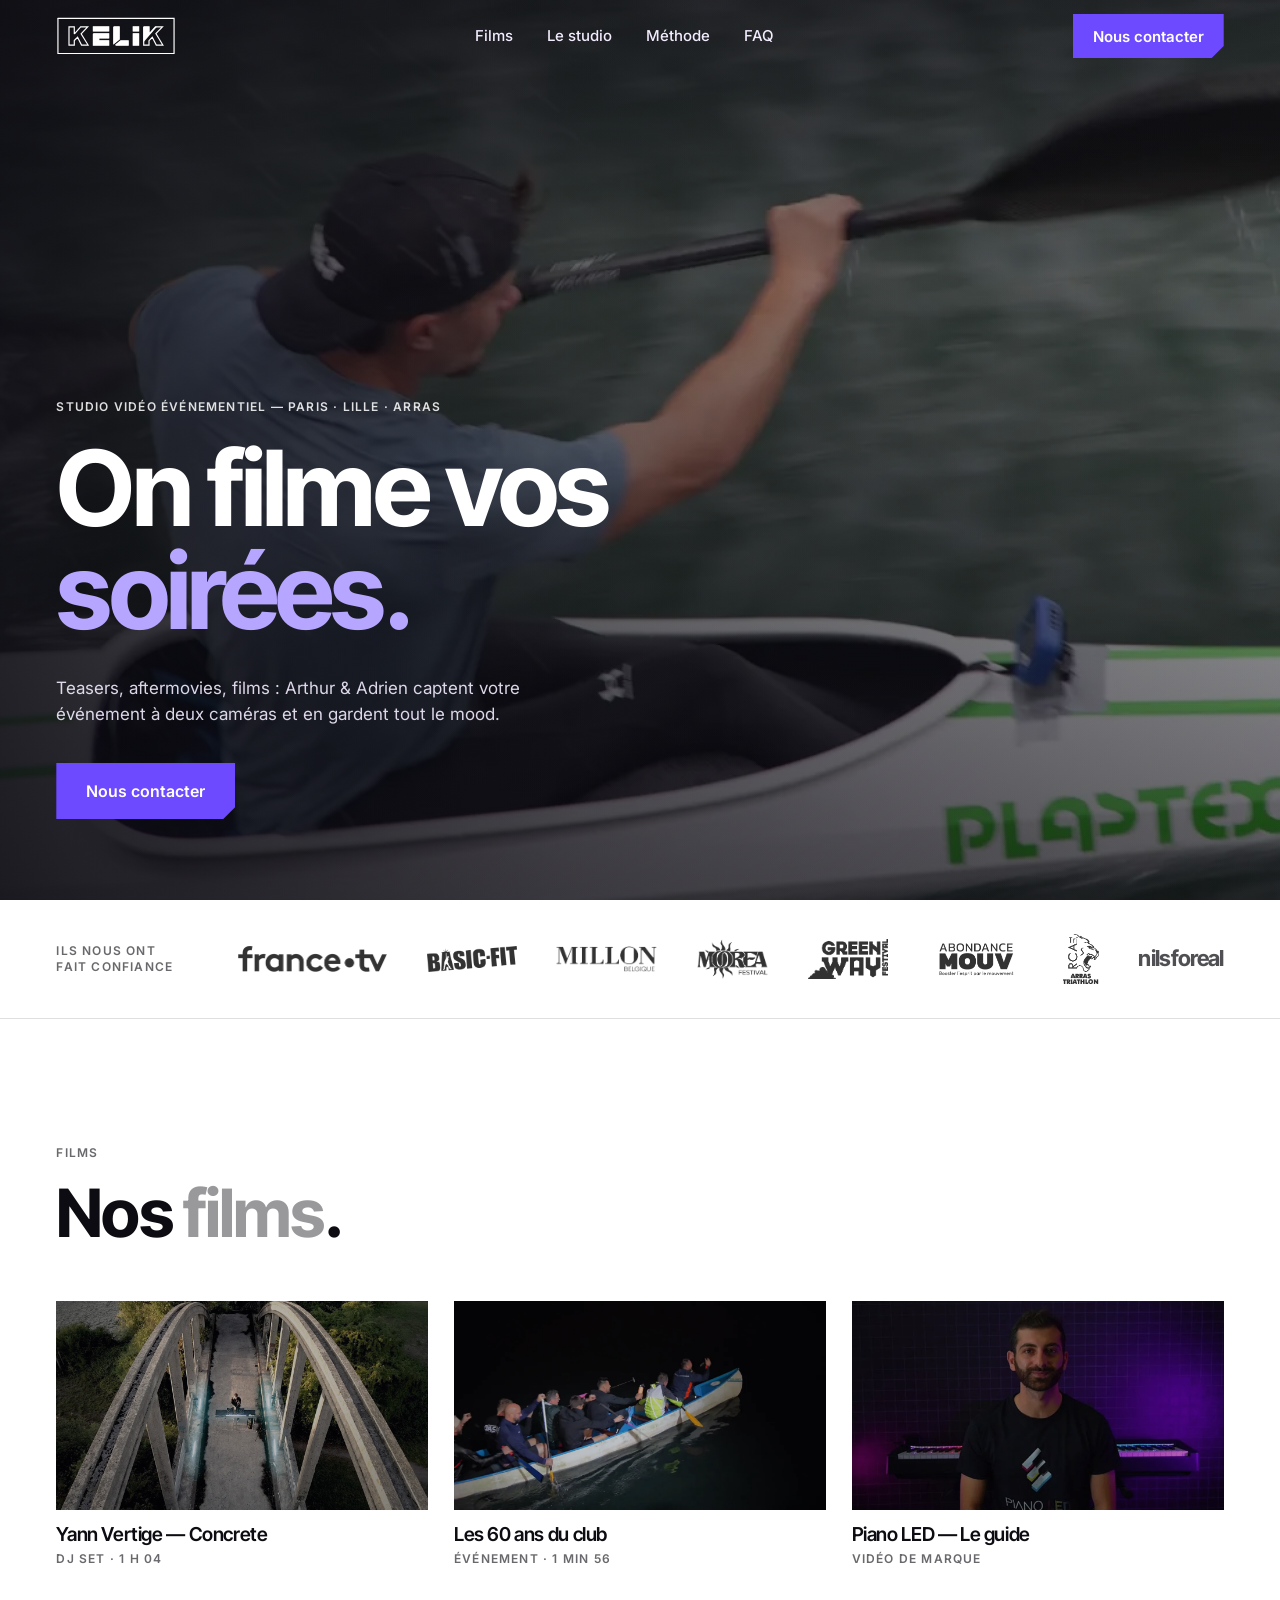
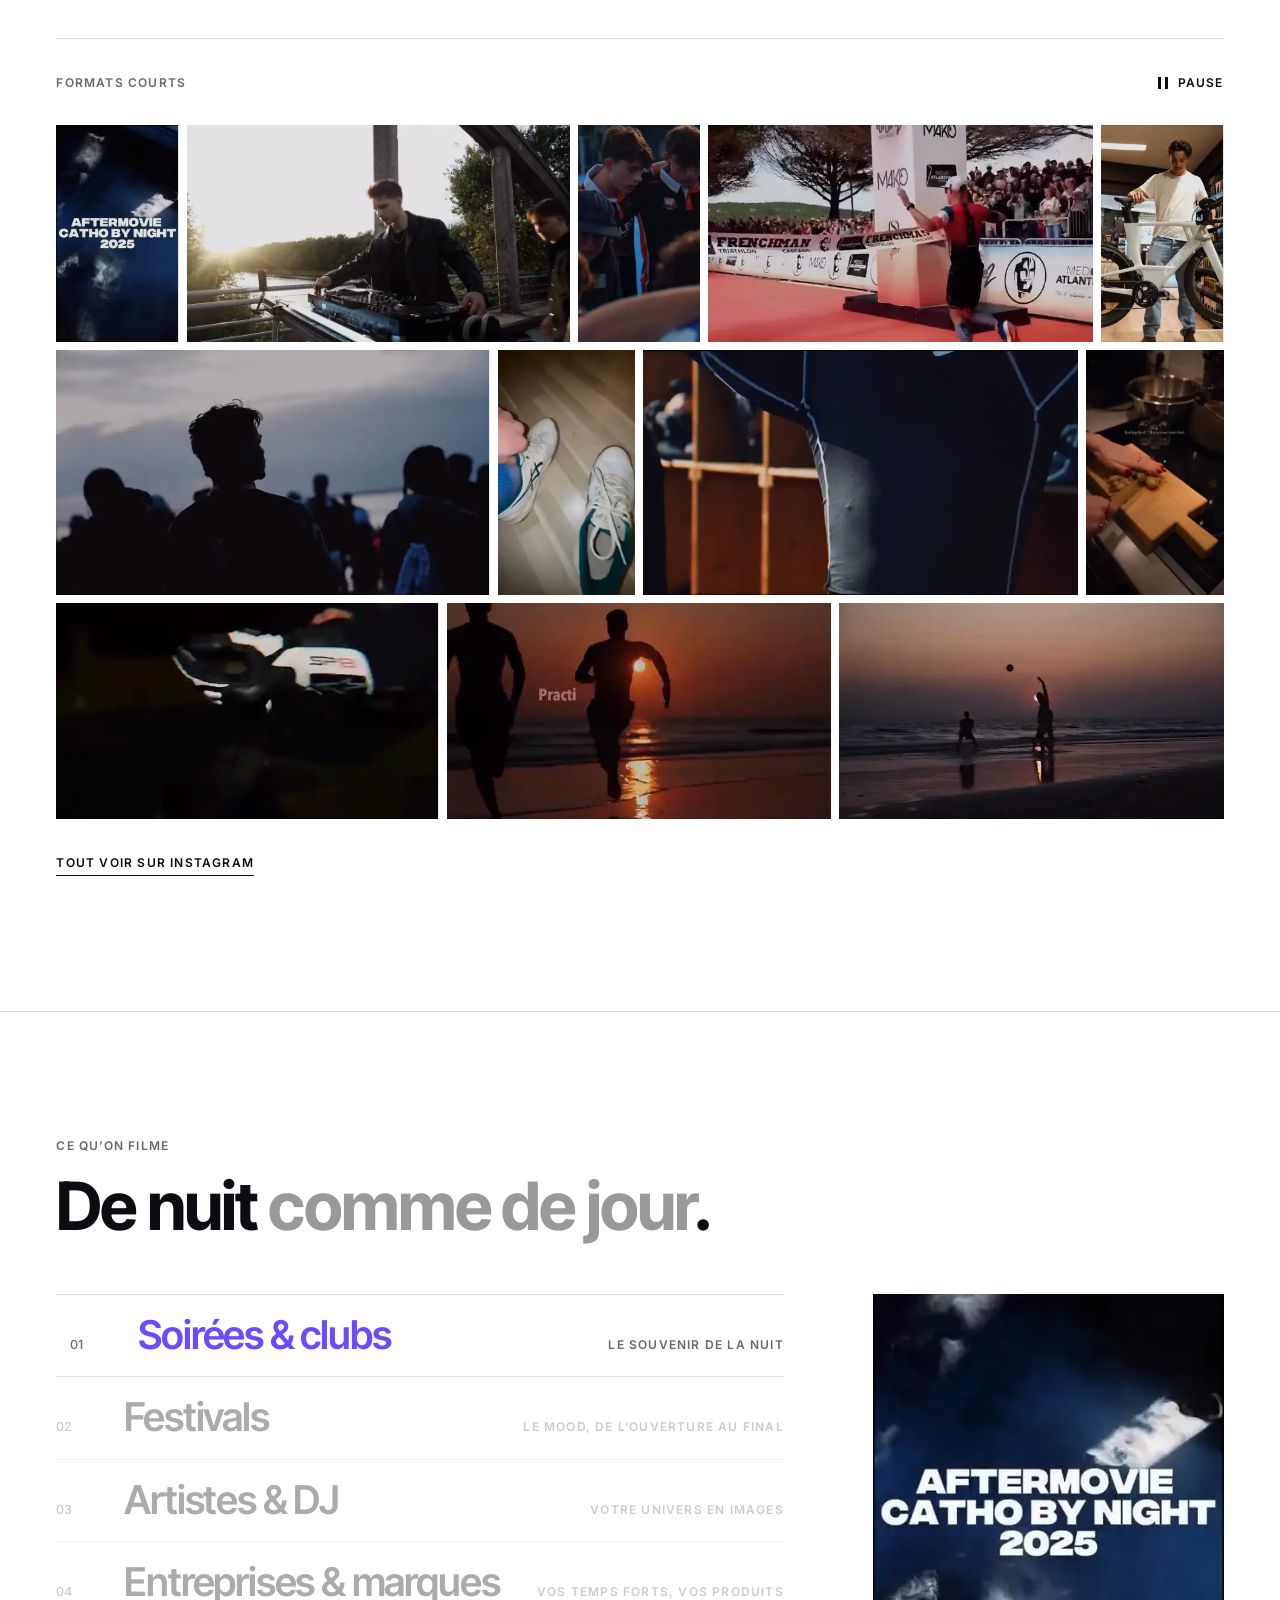
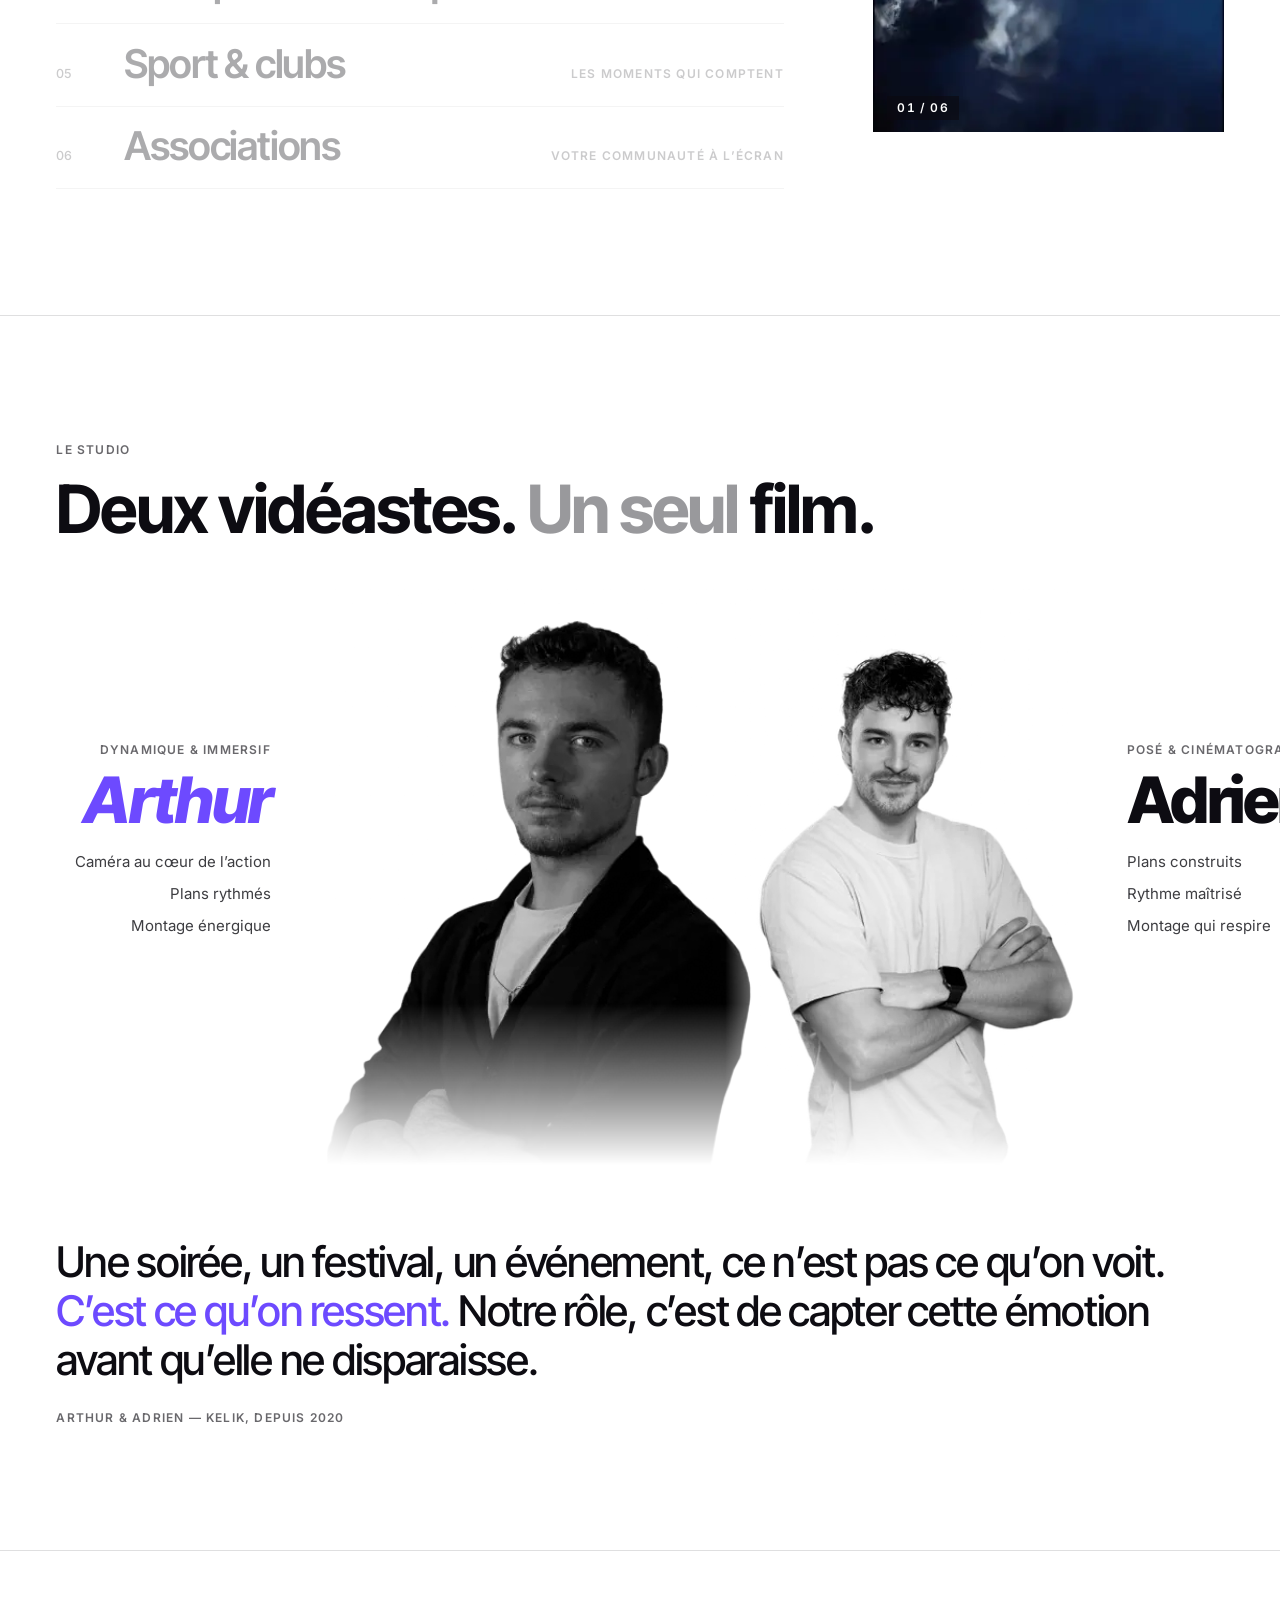
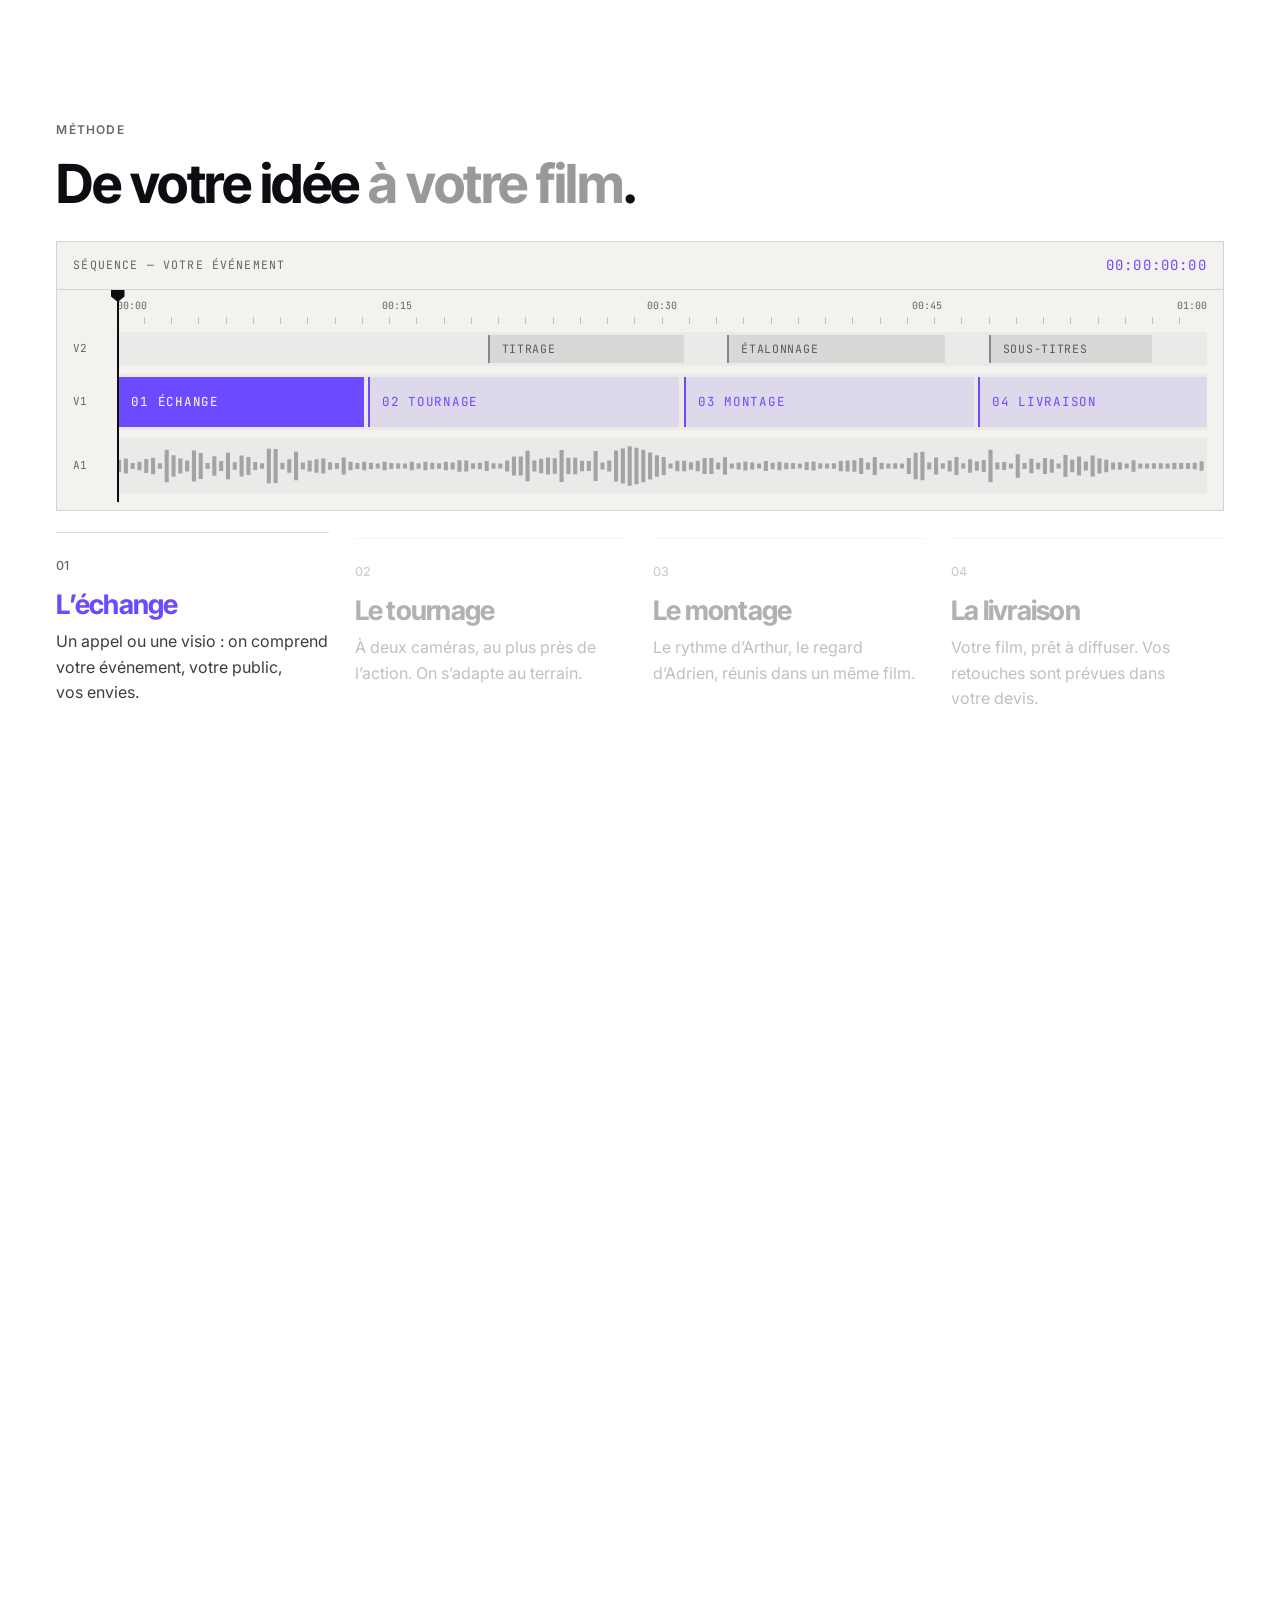
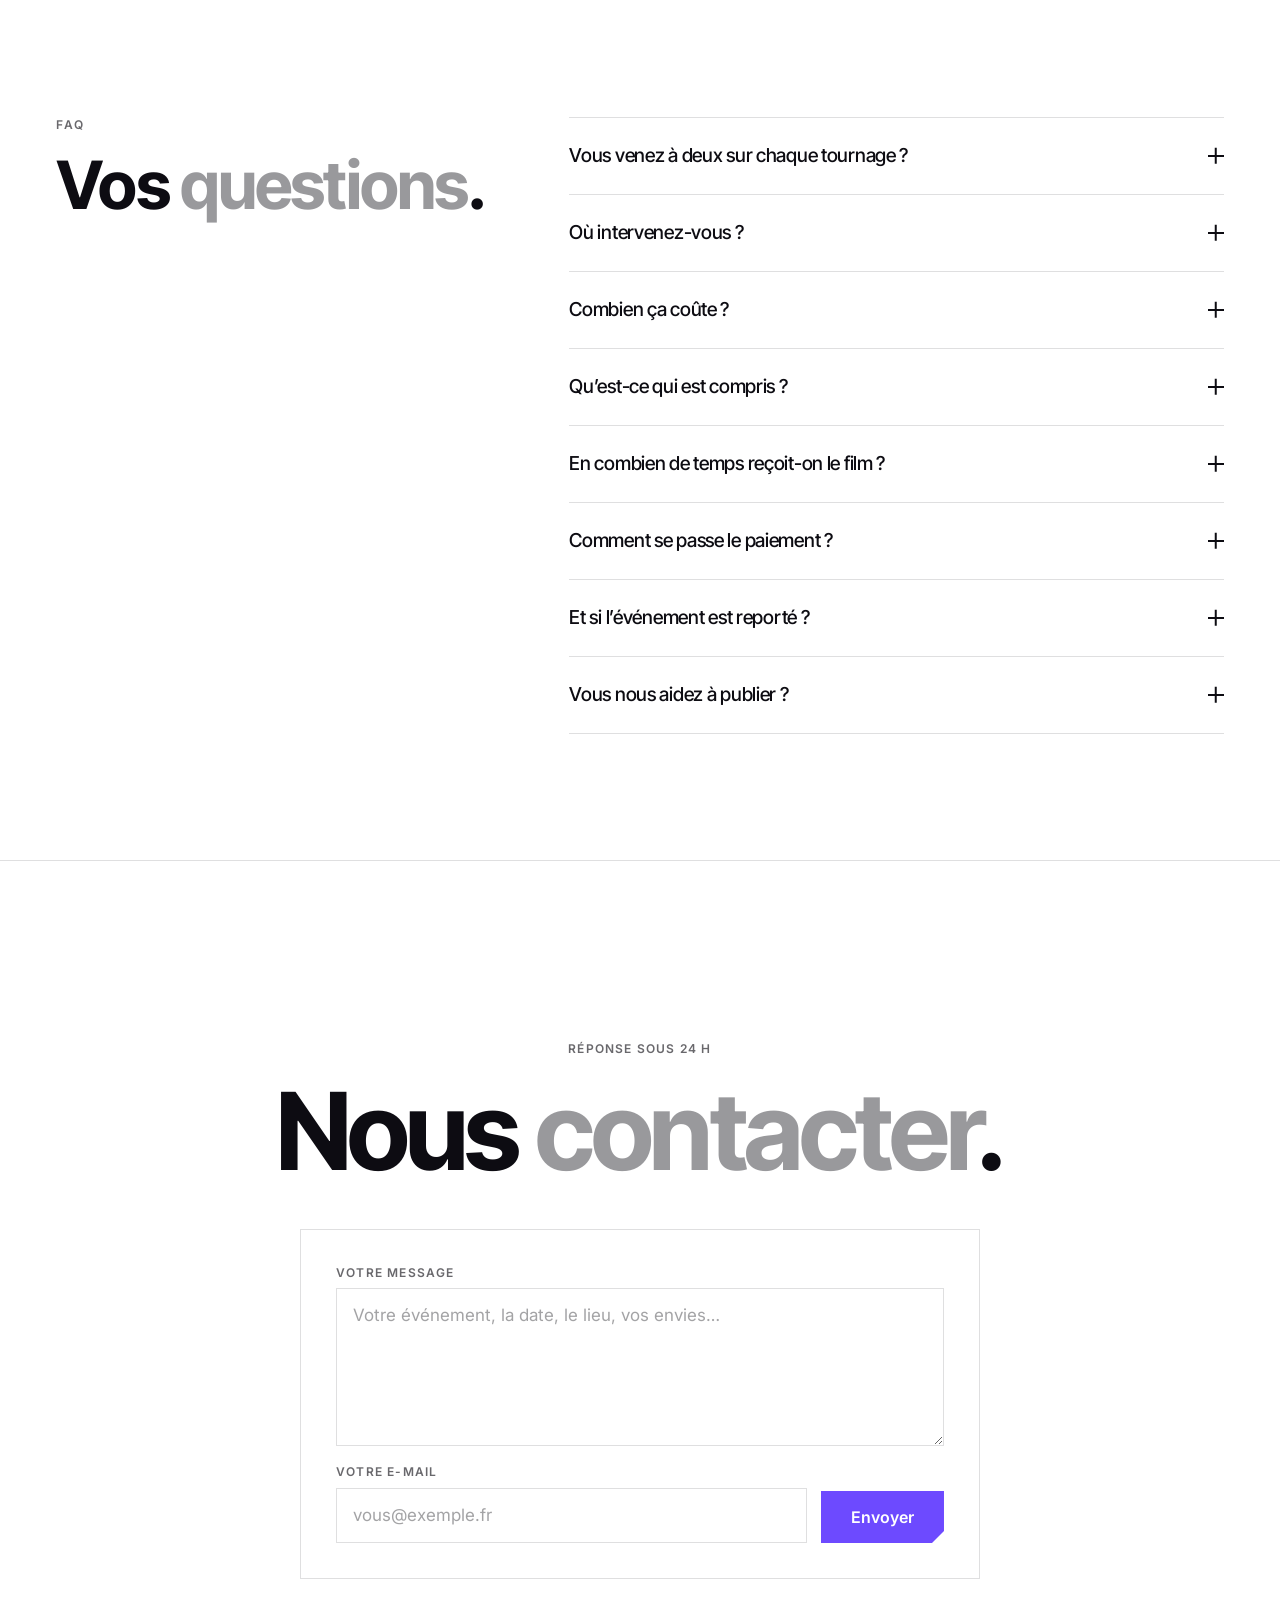
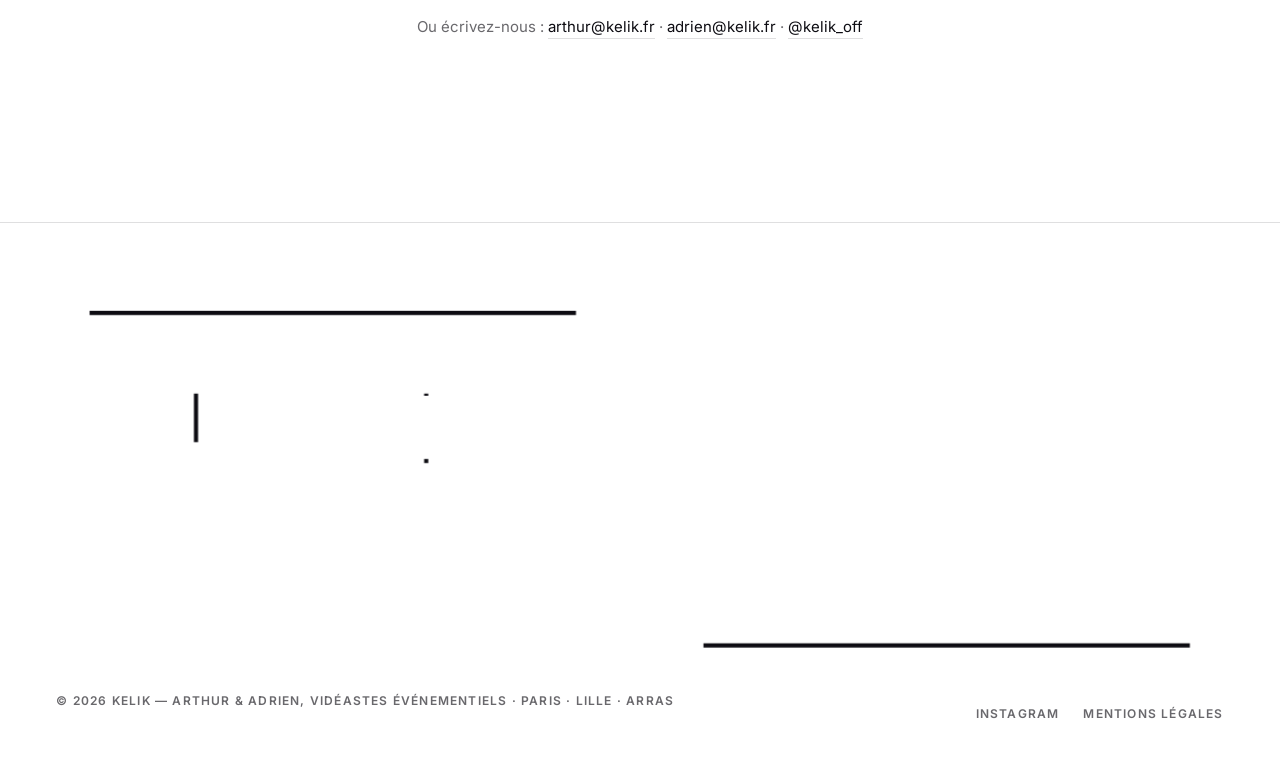
<file: index.html>
<!doctype html>
<html lang="fr" class="no-js" data-cursor="off" data-theme="blanc">
<head>
  <meta charset="utf-8">
  <meta name="viewport" content="width=device-width, initial-scale=1">
  <title>Vidéaste événementiel à Paris, Lille et Arras | Kelik</title>
  <meta name="description" content="Kelik, duo de vidéastes à Paris, Lille et Arras : aftermovies, teasers et films de vos soirées, festivals, séminaires et matchs. Devis gratuit sous 24 h.">
  <meta name="robots" content="index, follow, max-image-preview:large, max-video-preview:-1">
  <!-- Adresse officielle du site. À remplacer par https://kelik.fr/ partout (ici, sitemap.xml, robots.txt) le jour où le domaine pointe vers le site. -->
  <link rel="canonical" href="https://lamascotte27.github.io/kelik-site/">
  <meta name="theme-color" content="#ffffff">
  <meta name="author" content="Kelik">
  <meta property="og:type" content="website">
  <meta property="og:locale" content="fr_FR">
  <meta property="og:site_name" content="Kelik">
  <meta property="og:url" content="https://lamascotte27.github.io/kelik-site/">
  <meta property="og:title" content="Kelik · On filme vos événements">
  <meta property="og:description" content="Teasers, aftermovies, films : Arthur &amp; Adrien filment votre événement à deux caméras. Paris, Lille, Arras. Devis gratuit sous 24 h.">
  <meta property="og:image" content="https://lamascotte27.github.io/kelik-site/assets/og.jpg">
  <meta property="og:image:width" content="1200">
  <meta property="og:image:height" content="630">
  <meta property="og:image:alt" content="Kelik, on filme vos événements">
  <meta name="twitter:card" content="summary_large_image">
  <meta name="twitter:title" content="Kelik · On filme vos événements">
  <meta name="twitter:description" content="Teasers, aftermovies, films : Arthur &amp; Adrien filment votre événement à deux caméras. Paris, Lille, Arras.">
  <meta name="twitter:image" content="https://lamascotte27.github.io/kelik-site/assets/og.jpg">
  <link rel="icon" href="assets/favicon.svg" type="image/svg+xml">
  <link rel="icon" href="assets/favicon-96.png" type="image/png" sizes="96x96">
  <link rel="apple-touch-icon" href="assets/apple-touch-icon.png">
  <link rel="preload" as="image" href="assets/video/kelik-loop-poster.webp" fetchpriority="high">
  <link rel="preconnect" href="https://fonts.googleapis.com">
  <link rel="preconnect" href="https://fonts.gstatic.com" crossorigin>
  <link href="https://fonts.googleapis.com/css2?family=Inter:wght@400;500;600;700&family=Inter+Tight:ital,wght@0,500;0,600;0,700;0,800;1,800&family=JetBrains+Mono:wght@400;500&display=swap" rel="stylesheet">
  <link rel="stylesheet" href="site.css?v=28">
  <script>document.documentElement.classList.replace('no-js', 'js');</script>
  <!-- Thème : fond blanc par défaut. ?theme=nuit affiche l'ancienne version sombre, ?theme=blanc y revient. -->
  <script>try{var t=new URLSearchParams(location.search).get('theme');if(t)sessionStorage.setItem('kelik-theme',t);if((t||sessionStorage.getItem('kelik-theme'))==='nuit')document.documentElement.removeAttribute('data-theme')}catch(e){}</script>
  <script type="application/ld+json">
{
 "@context": "https://schema.org",
 "@graph": [
  {
   "@type": "ProfessionalService",
   "@id": "https://lamascotte27.github.io/kelik-site/#kelik",
   "name": "Kelik",
   "url": "https://lamascotte27.github.io/kelik-site/",
   "description": "Studio vidéo événementiel : aftermovies, teasers et films de soirées, festivals, séminaires, lancements et événements sportifs. Deux vidéastes, Arthur et Adrien, sur chaque tournage.",
   "logo": "https://lamascotte27.github.io/kelik-site/assets/icone-512.png",
   "image": "https://lamascotte27.github.io/kelik-site/assets/og.jpg",
   "email": "arthur@kelik.fr",
   "foundingDate": "2020",
   "areaServed": [
    {
     "@type": "City",
     "name": "Paris"
    },
    {
     "@type": "City",
     "name": "Lille"
    },
    {
     "@type": "City",
     "name": "Arras"
    }
   ],
   "founder": [
    {
     "@type": "Person",
     "name": "Arthur"
    },
    {
     "@type": "Person",
     "name": "Adrien"
    }
   ],
   "knowsAbout": [
    "vidéo événementielle",
    "aftermovie",
    "teaser",
    "captation vidéo",
    "film d’entreprise",
    "vidéo sportive"
   ],
   "sameAs": [
    "https://www.instagram.com/kelik_off/"
   ]
  },
  {
   "@type": "WebSite",
   "@id": "https://lamascotte27.github.io/kelik-site/#site",
   "url": "https://lamascotte27.github.io/kelik-site/",
   "name": "Kelik",
   "inLanguage": "fr-FR",
   "publisher": {
    "@id": "https://lamascotte27.github.io/kelik-site/#kelik"
   }
  },
  {
   "@type": "FAQPage",
   "@id": "https://lamascotte27.github.io/kelik-site/#faq",
   "mainEntity": [
    {
     "@type": "Question",
     "name": "Vous venez à deux sur chaque tournage ?",
     "acceptedAnswer": {
      "@type": "Answer",
      "text": "Oui, toujours. Arthur et Adrien filment ensemble : l’un au cœur de l’action, l’autre sur des plans plus construits. Au montage, les deux regards se complètent dans un même film."
     }
    },
    {
     "@type": "Question",
     "name": "Où intervenez-vous ?",
     "acceptedAnswer": {
      "@type": "Answer",
      "text": "On est basés entre Paris, Lille et Arras. Votre événement est ailleurs ? Indiquez-le dans votre demande, on regarde ensemble."
     }
    },
    {
     "@type": "Question",
     "name": "Combien ça coûte ?",
     "acceptedAnswer": {
      "@type": "Answer",
      "text": "Chaque projet est différent. Écrivez-nous quelques mots sur votre événement : on vous envoie un devis gratuit et détaillé sous 24 h, sans engagement."
     }
    },
    {
     "@type": "Question",
     "name": "Qu’est-ce qui est compris ?",
     "acceptedAnswer": {
      "@type": "Answer",
      "text": "Le matériel professionnel 4K (caméras, optiques, éclairage, micros), le montage, l’étalonnage, le mixage, les exports adaptés à vos supports, l’assurance responsabilité civile professionnelle et l’archivage de vos fichiers pendant 6 mois."
     }
    },
    {
     "@type": "Question",
     "name": "En combien de temps reçoit-on le film ?",
     "acceptedAnswer": {
      "@type": "Answer",
      "text": "Entre 10 jours ouvrés et 3 semaines, selon la durée du film et le nombre de formats. Le délai exact est écrit sur votre devis. Besoin du film plus vite ? Précisez-le dans votre demande."
     }
    },
    {
     "@type": "Question",
     "name": "Comment se passe le paiement ?",
     "acceptedAnswer": {
      "@type": "Answer",
      "text": "Un acompte de 50 % à la signature du devis réserve votre date de tournage. Le solde est réglé à la livraison."
     }
    },
    {
     "@type": "Question",
     "name": "Et si l’événement est reporté ?",
     "acceptedAnswer": {
      "@type": "Answer",
      "text": "Le report ou l’annulation est sans frais jusqu’à 7 jours avant le tournage."
     }
    },
    {
     "@type": "Question",
     "name": "Vous nous aidez à publier ?",
     "acceptedAnswer": {
      "@type": "Answer",
      "text": "Oui. Des formats verticaux pour vos réseaux et un plan de publication (quoi poster, quand, avec quelle légende) peuvent être ajoutés à votre demande."
     }
    }
   ]
  }
 ]
}
  </script>
</head>
<body>
<script src="assets/kelik.js?v=1"></script>

<!-- ============ INTRO : on entre dans le K ============ -->
<div class="intro" id="intro" aria-hidden="true">
  <svg id="intro-svg" preserveAspectRatio="xMidYMid meet">
    <defs><clipPath id="i-kclip"><path d="M359.4 531.4H437.7V627.3L520.2 531.4H623.5L531.5 626.7L627.3 784.6H532.2L477.6 678.8L437.7 725.3V784.6H359.4Z"/></clipPath></defs>
    <path class="i-mask" fill-rule="evenodd" d="M-60000 -60000H60000V60000H-60000Z M359.4 531.4H437.7V627.3L520.2 531.4H623.5L531.5 626.7L627.3 784.6H532.2L477.6 678.8L437.7 725.3V784.6H359.4Z"/>
    <path class="i-cover" d="M359.4 531.4H437.7V627.3L520.2 531.4H623.5L531.5 626.7L627.3 784.6H532.2L477.6 678.8L437.7 725.3V784.6H359.4Z"/>
    <path class="i-frame" pathLength="1" d="M212.55 418.25H1791.45V897.85H212.55Z"/>
    <path class="i-kout" pathLength="1" clip-path="url(#i-kclip)" d="M359.4 531.4H437.7V627.3L520.2 531.4H623.5L531.5 626.7L627.3 784.6H532.2L477.6 678.8L437.7 725.3V784.6H359.4Z"/>
    <path class="i-l" style="--i:0" d="M692 531.4H905.1V593.1H692Z M692 625.1H905.1V686.9H769.7V722.3H905.1V784.6H692Z"/>
    <path class="i-l" style="--i:1" d="M969.7 531.4H1047.4V702.4L969.7 765.9Z M1065.1 722.3H1169.7V784.6H988.9Z"/>
    <path class="i-l" style="--i:2" d="M1234.3 531.4H1312V592.6H1234.3Z M1234.3 625.7H1312V784.6H1234.3Z"/>
    <path class="i-l" style="--i:3" d="M1376 531.4H1454.3V627.3L1536.8 531.4H1640.1L1548.1 626.7L1643.9 784.6H1548.8L1494.2 678.8L1454.3 725.3V784.6H1376Z"/>
  </svg>
  <button class="intro-skip" id="intro-skip" type="button">Passer l’intro</button>
</div>

<a class="skip" href="#films">Aller au contenu</a>

<!-- ============ EN-TÊTE ============ -->
<header class="hd" id="hd">
  <a href="#top" class="hd-logo" aria-label="Kelik — accueil">
    <!-- Le logo se dessine à l'arrivée sur le site (reprise de l'animation kelik-logo.mp4, en vectoriel et sans fond) -->
    <svg class="hdl" id="hdl" viewBox="198 403 1604 506" aria-hidden="true" focusable="false">
      <defs>
        <clipPath id="hdl-sweep"><polygon class="hdl-sweep-shape" points="300,500 1922,500 1650,815 300,815"/></clipPath>
        <filter id="hdl-bloom" x="-20%" y="-60%" width="140%" height="220%"><feGaussianBlur stdDeviation="34"/></filter>
      </defs>
      <g id="hdl-mark">
        <path class="hdl-line hdl-frame" pathLength="1000" d="M209 417 H1788 V898"/>
        <path class="hdl-line hdl-frame" pathLength="1000" d="M1791 895 H212 V414"/>
        <g data-l="k1"><path class="hdl-line" pathLength="1000" d="M362 533 L362 780 L434 780 L434 719.3 L478.3 674.4 L532.3 780 L621.1 780 L526.7 626.1 L615.5 533 L519.9 533 L440 625.2 L434 623.2 L434 533Z"/></g>
        <g data-l="e"><path class="hdl-line" pathLength="1000" d="M693 533 L693 589 L901 589 L901 533Z"/><path class="hdl-line" pathLength="1000" d="M693 627 L693 780 L901 780 L901 722.5 L766.5 722.5 L766.5 683 L901 683 L901 627Z"/></g>
        <g data-l="l"><path class="hdl-line" pathLength="1000" d="M970 533 L970 758.3 L1043 700.1 L1043 533Z"/><path class="hdl-line" pathLength="1000" d="M994.6 780 L1165 780 L1165 724 L1064.6 724Z"/></g>
        <g data-l="i"><path class="hdl-line" pathLength="1000" d="M1234 533 L1234 588.5 L1307 588.5 L1307 533Z"/><path class="hdl-line" pathLength="1000" d="M1234 627 L1234 780 L1307 780 L1307 627Z"/></g>
        <g data-l="k2"><path class="hdl-line" pathLength="1000" d="M1376 533 L1376 780 L1448 780 L1448 720.3 L1492.2 674.4 L1546.8 780 L1636.1 780 L1541.2 625.1 L1630.4 533 L1534.9 533 L1454 625.2 L1448 623.2 L1448 533Z"/></g>
        <g clip-path="url(#hdl-sweep)">
          <path class="hdl-solid" d="M690 530 L690 592 L904 592 L904 530Z M690 624 L690 783 L904 783 L904 719.5 L769.5 719.5 L769.5 686 L904 686 L904 624Z"/>
          <path class="hdl-solid" d="M967 530 L967 764.5 L1046 701.5 L1046 530Z M986 783 L1168 783 L1168 721 L1063.5 721Z"/>
          <path class="hdl-solid" d="M1231 530 L1231 591.5 L1310 591.5 L1310 530Z M1231 624 L1231 783 L1310 783 L1310 624Z"/>
          <path class="hdl-solid" d="M1373 530 L1373 783 L1451 783 L1451 721.5 L1491.5 679.5 L1545 783 L1641.5 783 L1545 625.5 L1637.5 530 L1533.5 530 L1451 624 L1451 530Z"/>
        </g>
      </g>
      <use class="hdl-glow" href="#hdl-mark" filter="url(#hdl-bloom)" opacity="0"/>
    </svg>
  </a>
  <nav class="hd-nav" id="hd-nav" aria-label="Navigation principale">
    <a href="#films">Films</a>
    <a href="#studio">Le studio</a>
    <a href="#methode">Méthode</a>
    <a href="#faq">FAQ</a>
  </nav>
  <a class="btn btn-sm hd-cta" href="#demande" data-contact>Nous contacter</a>
  <button class="hd-burger" id="burger" type="button" aria-label="Ouvrir le menu" aria-expanded="false" aria-controls="hd-nav"><span></span><span></span></button>
</header>

<main>

<!-- ============ HERO : la vidéo en plein écran ============ -->
<section class="hero" id="top">
  <video class="hero-bg" id="hero-video" muted loop playsinline preload="auto" poster="assets/video/kelik-loop-poster.webp" aria-hidden="true" tabindex="-1">
    <source src="assets/video/kelik-loop.mp4" type="video/mp4">
  </video>
  <div class="hero-shade" aria-hidden="true"></div>

  <div class="wrap hero-body">
    <p class="label rise" style="--d:.05s">Studio vidéo événementiel — Paris · Lille · Arras</p>
    <h1 class="hero-title rise" style="--d:.15s">
      <span class="sr-only">On filme vos soirées, festivals, séminaires, matchs et lancements.</span>
      <span aria-hidden="true">On filme vos</span>
      <span class="rot" id="rot" aria-hidden="true"><span class="rot-w">soirées.</span></span>
    </h1>
    <p class="hero-lead rise" style="--d:.3s">Teasers, aftermovies, films : Arthur &amp; Adrien captent votre événement à deux caméras et en gardent tout le mood.</p>
    <div class="actions rise" style="--d:.42s">
      <a class="btn" href="#demande" data-contact>Nous contacter</a>
    </div>
  </div>

</section>

<!-- ============ CLIENTS ============ -->
<section class="clients" aria-label="Ils nous ont fait confiance">
  <div class="wrap">
    <p class="label">Ils nous ont fait confiance</p>
    <ul class="logos">
      <li><img src="assets/img/clients/francetv.webp" alt="France.tv" width="299" height="52" loading="lazy"></li>
      <li><img src="assets/img/clients/basicfit.webp" alt="Basic-Fit" width="260" height="75" loading="lazy"></li>
      <li><img src="assets/img/clients/millon.webp" alt="Millon Belgique" width="466" height="120" loading="lazy"></li>
      <li><img class="tall" src="assets/img/clients/moorea.webp" alt="Mörea Festival" width="365" height="206" loading="lazy"></li>
      <li><img class="tall" src="assets/img/clients/greenway.webp" alt="Greenway Festival" width="442" height="221" loading="lazy"></li>
      <li><img class="tall" src="assets/img/clients/abondance.webp" alt="Abondance Mouv" width="386" height="160" loading="lazy"></li>
      <li><img class="xtall" src="assets/img/clients/rca.webp" alt="RCA Arras Triathlon" width="122" height="173" loading="lazy"></li>
      <li class="logo-txt">nilsforeal</li>
    </ul>
  </div>
</section>

<!-- ============ FILMS ============ -->
<section class="sec" id="films">
  <div class="wrap">
    <header class="sec-head rv">
      <p class="label">Films</p>
      <h2>Nos <span class="outline">films</span>.</h2>
    </header>

    <div class="feat-grid feat-3">
      <a class="film feat rv" id="feat-vertige" href="https://youtu.be/vug3bnl-JW4" target="_blank" rel="noopener" data-youtube="vug3bnl-JW4" data-title="Yann Vertige — Concrete" data-meta="DJ set · 1 h 04">
        <div class="film-media"><img src="assets/img/yt-vertige.webp" alt="Yann Vertige mixe au milieu d’un pont en béton, vu du ciel" width="1280" height="720" loading="lazy"><span class="play" aria-hidden="true"></span></div>
        <div class="film-cap"><h3>Yann Vertige — Concrete</h3><p>DJ set · 1 h 04</p></div>
      </a>
      <a class="film feat rv" id="film-60" href="assets/video/kelik-60-ans.mp4" data-video="assets/video/kelik-60-ans.mp4" data-poster="assets/video/kelik-60-ans-poster.webp" data-wide data-title="Les 60 ans du club" data-meta="Événement · Arras · 1 min 56">
        <div class="film-media"><img src="assets/img/film-60ans.webp" alt="Un équipage pagaie de nuit dans un grand canoë, pour les 60 ans du club" width="1280" height="720" loading="lazy"><span class="play" aria-hidden="true"></span></div>
        <div class="film-cap"><h3>Les 60 ans du club</h3><p>Événement · 1 min 56</p></div>
      </a>
      <a class="film feat rv" id="feat-pianoled" href="https://youtu.be/cMF_G9wre1U" target="_blank" rel="noopener" data-youtube="cMF_G9wre1U" data-title="Piano LED — Le guide" data-meta="Vidéo de marque">
        <div class="film-media"><img src="assets/img/yt-pianoled.webp" alt="Présentateur devant deux claviers éclairés par des LED" width="1280" height="720" loading="lazy"><span class="play" aria-hidden="true"></span></div>
        <div class="film-cap"><h3>Piano LED — Le guide</h3><p>Vidéo de marque</p></div>
      </a>
    </div>

    <div class="shorts-head rv">
      <p class="label">Formats courts</p>
      <button class="motion" type="button" data-motion aria-pressed="false"><span class="motion-ico" aria-hidden="true"></span><span class="motion-txt">Pause</span></button>
    </div>
    <!-- Le mur : tous les extraits (muets, 12 s) visibles d'un coup, chacun à son format d'origine. Au clic : le reel sur Instagram. -->
    <div class="wall rv" id="wall">
      <a class="film reel ext" id="film-catho" href="https://www.instagram.com/reel/DP1pUKXjQw6/" target="_blank" rel="noopener" aria-label="La Catho by Night — voir le reel sur Instagram (nouvel onglet)" style="--arn:0.5639">
        <div class="film-media"><video muted loop playsinline preload="none" poster="assets/video/reels/catho-by-night.webp" data-src="assets/video/reels/catho-by-night.mp4" width="406" height="720" aria-label="Aftermovie de la Catho by Night : la foule devant la scène" tabindex="-1"></video></div>
      </a>
      <a class="film reel ext" id="film-djset" href="https://www.instagram.com/reel/DYmKwOEIw5j/" target="_blank" rel="noopener" aria-label="DJ set au coucher du soleil — voir le reel sur Instagram (nouvel onglet)" style="--arn:1.7708">
        <div class="film-media"><video muted loop playsinline preload="none" poster="assets/video/reels/dj-set.webp" data-src="assets/video/reels/dj-set.mp4" width="850" height="480" aria-label="Un DJ mixe en plein air au coucher du soleil" tabindex="-1"></video></div>
      </a>
      <a class="film reel ext" id="film-hockey" href="https://www.instagram.com/reel/DRFXdhhiDh2/" target="_blank" rel="noopener" aria-label="Iris Hockey Lambersart – Nantes — voir le reel sur Instagram (nouvel onglet)" style="--arn:0.5639">
        <div class="film-media"><video muted loop playsinline preload="none" poster="assets/video/reels/ihl-nantes.webp" data-src="assets/video/reels/ihl-nantes.mp4" width="406" height="720" aria-label="Match de hockey sur gazon de l’Iris Hockey Lambersart" tabindex="-1"></video></div>
      </a>
      <a class="film reel ext" id="film-frenchman" href="https://www.instagram.com/reel/DYcALkMoHGg/" target="_blank" rel="noopener" aria-label="Frenchman 2026, l’arrivée — voir le reel sur Instagram (nouvel onglet)" style="--arn:1.7765">
        <div class="film-media"><video muted loop playsinline preload="none" poster="assets/video/reels/frenchman-arrivee.webp" data-src="assets/video/reels/frenchman-arrivee.mp4" width="636" height="358" aria-label="Un triathlète franchit la ligne d’arrivée du Frenchman" tabindex="-1"></video></div>
      </a>
      <a class="film reel ext" id="film-velo" href="https://www.instagram.com/reel/DZFxWLkC_8N/" target="_blank" rel="noopener" aria-label="Le nouveau vélo de Clément — voir le reel sur Instagram (nouvel onglet)" style="--arn:0.5639">
        <div class="film-media"><video muted loop playsinline preload="none" poster="assets/video/reels/velo-clement.webp" data-src="assets/video/reels/velo-clement.mp4" width="406" height="720" aria-label="Un triathlète découvre son nouveau vélo" tabindex="-1"></video></div>
      </a>
      <a class="film reel ext" id="film-depart" href="https://www.instagram.com/reel/DYZPcYBoRJC/" target="_blank" rel="noopener" aria-label="Frenchman 2026, le départ — voir le reel sur Instagram (nouvel onglet)" style="--arn:1.7708">
        <div class="film-media"><video muted loop playsinline preload="none" poster="assets/video/reels/frenchman-depart.webp" data-src="assets/video/reels/frenchman-depart.mp4" width="850" height="480" aria-label="Des nageurs se préparent au départ du Frenchman" tabindex="-1"></video></div>
      </a>
      <a class="film reel ext" id="film-padel" href="https://www.instagram.com/reel/DUWr4jSCK1H/" target="_blank" rel="noopener" aria-label="Night padel session — voir le reel sur Instagram (nouvel onglet)" style="--arn:0.5625">
        <div class="film-media"><video muted loop playsinline preload="none" poster="assets/video/reels/padel.webp" data-src="assets/video/reels/padel.mp4" width="360" height="640" aria-label="Une session de padel filmée de nuit" tabindex="-1"></video></div>
      </a>
      <a class="film reel ext" id="film-ihl" href="https://www.instagram.com/reel/DRg1qVMiASo/" target="_blank" rel="noopener" aria-label="Iris Hockey Lambersart — voir le reel sur Instagram (nouvel onglet)" style="--arn:1.7750">
        <div class="film-media"><video muted loop playsinline preload="none" poster="assets/video/reels/ihl.webp" data-src="assets/video/reels/ihl.mp4" width="852" height="480" aria-label="Entraînement et match de l’Iris Hockey Lambersart" tabindex="-1"></video></div>
      </a>
      <a class="film reel ext" id="film-reset" href="https://www.instagram.com/reel/DVJtMtjCJ2C/" target="_blank" rel="noopener" aria-label="Reset shot — voir le reel sur Instagram (nouvel onglet)" style="--arn:0.5625">
        <div class="film-media"><video muted loop playsinline preload="none" poster="assets/video/reels/reset-shot.webp" data-src="assets/video/reels/reset-shot.mp4" width="360" height="640" aria-label="Préparation d’un jus carotte, gingembre, citron" tabindex="-1"></video></div>
      </a>
      <a class="film reel ext" id="film-moto" href="https://www.instagram.com/reel/DQHa6ZYiND9/" target="_blank" rel="noopener" aria-label="Moto, de nuit — voir le reel sur Instagram (nouvel onglet)" style="--arn:1.7667">
        <div class="film-media"><video muted loop playsinline preload="none" poster="assets/video/reels/moto.webp" data-src="assets/video/reels/moto.mp4" width="636" height="360" aria-label="Une moto filmée de nuit, phares allumés" tabindex="-1"></video></div>
      </a>
      <a class="film reel ext" id="film-sunset" href="https://www.instagram.com/reel/DblosrAI5oE/" target="_blank" rel="noopener" aria-label="Coucher de soleil — voir le reel sur Instagram (nouvel onglet)" style="--arn:1.7765">
        <div class="film-media"><video muted loop playsinline preload="none" poster="assets/video/reels/sunset-bretagne.webp" data-src="assets/video/reels/sunset-bretagne.mp4" width="636" height="358" aria-label="Deux silhouettes courent dans l’eau au coucher du soleil" tabindex="-1"></video></div>
      </a>
      <a class="film reel ext" id="film-ete" href="https://www.instagram.com/reel/DbDcpXmIy2m/" target="_blank" rel="noopener" aria-label="Fin de journée d’été — voir le reel sur Instagram (nouvel onglet)" style="--arn:1.7765">
        <div class="film-media"><video muted loop playsinline preload="none" poster="assets/video/reels/sunset-ete.webp" data-src="assets/video/reels/sunset-ete.mp4" width="636" height="358" aria-label="Des amis jouent au ballon sur la plage au coucher du soleil" tabindex="-1"></video></div>
      </a>
    </div>
    <p class="wall-foot rv"><a class="link" href="https://www.instagram.com/arthur_msct/" target="_blank" rel="noopener">Tout voir sur Instagram</a></p>
  </div>
</section>

<!-- ============ CE QU'ON FILME ============ -->
<section class="idx-sec" id="domaines">
  <!-- La liste avance d'un numéro à mesure qu'on scrolle, de 01 à 06, sans figer la page -->
  <div class="idx-scroll" id="idx-scroll">
    <div class="idx-pin">
      <div class="wrap">
        <header class="sec-head">
          <p class="label">Ce qu’on filme</p>
          <h2>De nuit <span class="outline">comme de jour</span>.</h2>
        </header>
        <div class="idx">
          <ol class="idx-list">
        <li class="idx-row" data-img="assets/video/reels/catho-by-night.webp"><span class="idx-n">01</span><span class="idx-name">Soirées &amp; clubs</span><span class="idx-line">Le souvenir de la nuit</span></li>
        <li class="idx-row" data-img="assets/img/reel-catho.webp"><span class="idx-n">02</span><span class="idx-name">Festivals</span><span class="idx-line">Le mood, de l’ouverture au final</span></li>
        <li class="idx-row" data-img="assets/img/yt-vertige.webp"><span class="idx-n">03</span><span class="idx-name">Artistes &amp; DJ</span><span class="idx-line">Votre univers en images</span></li>
        <li class="idx-row" data-img="assets/img/yt-pianoled.webp"><span class="idx-n">04</span><span class="idx-name">Entreprises &amp; marques</span><span class="idx-line">Vos temps forts, vos produits</span></li>
        <li class="idx-row" data-img="assets/img/reel-60ans.webp"><span class="idx-n">05</span><span class="idx-name">Sport &amp; clubs</span><span class="idx-line">Les moments qui comptent</span></li>
        <li class="idx-row" data-img="assets/img/reel-danse.webp"><span class="idx-n">06</span><span class="idx-name">Associations</span><span class="idx-line">Votre communauté à l’écran</span></li>
      </ol>
          <div class="idx-view" aria-hidden="true"><img id="idx-img" src="assets/video/reels/catho-by-night.webp" alt=""><span class="idx-count" id="idx-count">01 / 06</span></div>
        </div>
      </div>
    </div>
  </div>
</section>

<!-- ============ LE STUDIO ============ -->
<section class="studio" id="studio">
  <div class="duo-scroll" id="duo-scroll">
    <div class="duo-pin">
      <div class="wrap">
        <header class="sec-head">
          <p class="label">Le studio</p>
          <h2>Deux vidéastes. <span class="outline">Un seul</span> film.</h2>
        </header>
      </div>
      <div class="duo-scene" id="duo-scene">
        <div class="person person-a">
          <div class="p-info">
            <p class="p-role">Dynamique &amp; immersif</p>
            <p class="p-name">Arthur</p>
            <ul class="p-tags"><li style="--i:0">Caméra au cœur de l’action</li><li style="--i:1">Plans rythmés</li><li style="--i:2">Montage énergique</li></ul>
          </div>
          <img class="p-photo" src="assets/img/arthur.webp" alt="Arthur, vidéaste chez Kelik" width="465" height="537" loading="lazy">
        </div>
        <div class="person person-b">
          <img class="p-photo" src="assets/img/adrien.webp" alt="Adrien, vidéaste chez Kelik" width="367" height="552" loading="lazy">
          <div class="p-info">
            <p class="p-role">Posé &amp; cinématographique</p>
            <p class="p-name">Adrien</p>
            <ul class="p-tags"><li style="--i:0">Plans construits</li><li style="--i:1">Rythme maîtrisé</li><li style="--i:2">Montage qui respire</li></ul>
          </div>
        </div>
        <p class="duo-together">Toujours à deux, sur chaque tournage.</p>
      </div>
    </div>
  </div>

  <div class="wrap">
    <p class="statement rv">Une soirée, un festival, un événement, ce n’est pas ce qu’on voit. <em>C’est ce qu’on ressent.</em> Notre rôle, c’est de capter cette émotion avant qu’elle ne disparaisse.</p>
    <p class="statement-sign rv">Arthur &amp; Adrien — Kelik, depuis 2020</p>
  </div>
</section>

<!-- ============ MÉTHODE ============ -->
<section class="method" id="methode">
  <div class="dr-pin">
    <div class="wrap">
      <header class="sec-head">
        <p class="label">Méthode</p>
        <h2>De votre idée <span class="outline">à votre film</span>.</h2>
      </header>

      <div class="nle" id="nle" aria-hidden="true">
        <div class="nle-top"><span>Séquence — votre événement</span><span class="nle-tc" id="nle-tc">00:00:00:00</span></div>
        <div class="nle-body" id="nle-body">
          <div class="ruler"><span>00:00</span><span>00:15</span><span>00:30</span><span>00:45</span><span>01:00</span></div>
          <div class="trk"><span class="tn">V2</span><div class="lane">
            <span class="clip fx" style="--s:34%;--w:18%">Titrage</span>
            <span class="clip fx" style="--s:56%;--w:20%">Étalonnage</span>
            <span class="clip fx" style="--s:80%;--w:15%">Sous-titres</span>
          </div></div>
          <div class="trk"><span class="tn">V1</span><div class="lane">
            <span class="clip step" style="--s:0%;--w:22.6%" data-i="0">01 Échange</span>
            <span class="clip step" style="--s:23%;--w:28.6%" data-i="1">02 Tournage</span>
            <span class="clip step" style="--s:52%;--w:26.6%" data-i="2">03 Montage</span>
            <span class="clip step" style="--s:79%;--w:21%" data-i="3">04 Livraison</span>
          </div></div>
          <div class="trk"><span class="tn">A1</span><div class="lane"><svg class="wave" id="wave" preserveAspectRatio="none"></svg></div></div>
          <div class="playhead" id="playhead"><span></span></div>
        </div>
      </div>

      <ol class="steps">
        <li class="mstep" data-i="0"><span class="mstep-n">01</span><h3>L’échange</h3><p>Un appel ou une visio : on comprend votre événement, votre public, vos envies.</p><span class="mstep-bar" aria-hidden="true"><i></i></span></li>
        <li class="mstep" data-i="1"><span class="mstep-n">02</span><h3>Le tournage</h3><p>À deux caméras, au plus près de l’action. On s’adapte au terrain.</p><span class="mstep-bar" aria-hidden="true"><i></i></span></li>
        <li class="mstep" data-i="2"><span class="mstep-n">03</span><h3>Le montage</h3><p>Le rythme d’Arthur, le regard d’Adrien, réunis dans un même film.</p><span class="mstep-bar" aria-hidden="true"><i></i></span></li>
        <li class="mstep" data-i="3"><span class="mstep-n">04</span><h3>La livraison</h3><p>Votre film, prêt à diffuser. Vos retouches sont prévues dans votre devis.</p><span class="mstep-bar" aria-hidden="true"><i></i></span></li>
      </ol>
    </div>
  </div>
</section>

<!-- ============ AVIS ============ -->


<!-- ============ FAQ ============ -->
<section class="sec" id="faq">
  <div class="wrap faq-wrap">
    <header class="sec-head rv">
      <p class="label">FAQ</p>
      <h2>Vos <span class="outline">questions</span>.</h2>
    </header>
    <div class="faq-list">
      <details class="qa rv"><summary><span>Vous venez à deux sur chaque tournage ?</span><i aria-hidden="true"></i></summary><p>Oui, toujours. Arthur et Adrien filment ensemble : l’un au cœur de l’action, l’autre sur des plans plus construits. Au montage, les deux regards se complètent dans un même film.</p></details>
      <details class="qa rv"><summary><span>Où intervenez-vous ?</span><i aria-hidden="true"></i></summary><p>On est basés entre Paris, Lille et Arras. Votre événement est ailleurs ? Indiquez-le dans votre demande, on regarde ensemble.</p></details>
      <details class="qa rv"><summary><span>Combien ça coûte ?</span><i aria-hidden="true"></i></summary><p>Chaque projet est différent. Écrivez-nous quelques mots sur votre événement : on vous envoie un devis gratuit et détaillé sous 24 h, sans engagement.</p></details>
      <details class="qa rv"><summary><span>Qu’est-ce qui est compris ?</span><i aria-hidden="true"></i></summary><p>Le matériel professionnel 4K (caméras, optiques, éclairage, micros), le montage, l’étalonnage, le mixage, les exports adaptés à vos supports, l’assurance responsabilité civile professionnelle et l’archivage de vos fichiers pendant 6 mois.</p></details>
      <details class="qa rv"><summary><span>En combien de temps reçoit-on le film ?</span><i aria-hidden="true"></i></summary><p>Entre 10 jours ouvrés et 3 semaines, selon la durée du film et le nombre de formats. Le délai exact est écrit sur votre devis. Besoin du film plus vite ? Précisez-le dans votre demande.</p></details>
      <details class="qa rv"><summary><span>Comment se passe le paiement ?</span><i aria-hidden="true"></i></summary><p>Un acompte de 50 % à la signature du devis réserve votre date de tournage. Le solde est réglé à la livraison.</p></details>
      <details class="qa rv"><summary><span>Et si l’événement est reporté ?</span><i aria-hidden="true"></i></summary><p>Le report ou l’annulation est sans frais jusqu’à 7 jours avant le tournage.</p></details>
      <details class="qa rv"><summary><span>Vous nous aidez à publier ?</span><i aria-hidden="true"></i></summary><p>Oui. Des formats verticaux pour vos réseaux et un plan de publication (quoi poster, quand, avec quelle légende) peuvent être ajoutés à votre demande.</p></details>
    </div>
  </div>
</section>

<!-- ============ FAIRE MA DEMANDE ============ -->
<section class="cta" id="demande">
  <div class="wrap">
    <p class="label rv">Réponse sous 24 h</p>
    <h2 class="cta-title rv">Nous <span class="outline">contacter</span>.</h2>
    <form class="contact rv" id="contact" novalidate>
      <input type="text" name="_honey" class="dv-honey" tabindex="-1" autocomplete="off" aria-hidden="true">
      <label class="contact-champ"><span>Votre message</span><textarea name="message" id="contact-message" rows="5" required placeholder="Votre événement, la date, le lieu, vos envies…"></textarea></label>
      <div class="contact-bas">
        <label class="contact-champ"><span>Votre e-mail</span><input type="email" name="email" id="contact-email" autocomplete="email" inputmode="email" required placeholder="vous@exemple.fr"></label>
        <button class="btn" type="submit" id="contact-envoyer">Envoyer</button>
      </div>
      <p class="contact-msg" id="contact-msg" role="status" aria-live="polite"></p>
    </form>
    <p class="cta-alt rv">Ou écrivez-nous : <a href="mailto:arthur@kelik.fr">arthur@kelik.fr</a> · <a href="mailto:adrien@kelik.fr">adrien@kelik.fr</a> · <a href="https://www.instagram.com/kelik_off/" target="_blank" rel="noopener">@kelik_off</a></p>
  </div>
</section>

</main>

<footer class="ft">
  <div class="wrap">
    <div class="ft-logo">
      <!-- Même animation que le logo de l'en-tête : elle se joue quand le bas de page arrive à l'écran, et au survol -->
      <svg class="hdl" id="ftl" viewBox="198 403 1604 506" aria-hidden="true" focusable="false">
        <defs>
          <clipPath id="ftl-sweep"><polygon class="hdl-sweep-shape" points="300,500 1922,500 1650,815 300,815"/></clipPath>
        </defs>
        <g id="ftl-mark">
          <path class="hdl-line hdl-frame" pathLength="1000" d="M209 417 H1788 V898"/>
          <path class="hdl-line hdl-frame" pathLength="1000" d="M1791 895 H212 V414"/>
          <g data-l="k1"><path class="hdl-line" pathLength="1000" d="M362 533 L362 780 L434 780 L434 719.3 L478.3 674.4 L532.3 780 L621.1 780 L526.7 626.1 L615.5 533 L519.9 533 L440 625.2 L434 623.2 L434 533Z"/></g>
          <g data-l="e"><path class="hdl-line" pathLength="1000" d="M693 533 L693 589 L901 589 L901 533Z"/><path class="hdl-line" pathLength="1000" d="M693 627 L693 780 L901 780 L901 722.5 L766.5 722.5 L766.5 683 L901 683 L901 627Z"/></g>
          <g data-l="l"><path class="hdl-line" pathLength="1000" d="M970 533 L970 758.3 L1043 700.1 L1043 533Z"/><path class="hdl-line" pathLength="1000" d="M994.6 780 L1165 780 L1165 724 L1064.6 724Z"/></g>
          <g data-l="i"><path class="hdl-line" pathLength="1000" d="M1234 533 L1234 588.5 L1307 588.5 L1307 533Z"/><path class="hdl-line" pathLength="1000" d="M1234 627 L1234 780 L1307 780 L1307 627Z"/></g>
          <g data-l="k2"><path class="hdl-line" pathLength="1000" d="M1376 533 L1376 780 L1448 780 L1448 720.3 L1492.2 674.4 L1546.8 780 L1636.1 780 L1541.2 625.1 L1630.4 533 L1534.9 533 L1454 625.2 L1448 623.2 L1448 533Z"/></g>
          <g clip-path="url(#ftl-sweep)">
            <path class="hdl-solid" d="M690 530 L690 592 L904 592 L904 530Z M690 624 L690 783 L904 783 L904 719.5 L769.5 719.5 L769.5 686 L904 686 L904 624Z"/>
            <path class="hdl-solid" d="M967 530 L967 764.5 L1046 701.5 L1046 530Z M986 783 L1168 783 L1168 721 L1063.5 721Z"/>
            <path class="hdl-solid" d="M1231 530 L1231 591.5 L1310 591.5 L1310 530Z M1231 624 L1231 783 L1310 783 L1310 624Z"/>
            <path class="hdl-solid" d="M1373 530 L1373 783 L1451 783 L1451 721.5 L1491.5 679.5 L1545 783 L1641.5 783 L1545 625.5 L1637.5 530 L1533.5 530 L1451 624 L1451 530Z"/>
          </g>
        </g>
      </svg>
    </div>
    <div class="ft-row">
      <p>© <span id="year">2026</span> Kelik — Arthur &amp; Adrien, vidéastes événementiels · Paris · Lille · Arras</p>
      <p class="ft-links">
        <a href="https://www.instagram.com/kelik_off/" target="_blank" rel="noopener">Instagram</a>
        <a href="mentions-legales.html">Mentions légales</a>
      </p>
    </div>
  </div>
</footer>

<a class="m-cta" id="m-cta" href="#demande" data-contact>Nous contacter</a>

<!-- ============ LECTEUR ============ -->
<div class="lb" id="lb" role="dialog" aria-modal="true" aria-labelledby="lb-title" hidden>
  <div class="lb-inner">
    <div class="lb-media" id="lb-media"></div>
    <div class="lb-side">
      <p class="label" id="lb-count">01 / 08</p>
      <h3 id="lb-title">—</h3>
      <p class="lb-meta" id="lb-meta"></p>
      <p class="lb-note" id="lb-note"></p>
      <a class="link" id="lb-link" href="https://www.instagram.com/kelik_off/" target="_blank" rel="noopener">Voir sur Instagram</a>
      <a class="btn btn-sm" href="#demande" data-contact data-lb-close>Un projet similaire ?</a>
    </div>
  </div>
  <button class="x lb-close" type="button" data-lb-close aria-label="Fermer"></button>
  <button class="arrow lb-prev" type="button" aria-label="Film précédent"></button>
  <button class="arrow lb-next" type="button" aria-label="Film suivant"></button>
</div>

<script src="site.js?v=19" defer></script>
</body>
</html>
</file>
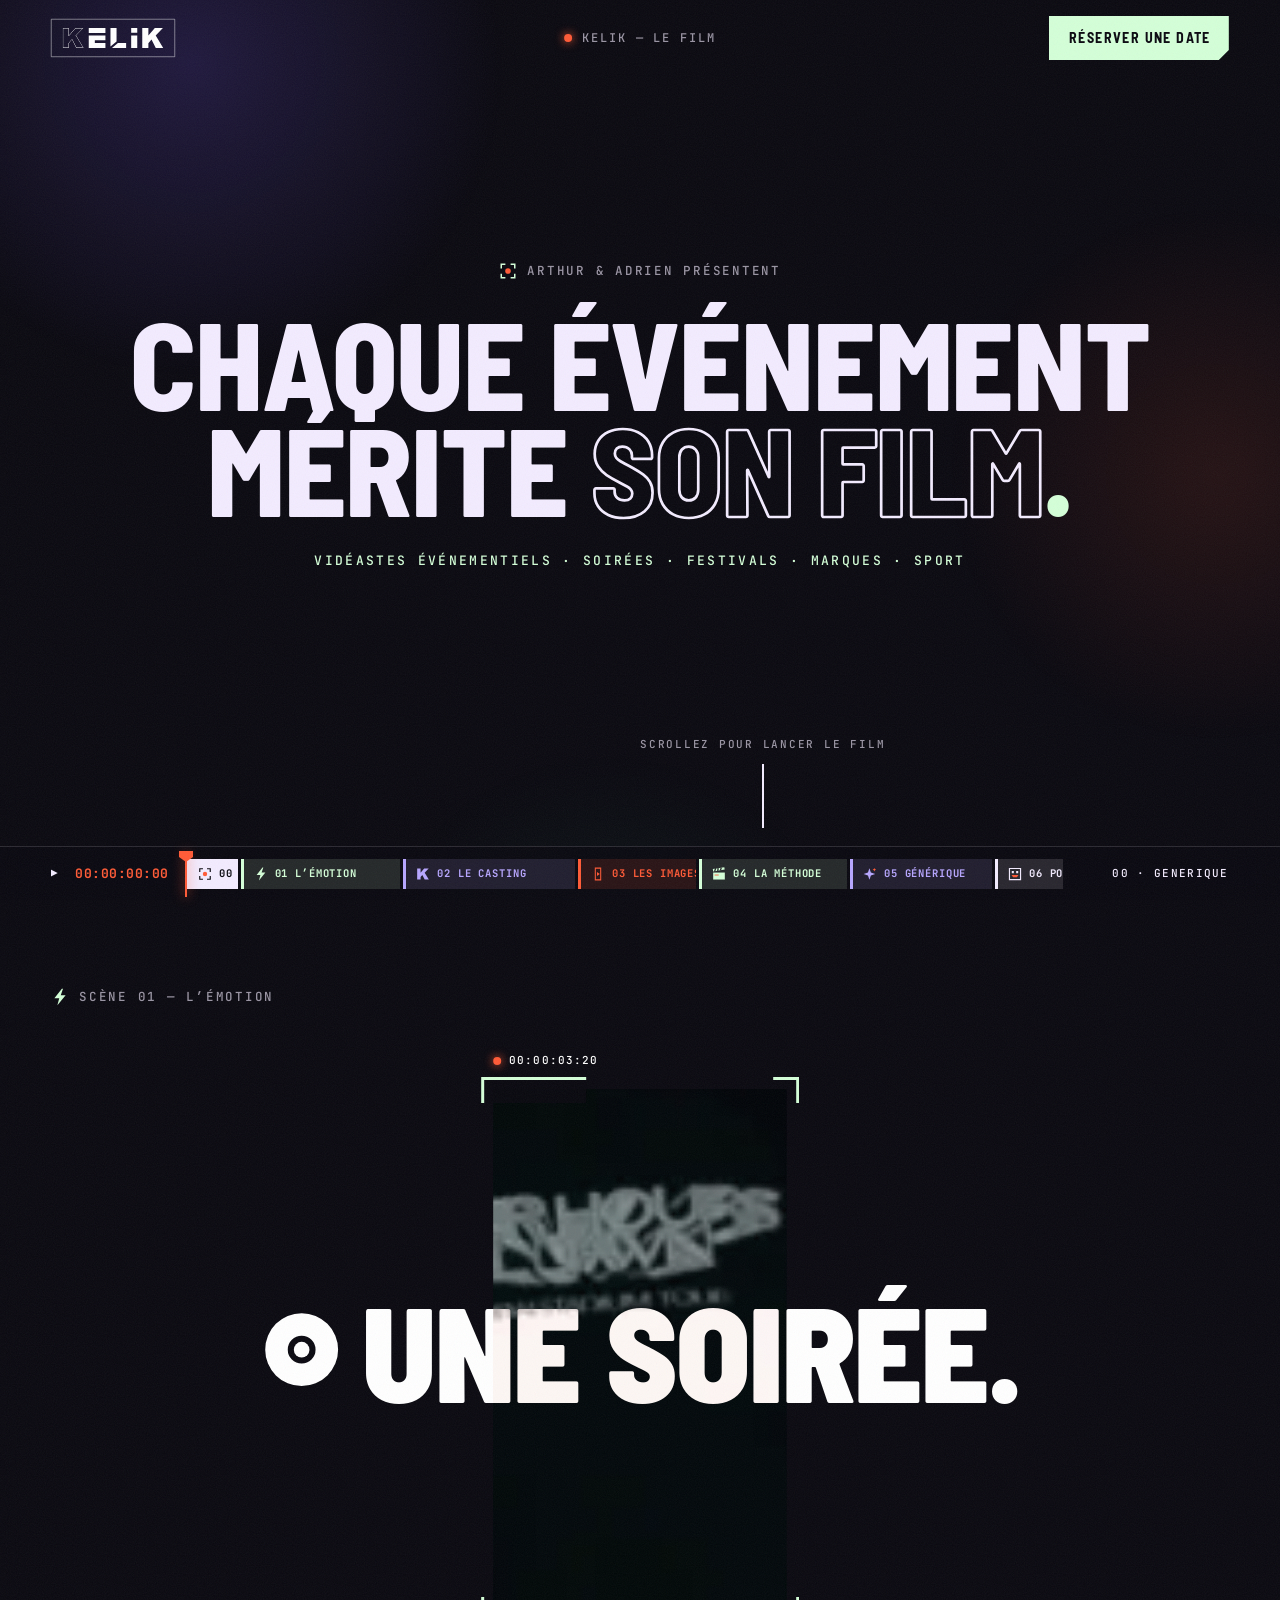
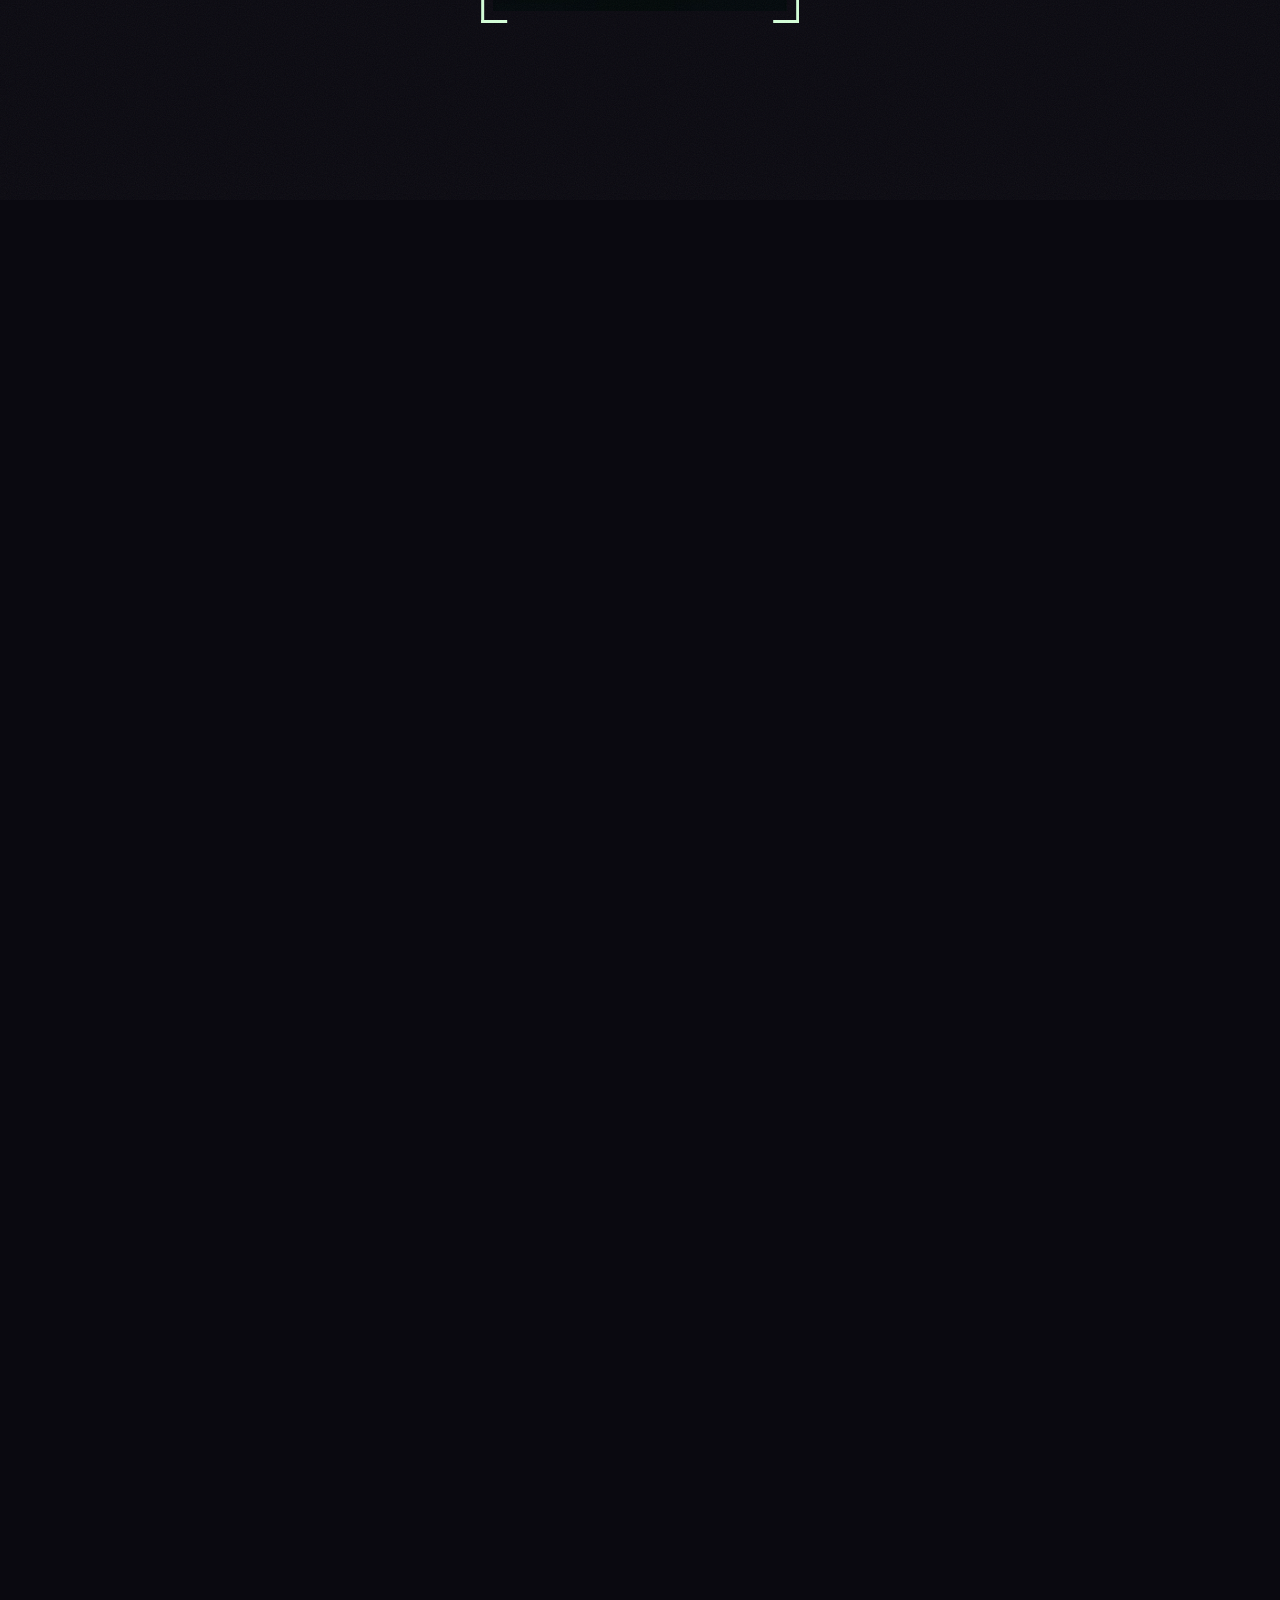
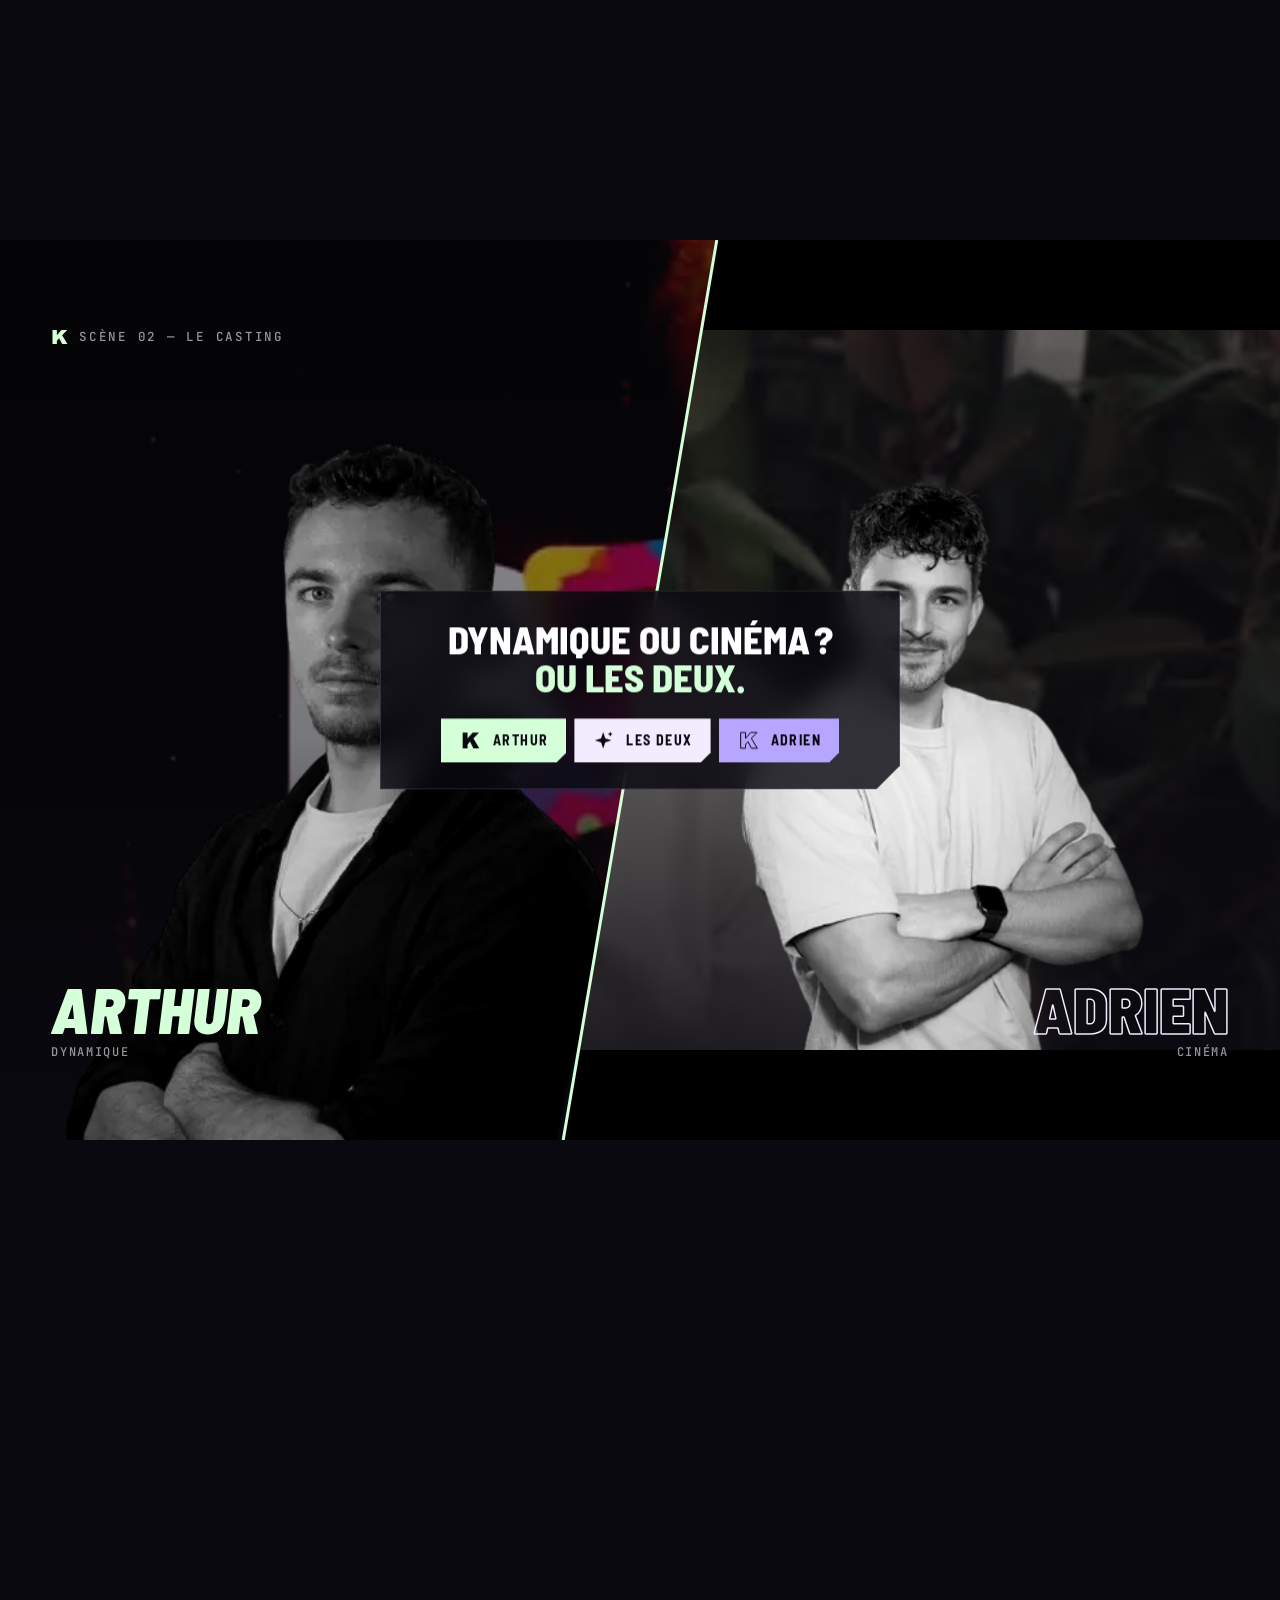
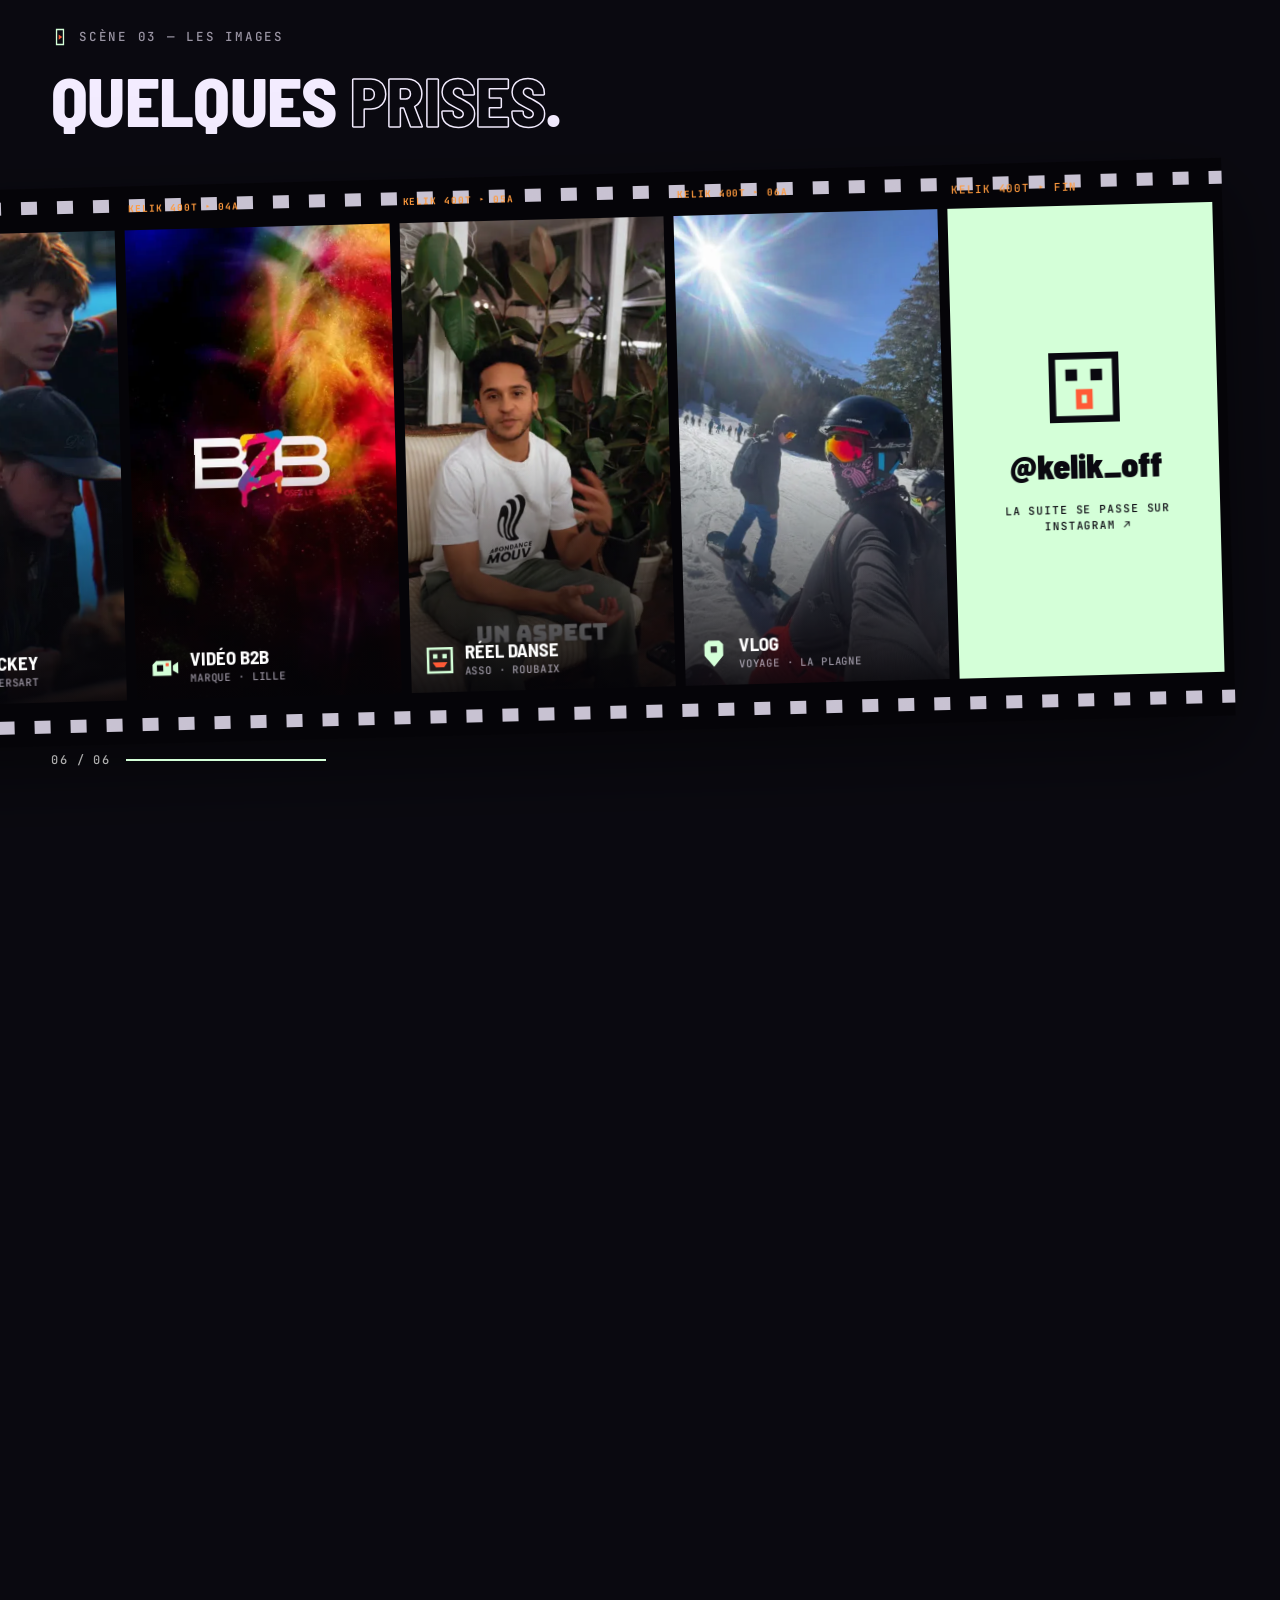
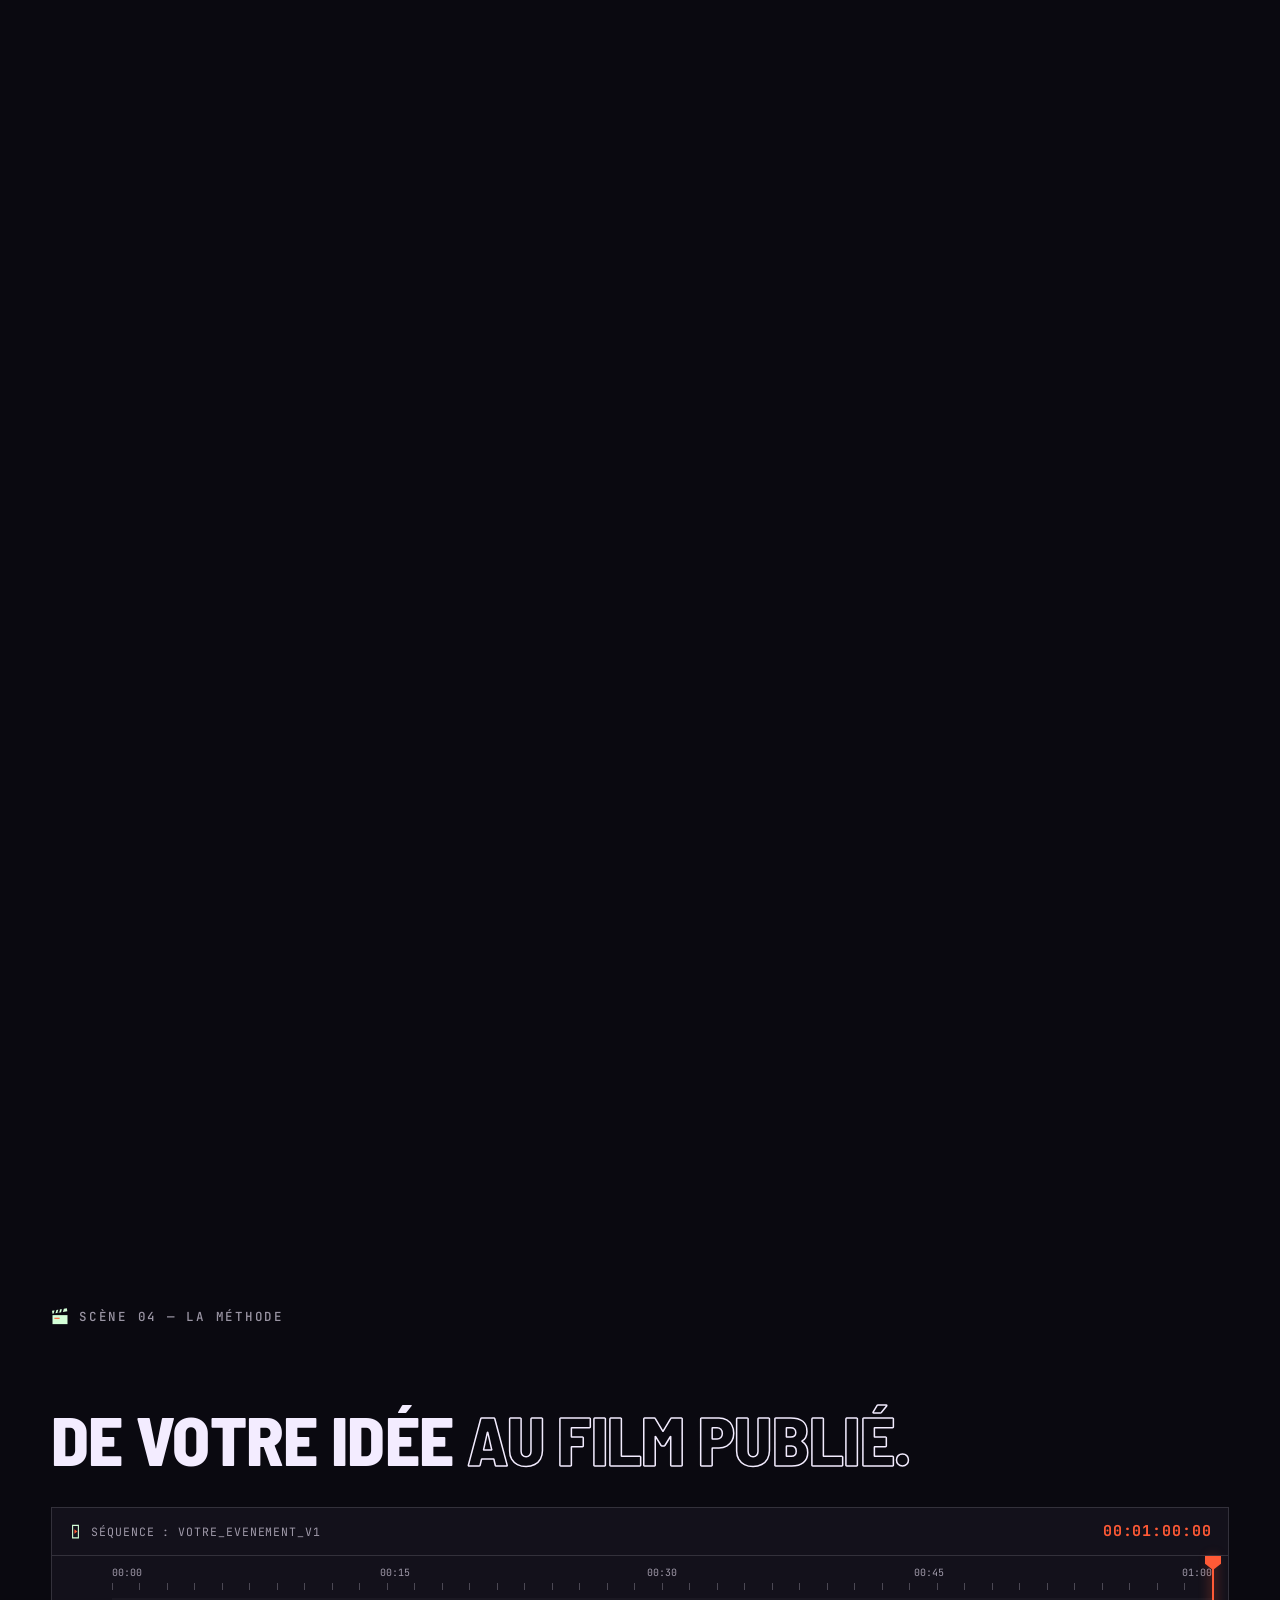
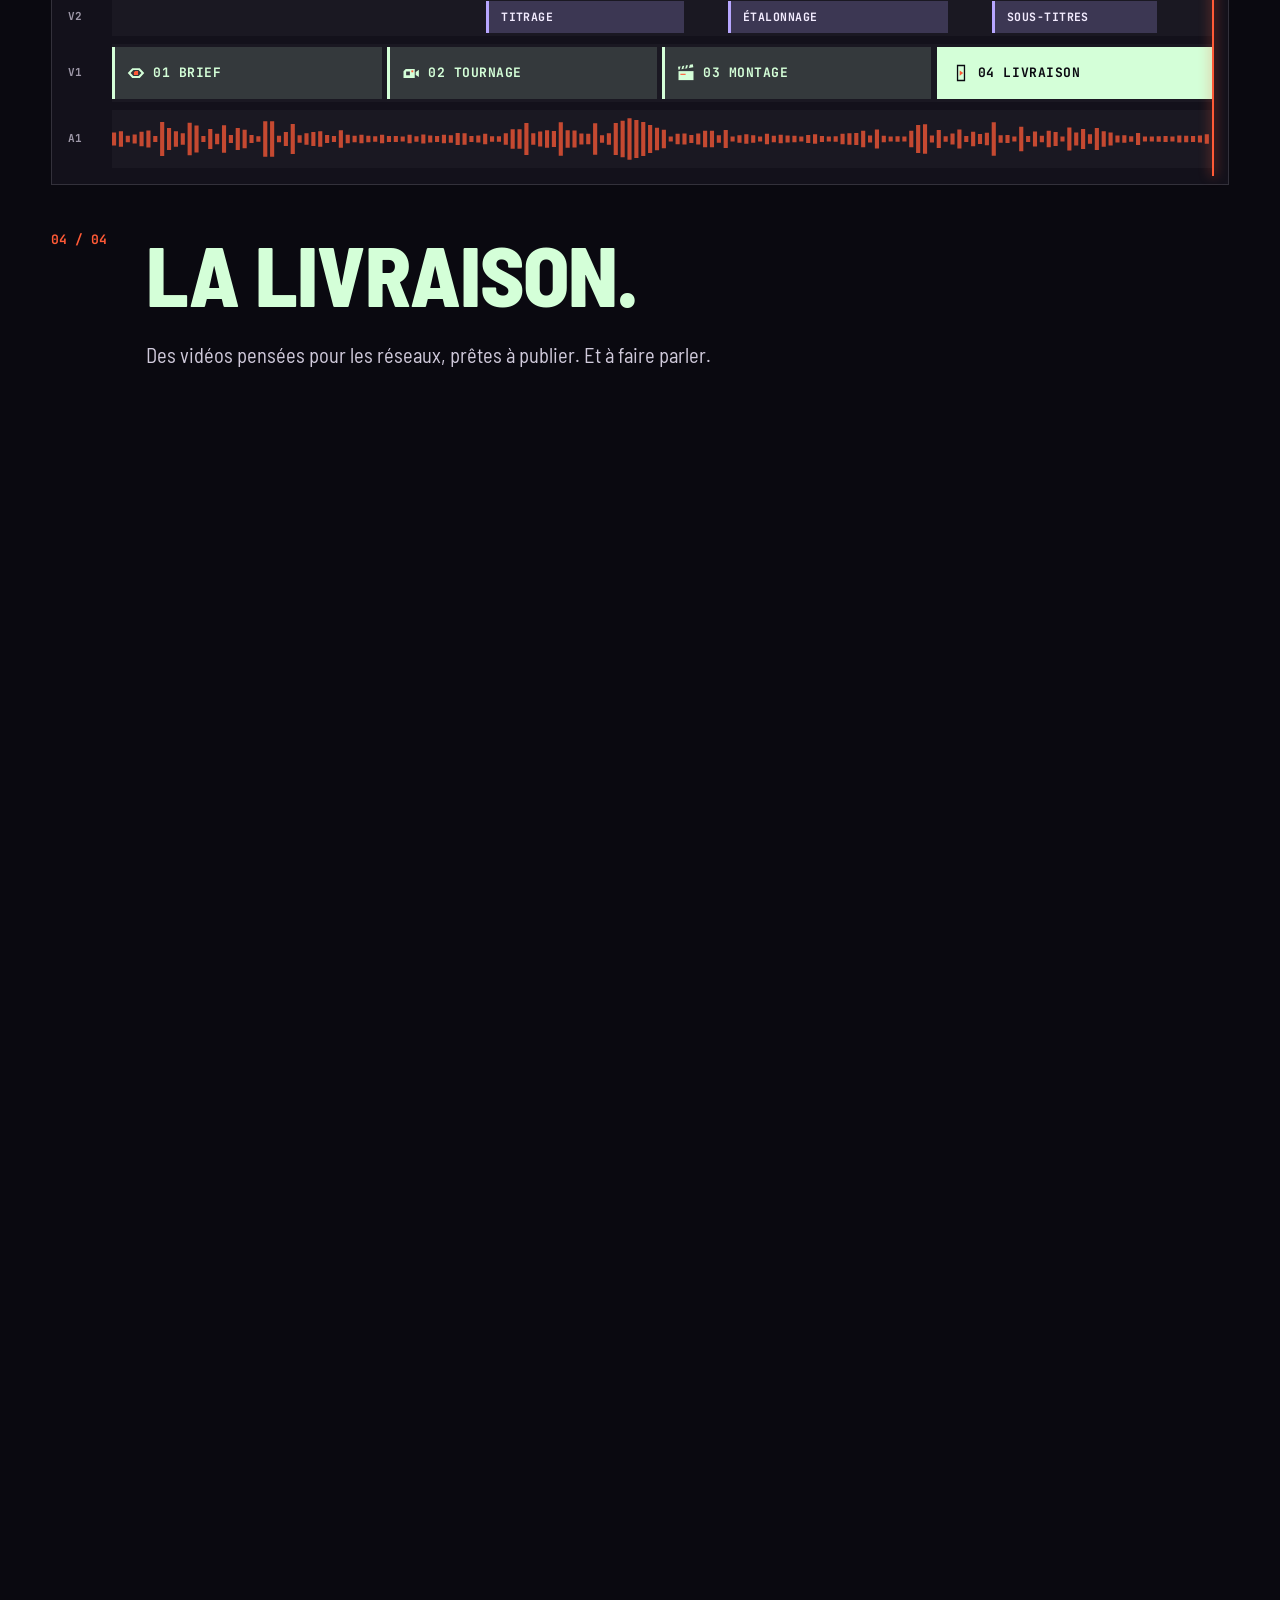
<file: film.html>
<!doctype html>
<html lang="fr" class="no-js">
<head>
  <meta charset="utf-8">
  <meta name="robots" content="noindex">
  <meta name="viewport" content="width=device-width, initial-scale=1">
  <title>Kelik — Chaque événement mérite son film</title>
  <meta name="description" content="Kelik, c’est Arthur & Adrien : deux vidéastes, deux styles. Soirées, festivals, marques, sport — chaque événement mérite son film.">
  <meta name="theme-color" content="#0A0910">
  <meta property="og:title" content="Kelik — Chaque événement mérite son film.">
  <meta property="og:description" content="Arthur & Adrien, vidéastes événementiels. Dynamique ou cinématographique — ou les deux.">
  <meta property="og:type" content="website">
  <meta property="og:locale" content="fr_FR">
  <link rel="icon" href="assets/favicon.svg" type="image/svg+xml">
  <link rel="icon" href="assets/favicon-96.png" type="image/png" sizes="96x96">
  <link rel="preconnect" href="https://fonts.googleapis.com">
  <link rel="preconnect" href="https://fonts.gstatic.com" crossorigin>
  <link href="https://fonts.googleapis.com/css2?family=Barlow+Semi+Condensed:ital,wght@0,300;0,400;0,500;0,600;0,700;0,800;0,900;1,700;1,800;1,900&family=JetBrains+Mono:wght@400;500;700&display=swap" rel="stylesheet">
  <link rel="stylesheet" href="film.css">
  <script>document.documentElement.classList.replace('no-js', 'js');</script>
  <script type="application/ld+json">
  {"@context":"https://schema.org","@type":"Organization","name":"Kelik","description":"Vidéastes événementiels : soirées, festivals, marques, sport.","email":"arthur@kelik.fr","founder":[{"@type":"Person","name":"Arthur"},{"@type":"Person","name":"Adrien"}],"sameAs":["https://www.instagram.com/kelik_off/"]}
  </script>
</head>
<body>
<script src="assets/kelik.js"></script>

<!-- ============ INTRO : on entre dans le K ============ -->
<div class="intro" id="intro" aria-hidden="true">
  <svg id="intro-svg" preserveAspectRatio="xMidYMid meet">
    <defs><clipPath id="i-kclip"><path d="M359.4 531.4H437.7V627.3L520.2 531.4H623.5L531.5 626.7L627.3 784.6H532.2L477.6 678.8L437.7 725.3V784.6H359.4Z"/></clipPath></defs>
    <path class="i-mask" fill-rule="evenodd" d="M-60000 -60000H60000V60000H-60000Z M359.4 531.4H437.7V627.3L520.2 531.4H623.5L531.5 626.7L627.3 784.6H532.2L477.6 678.8L437.7 725.3V784.6H359.4Z"/>
    <path class="i-cover" d="M359.4 531.4H437.7V627.3L520.2 531.4H623.5L531.5 626.7L627.3 784.6H532.2L477.6 678.8L437.7 725.3V784.6H359.4Z"/>
    <path class="i-frame" pathLength="1" d="M212.55 418.25H1791.45V897.85H212.55Z"/>
    <path class="i-kout" pathLength="1" clip-path="url(#i-kclip)" d="M359.4 531.4H437.7V627.3L520.2 531.4H623.5L531.5 626.7L627.3 784.6H532.2L477.6 678.8L437.7 725.3V784.6H359.4Z"/>
    <path class="i-l" style="--i:0" d="M692 531.4H905.1V593.1H692Z M692 625.1H905.1V686.9H769.7V722.3H905.1V784.6H692Z"/>
    <path class="i-l" style="--i:1" d="M969.7 531.4H1047.4V702.4L969.7 765.9Z M1065.1 722.3H1169.7V784.6H988.9Z"/>
    <path class="i-l" style="--i:2" d="M1234.3 531.4H1312V592.6H1234.3Z M1234.3 625.7H1312V784.6H1234.3Z"/>
    <path class="i-l" style="--i:3" d="M1376 531.4H1454.3V627.3L1536.8 531.4H1640.1L1548.1 626.7L1643.9 784.6H1548.8L1494.2 678.8L1454.3 725.3V784.6H1376Z"/>
  </svg>
  <div class="intro-meta">
    <span><b class="rec"></b>REC</span>
    <span>Chargement du film</span>
    <span id="intro-pct">000%</span>
  </div>
  <button class="intro-skip" id="intro-skip" type="button">Passer l’intro →</button>
</div>

<div class="leaks" aria-hidden="true"><span></span><span></span><span></span></div>
<div class="grain" aria-hidden="true"></div>
<a class="skip" href="#contact">Aller au contact</a>

<!-- ============ NAV (épurée) ============ -->
<header class="nav" id="nav">
  <a href="#top" class="nav-logo" aria-label="Kelik — début du film" data-klogo data-outline="k1"></a>
  <p class="nav-title"><b class="rec"></b>Kelik — le film</p>
  <a href="#contact" class="btn btn-mint btn-sm nav-cta">Réserver une date</a>
</header>

<!-- ============ LA TIMELINE : navigation permanente ============ -->
<nav class="tl" id="tl" aria-label="Séquences du film">
  <div class="tl-tc"><span class="tl-state" id="tl-state">❚❚</span><span id="tl-tc">00:00:00:00</span></div>
  <div class="tl-track" id="tl-track">
    <div class="tl-clips" id="tl-clips"></div>
    <span class="tl-head" id="tl-head" aria-hidden="true"></span>
  </div>
  <p class="tl-now" id="tl-now" aria-hidden="true">Générique</p>
</nav>

<main>

<!-- ============ 00 GÉNÉRIQUE D'OUVERTURE ============ -->
<section class="opening" id="top" data-scene="opening" data-title="Générique" data-glyph="rec">
  <p class="kick hero-in" style="--hd:.05s"><svg class="glyph"><use href="#g-rec"/></svg>Arthur &amp; Adrien présentent</p>
  <h1 class="op-title">
    <span class="hero-in" style="--hd:.15s">Chaque événement</span>
    <span class="hero-in" style="--hd:.28s">mérite <span class="outline">son film</span><span class="mint">.</span></span>
  </h1>
  <p class="op-sub hero-in" style="--hd:.42s">Vidéastes événementiels · Soirées · Festivals · Marques · Sport</p>
  <a class="op-cue hero-in" style="--hd:.6s" href="#emotion"><span>Scrollez pour lancer le film</span><i></i></a>
</section>

<!-- ============ 01 L'ÉMOTION ============ -->
<section class="scene s-emotion" id="emotion" data-scene="emotion" data-title="L’émotion" data-glyph="frisson" style="--len:4.6">
  <div class="pin">
    <p class="scene-kick kick"><svg class="glyph"><use href="#g-frisson"/></svg>Scène 01 — L’émotion</p>
    <div class="em-media" id="em-media" aria-hidden="true">
      <img src="assets/img/reel-nils.webp" alt="" class="on">
      <img src="assets/img/reel-catho.webp" alt="">
      <img src="assets/img/reel-hockey.webp" alt="">
      <img src="assets/img/reel-b2b.webp" alt="">
      <img src="assets/img/reel-danse.webp" alt="">
      <img src="assets/img/reel-laplagne.webp" alt="">
    </div>
    <div class="em-shade" id="em-shade" aria-hidden="true"></div>
    <div class="em-corners" id="em-corners" aria-hidden="true"><span class="c tl"></span><span class="c tr"></span><span class="c bl"></span><span class="c br"></span><span class="em-hud"><b class="rec"></b><span id="em-tc">00:00:00:00</span></span></div>
    <div class="em-words" id="em-words">
      <p class="em-w"><svg class="glyph"><use href="#g-vinyle"/></svg>Une soirée.</p>
      <p class="em-w"><svg class="glyph"><use href="#g-feu"/></svg>Un festival.</p>
      <p class="em-w"><svg class="glyph"><use href="#g-energie"/></svg>Un match.</p>
      <p class="em-w"><svg class="glyph"><use href="#g-cam"/></svg>Un lancement.</p>
    </div>
    <div class="em-lines">
      <p class="em-l" id="em-l1">Ce qu’on en retient,<br>ce n’est pas ce qu’on a <span class="outline">vu</span>.</p>
      <p class="em-l" id="em-l2">C’est ce qu’on a <span class="mint">ressenti</span>.<small>Notre métier : capter ça, avant que ça disparaisse.</small></p>
    </div>
  </div>
</section>

<!-- ============ 02 LE CASTING ============ -->
<section class="scene s-cast" id="casting" data-scene="cast" data-title="Le casting" data-glyph="k" style="--len:5">
  <div class="pin">
    <p class="scene-kick kick"><svg class="glyph"><use href="#g-k"/></svg>Scène 02 — Le casting</p>

    <div class="cast-layer cast-a" id="cast-a">
      <div class="montage" data-montage="fast" aria-hidden="true"></div>
      <img class="cast-portrait" src="assets/img/arthur.webp" alt="Portrait d’Arthur" width="465" height="537">
      <div class="cast-text" id="cast-ta">
        <p class="cast-role">Réalisateur n°1 · <b class="rec"></b> cut / 0,2 s</p>
        <h2 class="cast-name">Arthur</h2>
        <p class="cast-style">Dynamique &amp; immersif</p>
        <p class="cast-desc">Caméra au cœur de l’action, plans rythmés, montage nerveux. Pour faire <b>vibrer</b> une soirée et accrocher dès la première seconde.</p>
      </div>
    </div>

    <div class="cast-layer cast-b" id="cast-b">
      <div class="montage" data-montage="slow" aria-hidden="true"></div>
      <span class="bars" id="cast-bars" aria-hidden="true"></span>
      <img class="cast-portrait" src="assets/img/adrien.webp" alt="Portrait d’Adrien" width="367" height="552">
      <div class="cast-text" id="cast-tb">
        <p class="cast-role">Réalisateur n°2 · <b class="rec lilac"></b> fondu / 2,5 s</p>
        <h2 class="cast-name">Adrien</h2>
        <p class="cast-style">Posé &amp; cinématographique</p>
        <p class="cast-desc">Plans construits, rythme maîtrisé, montage qui respire. Pour sublimer un lieu et raconter un événement avec <b>élégance</b>.</p>
      </div>
    </div>

    <div class="cast-split" id="cast-split">
      <p class="split-name a">Arthur<small>Dynamique</small></p>
      <p class="split-name b">Adrien<small>Cinéma</small></p>
      <div class="choose">
        <p class="choose-q">Dynamique ou cinéma&#8239;?<br><span class="mint">Ou les deux.</span></p>
        <div class="choose-btns">
          <a href="#contact" class="btn btn-sm btn-mint" data-pick="arthur"><svg class="glyph"><use href="#g-k"/></svg>Arthur</a>
          <a href="#contact" class="btn btn-sm btn-lav" data-pick="both"><svg class="glyph"><use href="#g-spark"/></svg>Les deux</a>
          <a href="#contact" class="btn btn-sm btn-lilac" data-pick="adrien"><svg class="glyph contour"><use href="#g-k"/></svg>Adrien</a>
        </div>
      </div>
    </div>
  </div>
</section>

<!-- ============ 03 LES IMAGES ============ -->
<section class="scene s-films" id="images" data-scene="films" data-title="Les images" data-glyph="reel" style="--len:3.2">
  <div class="pin">
    <p class="scene-kick kick"><svg class="glyph"><use href="#g-reel"/></svg>Scène 03 — Les images</p>
    <h2 class="films-title">Quelques <span class="outline">prises</span>.</h2>
    <div class="strip-wrap" id="strip-wrap">
      <div class="strip" id="strip">
        <a class="frame" href="https://www.instagram.com/kelik_off/" target="_blank" rel="noopener" data-cursor="voir" data-cursor-label="▶ Voir">
          <span class="edge">KELIK 400T ▸ 01A</span>
          <div class="frame-img"><img src="assets/img/reel-catho.webp" alt="La Catho by Night : fumée et foule devant la scène" width="406" height="720" loading="lazy"></div>
          <div class="frame-cap"><svg class="glyph"><use href="#g-feu"/></svg><b>La Catho by Night</b><span>Soirée · Lille</span></div>
        </a>
        <a class="frame" href="https://www.instagram.com/kelik_off/" target="_blank" rel="noopener" data-cursor="voir" data-cursor-label="▶ Voir">
          <span class="edge">KELIK 400T ▸ 02A</span>
          <div class="frame-img"><img src="assets/img/reel-nils.webp" alt="Réel du DJ Nils, de dos dans un couloir de backstage" width="406" height="720" loading="lazy"></div>
          <div class="frame-cap"><svg class="glyph"><use href="#g-vinyle"/></svg><b>Réel DJ “Nils”</b><span>Artiste · Lille</span></div>
        </a>
        <a class="frame" href="https://www.instagram.com/kelik_off/" target="_blank" rel="noopener" data-cursor="voir" data-cursor-label="▶ Voir">
          <span class="edge">KELIK 400T ▸ 03A</span>
          <div class="frame-img"><img src="assets/img/reel-hockey.webp" alt="Équipe de hockey au bord du terrain" width="406" height="720" loading="lazy"></div>
          <div class="frame-cap"><svg class="glyph"><use href="#g-energie"/></svg><b>Équipe hockey</b><span>Sport · Lambersart</span></div>
        </a>
        <a class="frame" href="https://www.instagram.com/kelik_off/" target="_blank" rel="noopener" data-cursor="voir" data-cursor-label="▶ Voir">
          <span class="edge">KELIK 400T ▸ 04A</span>
          <div class="frame-img"><img src="assets/img/reel-b2b.webp" alt="Vidéo B2B : logo sur explosion de poudres colorées" width="406" height="720" loading="lazy"></div>
          <div class="frame-cap"><svg class="glyph"><use href="#g-cam"/></svg><b>Vidéo B2B</b><span>Marque · Lille</span></div>
        </a>
        <a class="frame" href="https://www.instagram.com/kelik_off/" target="_blank" rel="noopener" data-cursor="voir" data-cursor-label="▶ Voir">
          <span class="edge">KELIK 400T ▸ 05A</span>
          <div class="frame-img"><img src="assets/img/reel-danse.webp" alt="Réel danse : interview d’un danseur d’Abondance Mouv" width="406" height="720" loading="lazy"></div>
          <div class="frame-cap"><svg class="glyph"><use href="#g-kiff"/></svg><b>Réel danse</b><span>Asso · Roubaix</span></div>
        </a>
        <a class="frame" href="https://www.instagram.com/kelik_off/" target="_blank" rel="noopener" data-cursor="voir" data-cursor-label="▶ Voir">
          <span class="edge">KELIK 400T ▸ 06A</span>
          <div class="frame-img"><img src="assets/img/reel-laplagne.webp" alt="Vlog snowboard en plein soleil à La Plagne" width="406" height="720" loading="lazy"></div>
          <div class="frame-cap"><svg class="glyph"><use href="#g-pin"/></svg><b>Vlog</b><span>Voyage · La Plagne</span></div>
        </a>
        <a class="frame frame-more" href="https://www.instagram.com/kelik_off/" target="_blank" rel="noopener" data-cursor="voir" data-cursor-label="Instagram ↗">
          <span class="edge">KELIK 400T ▸ FIN</span>
          <div class="frame-img">
            <svg class="glyph"><use href="#g-wow"/></svg>
            <b>@kelik_off</b>
            <span>La suite se passe sur Instagram ↗</span>
          </div>
        </a>
      </div>
    </div>
    <div class="films-meta"><span id="pl-count">01 / 06</span><span class="pl-bar"><span id="pl-bar"></span></span></div>
  </div>
</section>

<!-- ============ 04 LA MÉTHODE ============ -->
<section class="scene s-method" id="methode" data-scene="method" data-title="La méthode" data-glyph="clap" style="--len:4.2">
  <div class="pin">
    <p class="scene-kick kick"><svg class="glyph"><use href="#g-clap"/></svg>Scène 04 — La méthode</p>
    <h2 class="method-title">De votre idée <span class="outline">au film publié.</span></h2>

    <div class="nle" aria-hidden="true">
      <div class="nle-top"><span><svg class="glyph"><use href="#g-reel"/></svg>SÉQUENCE : VOTRE_EVENEMENT_V1</span><span class="nle-tc" id="nle-tc">00:00:00:00</span></div>
      <div class="nle-body" id="nle-body">
        <div class="ruler"><span>00:00</span><span>00:15</span><span>00:30</span><span>00:45</span><span>01:00</span></div>
        <div class="trk"><span class="tn">V2</span><div class="lane">
          <span class="clip fx" style="--s:34%;--w:18%">Titrage</span>
          <span class="clip fx" style="--s:56%;--w:20%">Étalonnage</span>
          <span class="clip fx" style="--s:80%;--w:15%">Sous-titres</span>
        </div></div>
        <div class="trk"><span class="tn">V1</span><div class="lane">
          <span class="clip step" style="--s:0%;--w:24.5%" data-i="0"><svg class="glyph"><use href="#g-oeil"/></svg>01 Brief</span>
          <span class="clip step" style="--s:25%;--w:24.5%" data-i="1"><svg class="glyph"><use href="#g-cam"/></svg>02 Tournage</span>
          <span class="clip step" style="--s:50%;--w:24.5%" data-i="2"><svg class="glyph"><use href="#g-clap"/></svg>03 Montage</span>
          <span class="clip step" style="--s:75%;--w:25%" data-i="3"><svg class="glyph"><use href="#g-reel"/></svg>04 Livraison</span>
        </div></div>
        <div class="trk"><span class="tn">A1</span><div class="lane"><svg class="wave" id="wave" preserveAspectRatio="none"></svg></div></div>
        <div class="playhead" id="playhead"><span></span></div>
      </div>
    </div>

    <ol class="method-steps">
      <li class="mstep" data-i="0"><span class="mstep-n">01 / 04</span><h3>Le brief.</h3><p>Un appel, un message. On comprend votre événement, votre public, vos réseaux.</p></li>
      <li class="mstep" data-i="1"><span class="mstep-n">02 / 04</span><h3>Le tournage.</h3><p>On se fond dans l’action, au plus près de la foule. Adaptables, quoi qu’il arrive.</p></li>
      <li class="mstep" data-i="2"><span class="mstep-n">03 / 04</span><h3>Le montage.</h3><p>Dynamique avec Arthur, cinéma avec Adrien — ou les deux. Même exigence.</p></li>
      <li class="mstep" data-i="3"><span class="mstep-n">04 / 04</span><h3>La livraison.</h3><p>Des vidéos pensées pour les réseaux, prêtes à publier. Et à faire parler.</p></li>
    </ol>
  </div>
</section>

<!-- ============ 05 GÉNÉRIQUE DE FIN ============ -->
<section class="scene s-credits" id="credits" data-scene="credits" data-title="Générique" data-glyph="spark" style="--len:4">
  <div class="pin">
    <p class="scene-kick kick"><svg class="glyph"><use href="#g-spark"/></svg>Scène 05 — Générique de fin</p>
    <div class="roll" id="roll">
      <div class="roll-logo" data-klogo data-outline="k1"></div>
      <p class="roll-pres">Un film de <b>Arthur &amp; Adrien</b></p>

      <dl class="cr">
        <div><dt>Réalisation</dt><dd>Arthur <small>dynamique</small><br>Adrien <small>cinéma</small></dd></div>
        <div><dt>Au programme</dt><dd>Soirées &amp; clubs<br>Festivals<br>Marques &amp; entreprises<br>Sport &amp; clubs<br>Artistes &amp; DJ</dd></div>
      </dl>

      <p class="cr-h"><svg class="glyph"><use href="#g-coeur"/></svg>Avec la confiance de</p>
      <ul class="cr-logos">
        <li><img src="assets/img/clients/francetv.webp" alt="France.tv"></li>
        <li><img src="assets/img/clients/moorea.webp" alt="Mörea Festival" class="big"></li>
        <li><img src="assets/img/clients/basicfit.webp" alt="Basic-Fit"></li>
        <li><img src="assets/img/clients/millon.webp" alt="Millon Belgique"></li>
        <li><img src="assets/img/clients/greenway.webp" alt="Greenway Festival" class="big"></li>
        <li><img src="assets/img/clients/abondance.webp" alt="Abondance Mouv" class="big"></li>
        <li><img src="assets/img/clients/rca.webp" alt="RCA Arras Triathlon" class="tall"></li>
        <li><img src="assets/img/clients/petitbambou-c.webp" alt="Petit BamBou" class="tall mono"></li>
        <li class="cr-txt">nilsforeal <small>DJ</small></li>
      </ul>

      <dl class="cr">
        <div><dt>Pourquoi nous</dt><dd>Un regard jeune &amp; actuel<br>Les codes club &amp; festival<br>Deux styles complémentaires<br>Du contenu taillé pour les réseaux<br>Une adaptabilité totale sur le terrain</dd></div>
        <div><dt>Tourné à</dt><dd>Lille · Roubaix<br>Lambersart · La Plagne</dd></div>
        <div><dt>Formats</dt><dd>Réels 9:16 · Aftermovies<br>Teasers · Vidéos de marque</dd></div>
        <div><dt>En activité depuis</dt><dd>2020</dd></div>
        <div><dt>Délai de réponse</dt><dd>Moins de 24 h</dd></div>
      </dl>

      <p class="roll-joke">Aucun trépied n’a été maltraité pendant le tournage.</p>
    </div>
    <p class="fin" id="fin"><span>Fin<span class="mint">.</span></span><small id="fin-small">… ou presque.</small></p>
  </div>
</section>

<!-- ============ 06 SCÈNE POST-GÉNÉRIQUE ============ -->
<section class="contact" id="contact" data-scene="contact" data-title="Post-générique" data-glyph="kiff">
  <p class="kick rv"><svg class="glyph"><use href="#g-kiff"/></svg>Scène post-générique</p>
  <h2 class="ct-title rv">Le prochain film,<br><span class="outline">c’est le vôtre</span><span class="mint">.</span></h2>
  <p class="ct-sub rv">Racontez-nous votre événement. On vous répond sous 24&#8239;h.</p>

  <div class="contact-grid">
    <form class="brief rv" id="brief" novalidate>
      <div class="brief-head"><span><b class="rec"></b>Le brief express</span><span class="mono">30 s chrono</span></div>
      <fieldset>
        <legend>Votre événement</legend>
        <div class="chips">
          <label><input type="radio" name="type" value="Soirée / club" checked><span><svg class="glyph"><use href="#g-vinyle"/></svg>Soirée</span></label>
          <label><input type="radio" name="type" value="Festival"><span><svg class="glyph"><use href="#g-feu"/></svg>Festival</span></label>
          <label><input type="radio" name="type" value="Marque / entreprise"><span><svg class="glyph"><use href="#g-cam"/></svg>Marque</span></label>
          <label><input type="radio" name="type" value="Sport"><span><svg class="glyph"><use href="#g-energie"/></svg>Sport</span></label>
          <label><input type="radio" name="type" value="Artiste / DJ"><span><svg class="glyph"><use href="#g-spark"/></svg>Artiste</span></label>
          <label><input type="radio" name="type" value="Autre"><span><svg class="glyph"><use href="#g-wow"/></svg>Autre</span></label>
        </div>
      </fieldset>
      <fieldset>
        <legend>Votre réal</legend>
        <div class="chips">
          <label><input type="radio" name="style" value="arthur"><span><svg class="glyph"><use href="#g-k"/></svg>Arthur · dynamique</span></label>
          <label><input type="radio" name="style" value="adrien"><span><svg class="glyph contour"><use href="#g-k"/></svg>Adrien · cinéma</span></label>
          <label><input type="radio" name="style" value="both" checked><span><svg class="glyph"><use href="#g-spark"/></svg>Les deux</span></label>
        </div>
      </fieldset>
      <div class="fields">
        <label class="field"><span>Nom</span><input type="text" name="nom" autocomplete="name" placeholder="Votre nom"></label>
        <label class="field"><span>Date</span><input type="date" name="date"></label>
        <label class="field wide"><span>Votre projet</span><textarea name="message" rows="3" placeholder="Le lieu, l’ambiance, les réseaux visés…"></textarea></label>
      </div>
      <button type="submit" class="btn btn-mint btn-block"><span>Envoyer le brief <span id="brief-to">à Arthur &amp; Adrien</span></span><svg class="glyph"><use href="#g-frisson"/></svg></button>
      <p class="brief-hint">Ouvre votre messagerie avec le brief déjà rédigé.</p>
    </form>

    <aside class="direct">
      <p class="kick small rv">Ou en direct</p>
      <a class="mail rv" href="mailto:arthur@kelik.fr">
        <img src="assets/img/arthur.webp" alt="" width="465" height="537">
        <span><small>Arthur · dynamique</small>arthur@kelik.fr</span>
      </a>
      <a class="mail rv" href="mailto:adrien@kelik.fr">
        <img src="assets/img/adrien.webp" alt="" width="367" height="552">
        <span><small>Adrien · cinéma</small>adrien@kelik.fr</span>
      </a>
      <a class="insta rv" href="https://www.instagram.com/kelik_off/" target="_blank" rel="noopener">
        <svg viewBox="0 0 24 24" aria-hidden="true"><rect x="2.5" y="2.5" width="19" height="19" rx="5.5" fill="none" stroke="currentColor" stroke-width="2"/><circle cx="12" cy="12" r="4.3" fill="none" stroke="currentColor" stroke-width="2"/><circle cx="17.6" cy="6.4" r="1.3" fill="currentColor"/></svg>
        <span><small>Les coulisses</small>@kelik_off</span>
      </a>
    </aside>
  </div>
</section>

</main>

<footer class="footer">
  <div class="footer-logo" data-klogo data-interactive data-outline="k1" data-cursor="drag" data-cursor-label="Joue !"></div>
  <p class="footer-hint"><svg class="glyph"><use href="#g-kiff"/></svg>Survolez les lettres : chacune a deux styles, comme nous.</p>
  <div class="footer-row">
    <p>© <span id="year">2026</span> Kelik — Arthur &amp; Adrien</p>
    <p class="footer-links">
      <a href="mailto:arthur@kelik.fr">arthur@kelik.fr</a>
      <a href="mailto:adrien@kelik.fr">adrien@kelik.fr</a>
      <a href="https://www.instagram.com/kelik_off/" target="_blank" rel="noopener">Instagram</a>
      <a href="charte.html">Kit graphique ↗</a>
    </p>
  </div>
</footer>

<script src="film.js" defer></script>
</body>
</html>
</file>
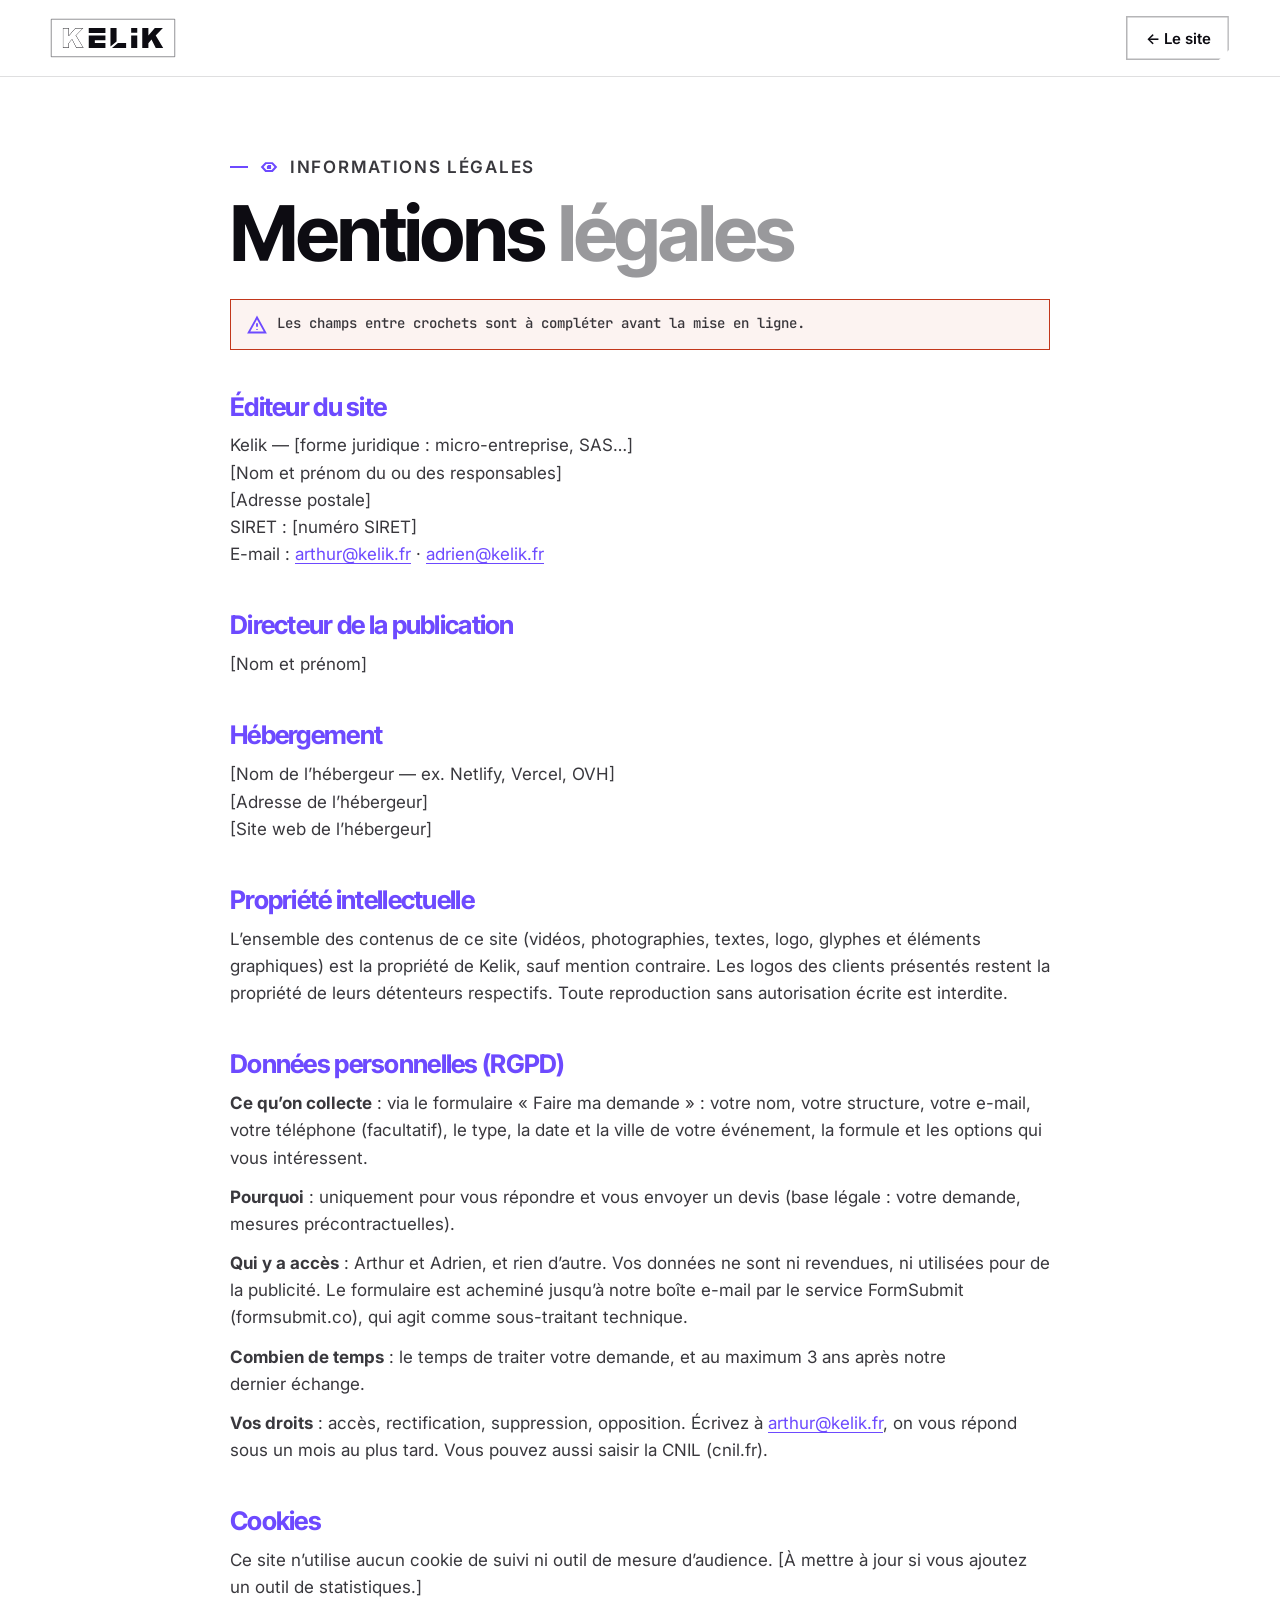
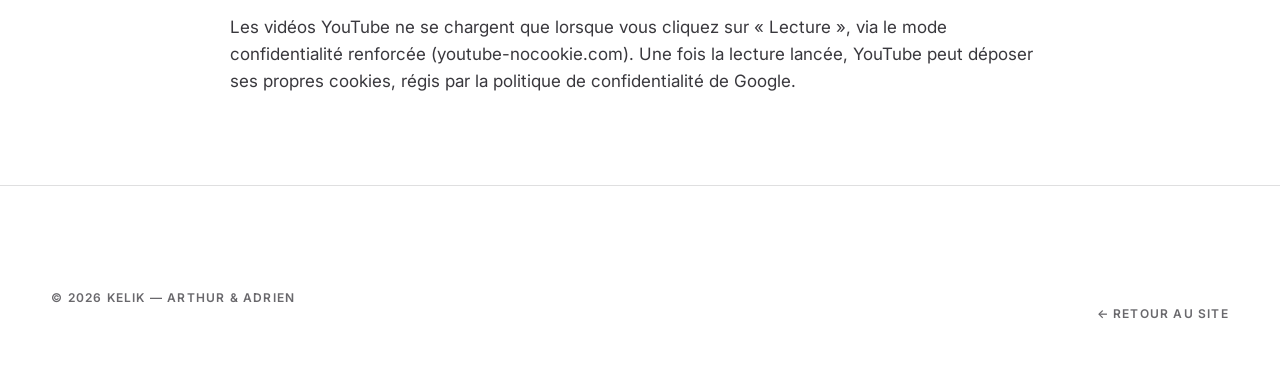
<file: mentions-legales.html>
<!doctype html>
<html lang="fr" class="no-js" data-cursor="off">
<head>
  <meta charset="utf-8">
  <meta name="viewport" content="width=device-width, initial-scale=1">
  <meta name="theme-color" content="#ffffff">
  <link rel="icon" href="assets/favicon.svg" type="image/svg+xml">
  <link rel="icon" href="assets/favicon-96.png" type="image/png" sizes="96x96">
  <link rel="apple-touch-icon" href="assets/apple-touch-icon.png">
  <link rel="preconnect" href="https://fonts.googleapis.com">
  <link rel="preconnect" href="https://fonts.gstatic.com" crossorigin>
  <link href="https://fonts.googleapis.com/css2?family=Inter:wght@400;500;600;700&family=Inter+Tight:ital,wght@0,500;0,600;0,700;0,800;1,800&family=JetBrains+Mono:wght@400;500&display=swap" rel="stylesheet">
  <link rel="stylesheet" href="legacy.css?v=3">
  <script>document.documentElement.classList.replace("no-js", "js"); document.documentElement.classList.add("ready");</script>
  <title>Mentions légales — Kelik</title>
  <meta name="robots" content="noindex">
</head>
<body class="page-legal">
<script src="assets/kelik.js?v=202609301348"></script>
<div class="leaks" aria-hidden="true"><span></span><span></span><span></span></div>
<header class="nav scrolled">
  <a href="index.html" class="nav-logo" aria-label="Kelik — retour au site" data-klogo data-outline="k1"></a>
  <a href="index.html" class="btn btn-sm btn-ghost" style="margin-left:auto">← Le site</a>
</header>
<main class="legal">
  <p class="kick"><svg class="glyph"><use href="#g-oeil"/></svg>Informations légales</p>
  <h1>Mentions <span class="outline">légales</span></h1>
  <p class="todo"><svg class="ui-ico" viewBox="0 0 24 24" aria-hidden="true"><path d="M12 3L22 21H2Z" fill="none" stroke="currentColor" stroke-width="2.2"/><path d="M12 10V14M12 17V18" stroke="currentColor" stroke-width="2.2"/></svg>Les champs entre crochets sont à compléter avant la mise en ligne.</p>

  <h2>Éditeur du site</h2>
  <p>Kelik — [forme juridique : micro-entreprise, SAS…]<br>[Nom et prénom du ou des responsables]<br>[Adresse postale]<br>SIRET : [numéro SIRET]<br>E-mail : <a href="mailto:arthur@kelik.fr">arthur@kelik.fr</a> · <a href="mailto:adrien@kelik.fr">adrien@kelik.fr</a></p>

  <h2>Directeur de la publication</h2>
  <p>[Nom et prénom]</p>

  <h2>Hébergement</h2>
  <p>[Nom de l’hébergeur — ex. Netlify, Vercel, OVH]<br>[Adresse de l’hébergeur]<br>[Site web de l’hébergeur]</p>

  <h2>Propriété intellectuelle</h2>
  <p>L’ensemble des contenus de ce site (vidéos, photographies, textes, logo, glyphes et éléments graphiques) est la propriété de Kelik, sauf mention contraire. Les logos des clients présentés restent la propriété de leurs détenteurs respectifs. Toute reproduction sans autorisation écrite est interdite.</p>

  <h2 id="donnees">Données personnelles (RGPD)</h2>
  <p><b>Ce qu’on collecte</b> : via le formulaire « Faire ma demande » : votre nom, votre structure, votre e-mail, votre téléphone (facultatif), le type, la date et la ville de votre événement, la formule et les options qui vous intéressent.</p>
  <p><b>Pourquoi</b> : uniquement pour vous répondre et vous envoyer un devis (base légale : votre demande, mesures précontractuelles).</p>
  <p><b>Qui y a accès</b> : Arthur et Adrien, et rien d’autre. Vos données ne sont ni revendues, ni utilisées pour de la publicité. Le formulaire est acheminé jusqu’à notre boîte e-mail par le service FormSubmit (formsubmit.co), qui agit comme sous-traitant technique.</p>
  <p><b>Combien de temps</b> : le temps de traiter votre demande, et au maximum 3 ans après notre dernier échange.</p>
  <p><b>Vos droits</b> : accès, rectification, suppression, opposition. Écrivez à <a href="mailto:arthur@kelik.fr">arthur@kelik.fr</a>, on vous répond sous un mois au plus tard. Vous pouvez aussi saisir la CNIL (cnil.fr).</p>

  <h2>Cookies</h2>
  <p>Ce site n’utilise aucun cookie de suivi ni outil de mesure d’audience. [À mettre à jour si vous ajoutez un outil de statistiques.]</p>
  <p>Les vidéos YouTube ne se chargent que lorsque vous cliquez sur « Lecture », via le mode confidentialité renforcée (youtube-nocookie.com). Une fois la lecture lancée, YouTube peut déposer ses propres cookies, régis par la politique de confidentialité de Google.</p>
</main>
<footer class="footer"><div class="footer-row"><p>© <span id="year">2026</span> Kelik — Arthur &amp; Adrien</p><p class="footer-links"><a href="index.html">← Retour au site</a></p></div></footer>
<script>document.getElementById('year').textContent = new Date().getFullYear();</script>
</body>
</html>
</file>
<file: site.css>
/* ==========================================================
   KELIK — site.css (v6 « agence »)
   Un système, une couleur d'accent, un rythme.
   Nuit #0A0910 · Lavande #F3ECFF · Menthe #D4FFD8
   Inter Tight (titres) · Inter (textes) · JetBrains Mono (timeline uniquement)
   ========================================================== */
:root {
  --nuit: #0a0910;
  --encre: #121019;
  --ink: #f3ecff;
  --ink-rgb: 243 236 255;
  --mute: rgb(var(--ink-rgb) / .6);
  --line: rgb(var(--ink-rgb) / .14);
  --mint: #d4ffd8;
  --err: #ff9a85;
  --gutter: clamp(20px, 4.4vw, 72px);
  --hd-h: 72px;
  --pad: clamp(96px, 14vh, 176px);
  --font: "Inter", system-ui, -apple-system, "Segoe UI", Roboto, sans-serif;
  --display: "Inter Tight", "Inter", system-ui, sans-serif;
  --mono: "JetBrains Mono", ui-monospace, "SF Mono", Menlo, monospace;
  --ease: cubic-bezier(.2, .7, .1, 1);
  color-scheme: dark;
}

*, *::before, *::after { box-sizing: border-box; }
html { scroll-behavior: smooth; scroll-padding-top: calc(var(--hd-h) + 16px); -webkit-text-size-adjust: 100%; }
body { margin: 0; background: var(--nuit); color: var(--ink); font: 400 clamp(17px, 1.15vw, 20px)/1.5 var(--font); -webkit-font-smoothing: antialiased; overflow-x: hidden; }
body::before { content: ""; position: fixed; inset: 0; z-index: -1; pointer-events: none; background: radial-gradient(60vmax 50vmax at 8% -10%, rgba(124, 92, 255, .16), transparent 70%), radial-gradient(50vmax 40vmax at 100% 110%, rgba(212, 255, 216, .06), transparent 70%); }
img, video { display: block; max-width: 100%; }
a { color: inherit; text-decoration: none; }
button { font: inherit; color: inherit; background: none; border: 0; padding: 0; cursor: pointer; }
a, button, label, summary { touch-action: manipulation; }
h1, h2, h3, p, ul, ol, dl, dd, figure, blockquote, fieldset { margin: 0; padding: 0; }
ul, ol { list-style: none; }
fieldset { border: 0; min-width: 0; }
h1, h2, h3 { font-weight: 800; line-height: .92; text-transform: uppercase; letter-spacing: -.01em; text-wrap: balance; }
p { text-wrap: pretty; }
::selection { background: var(--mint); color: var(--nuit); }
:focus-visible { outline: 2px solid var(--mint); outline-offset: 4px; }
.sr-only { position: absolute; width: 1px; height: 1px; overflow: hidden; clip: rect(0 0 0 0); white-space: nowrap; }
.skip { position: fixed; left: 12px; top: -80px; z-index: 500; background: var(--mint); color: var(--nuit); padding: 10px 16px; font-weight: 700; }
.skip:focus { top: 12px; }

.wrap { width: min(100% - 2 * var(--gutter), 1440px); margin-inline: auto; }
.label { font: 500 12.5px/1.3 var(--font); letter-spacing: .14em; text-transform: uppercase; color: var(--mute); }
.outline { color: transparent; -webkit-text-stroke: max(1.4px, .02em) var(--ink); }
.accent { color: var(--mint); }

/* Boutons et liens */
.btn {
  display: inline-flex; align-items: center; justify-content: center; gap: 10px; min-height: 56px; padding: 0 30px;
  background: var(--mint); color: var(--nuit); font: 700 16px/1 var(--font); letter-spacing: .1em; text-transform: uppercase;
  clip-path: polygon(0 0, 100% 0, 100% calc(100% - 12px), calc(100% - 12px) 100%, 0 100%);
  transition: background .3s var(--ease), color .3s var(--ease), transform .3s var(--ease);
}
.btn:hover { background: #fff; }
.btn:active { transform: scale(.98); }
.btn-sm { min-height: 44px; padding: 0 20px; font-size: 14px; }
.btn-xl { min-height: 76px; padding: 0 52px; font-size: clamp(18px, 1.6vw, 24px); }
.btn-block { width: 100%; }
.btn-line { background: transparent; color: var(--ink); clip-path: none; box-shadow: inset 0 0 0 1.5px rgb(var(--ink-rgb) / .35); }
.btn-line:hover { background: var(--ink); color: var(--nuit); }
.btn[aria-busy="true"] { opacity: .6; pointer-events: none; }
.link { display: inline-flex; align-items: center; min-height: 44px; font: 500 12.5px/1 var(--font); letter-spacing: .12em; text-transform: uppercase; color: var(--ink); background: linear-gradient(currentColor, currentColor) 0 calc(50% + 12px) / 100% 1px no-repeat; transition: color .3s, background-size .4s var(--ease); }
.link:hover { color: var(--mint); background-size: 0 1px; background-position: 100% calc(50% + 12px); }
.play { display: grid; place-items: center; width: 64px; height: 64px; background: var(--mint); flex: none; clip-path: polygon(0 0, 100% 0, 100% calc(100% - 12px), calc(100% - 12px) 100%, 0 100%); }
.play::before { content: ""; margin-left: 4px; border-left: 16px solid var(--nuit); border-top: 10px solid transparent; border-bottom: 10px solid transparent; }
.x { position: relative; width: 48px; height: 48px; flex: none; border: 1px solid var(--line); transition: background .3s, border-color .3s; }
.x::before, .x::after { content: ""; position: absolute; left: 14px; right: 14px; top: 50%; height: 1.5px; background: var(--ink); transition: background .3s; }
.x::before { transform: rotate(45deg); } .x::after { transform: rotate(-45deg); }
.x:hover { background: var(--mint); border-color: var(--mint); }
.x:hover::before, .x:hover::after { background: var(--nuit); }
.arrow { position: absolute; top: 50%; width: 48px; height: 48px; margin-top: -24px; border: 1px solid var(--line); transition: background .3s, border-color .3s; }
.arrow::before { content: ""; position: absolute; left: 50%; top: 50%; width: 10px; height: 10px; border: solid var(--ink); border-width: 1.5px 1.5px 0 0; transform: translate(-70%, -50%) rotate(45deg); }
.arrow.lb-prev::before { transform: translate(-30%, -50%) rotate(-135deg); }
.arrow:hover { background: var(--mint); border-color: var(--mint); }
.arrow:hover::before { border-color: var(--nuit); }

/* Apparitions : un seul mouvement pour tout le site */
.js .rv { opacity: 0; transform: translateY(26px); transition: opacity .9s var(--ease), transform .9s var(--ease); transition-delay: var(--rd, 0s); }
.js .rv.in { opacity: 1; transform: none; }
.js:not(.ready) .rise { opacity: 0; }
.ready .rise { animation: rise 1.1s var(--ease) both; animation-delay: var(--d, 0s); }
@keyframes rise { from { opacity: 0; transform: translateY(30px); } }

/* ================= INTRO ================= */
.intro { position: fixed; inset: 0; z-index: 600; color: #fff; }
.intro svg { position: absolute; inset: 0; width: 100%; height: 100%; display: block; }
.i-mask, .i-cover { fill: var(--nuit); }
.i-cover { transition: opacity .5s ease; }
.intro.open .i-cover { opacity: 0; }
.i-frame, .i-kout { fill: none; stroke: currentColor; stroke-dasharray: 1; stroke-dashoffset: 1; }
.i-frame { stroke-width: 5.7; } .i-kout { stroke-width: 10.4; }
.i-l { fill: currentColor; opacity: 0; }
.intro.play .i-frame { animation: draw .9s var(--ease) forwards; }
.intro.play .i-kout { animation: draw .9s .3s var(--ease) forwards; }
.intro.play .i-l { animation: cutIn .4s steps(1) forwards; animation-delay: calc(.4s + var(--i) * .12s); }
@keyframes draw { to { stroke-dashoffset: 0; } }
@keyframes cutIn { to { opacity: 1; } }
.intro-skip { position: absolute; right: var(--gutter); bottom: 28px; font: 500 12px/1 var(--font); letter-spacing: .12em; text-transform: uppercase; color: var(--mute); padding: 12px 0; transition: opacity .3s, color .3s; }
.intro-skip:hover { color: var(--mint); }
.intro.zoom .intro-skip { opacity: 0; }
.intro-on { overflow: hidden; }

/* ================= EN-TÊTE ================= */
.hd { position: fixed; inset: 0 0 auto 0; z-index: 200; height: var(--hd-h); display: flex; align-items: center; gap: 32px; padding: 0 var(--gutter); transition: background .4s, opacity .8s var(--ease); }
.js:not(.ready) .hd { opacity: 0; }
.hd.scrolled { background: rgba(10, 9, 16, .78); backdrop-filter: blur(16px); -webkit-backdrop-filter: blur(16px); box-shadow: 0 1px 0 var(--line); }
.hd-logo { width: 112px; flex: none; color: #fff; padding: 4px 0; }
.klogo { display: block; width: 100%; height: auto; fill: currentColor; overflow: visible; }
.klogo .lframe { fill: none; stroke: currentColor; stroke-width: 5.7; }
.klogo .lf { transition: opacity .3s; }
.klogo .ls { fill: none; stroke: currentColor; stroke-width: 10.4; opacity: 0; transition: opacity .3s; }
.klogo .lh { fill: transparent; }
.klogo .lt.o .lf { opacity: 0; } .klogo .lt.o .ls { opacity: 1; }
.hd-nav { display: flex; gap: 34px; margin-inline: auto; }
.hd-nav a { display: inline-flex; align-items: center; min-height: 44px; font-size: 15px; font-weight: 600; letter-spacing: .1em; text-transform: uppercase; color: var(--ink); background: linear-gradient(var(--mint), var(--mint)) 0 calc(50% + 14px) / 0 1.5px no-repeat; transition: background-size .4s var(--ease); }
.hd-nav a:hover { background-size: 100% 1.5px; }
.hd-burger { display: none; }
@media (max-width: 900px) {
  :root { --hd-h: 64px; }
  .hd-cta { display: none; }
  .hd-burger { display: grid; place-content: center; gap: 7px; width: 48px; height: 48px; margin-left: auto; z-index: 2; }
  .hd-burger span { display: block; width: 24px; height: 1.5px; background: var(--ink); transition: transform .35s var(--ease); }
  .hd.open .hd-burger span:first-child { transform: translateY(4.25px) rotate(45deg); }
  .hd.open .hd-burger span:last-child { transform: translateY(-4.25px) rotate(-45deg); }
  .hd-nav { position: fixed; inset: 0; flex-direction: column; justify-content: center; gap: 8px; padding: 0 var(--gutter); background: var(--nuit); opacity: 0; pointer-events: none; transition: opacity .35s; }
  .hd-nav a { font-size: clamp(40px, 12vw, 64px); font-weight: 800; letter-spacing: 0; min-height: 64px; }
  .hd.open .hd-nav { opacity: 1; pointer-events: auto; }
  .hd.open { background: transparent; backdrop-filter: none; box-shadow: none; }
}

/* ================= HERO ================= */
.hero { position: relative; min-height: 100svh; display: flex; flex-direction: column; justify-content: flex-end; overflow: hidden; }
.hero-bg { position: absolute; inset: 0; width: 100%; height: 100%; object-fit: cover; }
.hero-shade { position: absolute; inset: 0; background: linear-gradient(90deg, rgba(10, 9, 16, .82) 0%, rgba(10, 9, 16, .45) 45%, rgba(10, 9, 16, .15) 100%), linear-gradient(180deg, rgba(10, 9, 16, .6) 0%, rgba(10, 9, 16, .15) 30%, rgba(10, 9, 16, .65) 76%, var(--nuit) 100%); }
.hero .label { color: rgba(255, 255, 255, .86); }
.hero-body { position: relative; padding-top: calc(var(--hd-h) + 40px); }
.hero-title { margin-top: 22px; font-size: clamp(56px, 9.4vw, 178px); line-height: .86; color: #fff; }
.hero-title > span[aria-hidden] { display: block; }
.rot { display: block; overflow: hidden; color: var(--mint); padding: .14em 0 .06em; margin-top: -.14em; }
.rot-w { display: inline-block; transition: transform .55s var(--ease), opacity .35s ease; }
.rot.out .rot-w { transform: translateY(-55%); opacity: 0; }
.rot.pre .rot-w { transform: translateY(55%); opacity: 0; transition: none; }
.hero-lead { margin-top: clamp(20px, 3vh, 34px); max-width: 540px; font-size: clamp(18px, 1.45vw, 23px); line-height: 1.4; color: rgb(var(--ink-rgb) / .9); }
.actions { margin-top: clamp(26px, 4vh, 44px); display: flex; flex-wrap: wrap; align-items: center; gap: 14px 30px; }
.link-play { display: inline-flex; align-items: center; gap: 14px; min-height: 56px; font: 600 16px/1 var(--font); letter-spacing: .1em; text-transform: uppercase; color: #fff; }
.link-play .play { width: 44px; height: 44px; background: transparent; clip-path: none; box-shadow: inset 0 0 0 1.5px rgba(255, 255, 255, .7); transition: background .3s, box-shadow .3s; }
.link-play .play::before { border-left: 11px solid #fff; border-top-width: 7px; border-bottom-width: 7px; margin-left: 3px; transition: border-color .3s; }
.link-play:hover .play { background: var(--mint); box-shadow: inset 0 0 0 1.5px var(--mint); }
.link-play:hover .play::before { border-left-color: var(--nuit); }
.hero-foot { position: relative; display: flex; justify-content: space-between; align-items: center; gap: 16px; margin-top: clamp(36px, 7vh, 80px); padding: 18px 0 22px; border-top: 1px solid var(--line); }
.motion { display: inline-flex; align-items: center; gap: 10px; min-height: 44px; font: 500 12.5px/1 var(--font); letter-spacing: .12em; text-transform: uppercase; color: var(--ink); }
.motion-ico { width: 10px; height: 12px; border: solid currentColor; border-width: 0 3px; }
.paused .motion-ico { width: 0; height: 0; border-width: 6px 0 6px 10px; border-color: transparent transparent transparent currentColor; }
.motion:hover { color: var(--mint); }

/* ================= CLIENTS ================= */
.clients { padding: 34px 0; border-bottom: 1px solid var(--line); }
.clients .wrap { display: flex; align-items: center; gap: clamp(24px, 4vw, 64px); }
.clients .label { flex: none; max-width: 130px; }
.logos { flex: 1; display: flex; align-items: center; justify-content: space-between; gap: 24px clamp(20px, 3vw, 48px); flex-wrap: wrap; }
.logos img { height: 26px; width: auto; opacity: .72; transition: opacity .3s; }
.logos img.tall { height: 40px; } .logos img.xtall { height: 50px; }
.logos li:hover img { opacity: 1; }
.logo-txt { font-size: 24px; font-weight: 800; opacity: .72; }
@media (max-width: 900px) {
  .clients .wrap { flex-direction: column; align-items: flex-start; gap: 22px; }
  .clients .label { max-width: none; }
  .logos { display: grid; grid-template-columns: repeat(4, 1fr); justify-items: center; gap: 26px 14px; width: 100%; }
  .logos img { height: 20px; } .logos img.tall { height: 30px; } .logos img.xtall { height: 38px; }
  .logo-txt { font-size: 17px; }
}

/* ================= SECTIONS ================= */
.sec { padding: var(--pad) 0; }
.sec + .sec, .studio + .sec, .method + .sec { border-top: 1px solid var(--line); }
.sec-head { margin-bottom: clamp(40px, 6vh, 76px); }
.sec-head h2 { margin-top: 18px; font-size: clamp(44px, 6.6vw, 118px); }
.sec-lead { margin-top: 22px; max-width: 560px; font-size: clamp(18px, 1.4vw, 22px); color: var(--mute); }

/* ================= FILMS ================= */
.feat-grid { display: grid; grid-template-columns: repeat(2, 1fr); gap: clamp(16px, 2vw, 28px); }
.film { display: block; }
.film-media { position: relative; overflow: hidden; background: var(--encre); }
.feat .film-media { aspect-ratio: 16 / 9; }
.short .film-media { aspect-ratio: 9 / 16; }
.film-media img { width: 100%; height: 100%; object-fit: cover; transition: transform 1.2s var(--ease); }
.film-media::after { content: ""; position: absolute; inset: 0; background: rgba(10, 9, 16, .25); transition: background .4s; }
.film-media .play { position: absolute; left: 50%; top: 50%; z-index: 1; margin: -32px 0 0 -32px; opacity: 0; transform: scale(.85); transition: opacity .35s, transform .45s var(--ease); }
.short .play { width: 48px; height: 48px; margin: -24px 0 0 -24px; }
.short .play::before { border-left-width: 12px; border-top-width: 8px; border-bottom-width: 8px; margin-left: 3px; }
.film:hover .film-media img, .film:focus-visible .film-media img { transform: scale(1.05); }
.film:hover .film-media::after, .film:focus-visible .film-media::after { background: rgba(10, 9, 16, .05); }
.film:hover .play, .film:focus-visible .play { opacity: 1; transform: none; }
@media (hover: none) { .film-media .play { opacity: 1; transform: none; } }
.film-cap { display: flex; justify-content: space-between; align-items: baseline; gap: 12px; padding-top: 14px; }
.film-cap h3 { font-size: clamp(20px, 1.9vw, 30px); font-weight: 700; line-height: 1.05; }
.film-cap p { font: 500 12px/1.3 var(--font); letter-spacing: .1em; text-transform: uppercase; color: var(--mute); white-space: nowrap; }
.short .film-cap { flex-direction: column; gap: 4px; }
.short .film-cap h3 { font-size: 18px; }
.shorts-head { display: flex; justify-content: space-between; align-items: center; gap: 16px; margin: clamp(56px, 8vh, 96px) 0 20px; padding-top: 22px; border-top: 1px solid var(--line); }
.shorts { display: grid; grid-template-columns: repeat(6, 1fr); gap: clamp(10px, 1.2vw, 18px); }
.shorts .film:nth-child(2) { --rd: .05s; } .shorts .film:nth-child(3) { --rd: .1s; } .shorts .film:nth-child(4) { --rd: .15s; } .shorts .film:nth-child(5) { --rd: .2s; } .shorts .film:nth-child(6) { --rd: .25s; }
@media (max-width: 900px) {
  .feat-grid { grid-template-columns: 1fr; }
  .shorts { grid-template-columns: none; grid-auto-flow: column; grid-auto-columns: 46vw; overflow-x: auto; scroll-snap-type: x mandatory; scrollbar-width: none; margin-inline: calc(var(--gutter) * -1); padding-inline: var(--gutter); }
  .shorts::-webkit-scrollbar { display: none; }
  .shorts .film { scroll-snap-align: start; }
}

/* ================= CE QU'ON FILME ================= */
.idx { display: grid; grid-template-columns: minmax(0, 1.35fr) minmax(0, .65fr); gap: clamp(40px, 7vw, 120px); align-items: start; }
.idx-list { border-top: 1px solid var(--line); }
.idx-row { width: 100%; display: grid; grid-template-columns: 52px minmax(0, 1fr) auto; align-items: baseline; gap: 16px; padding: clamp(16px, 2.2vh, 26px) 0; border-bottom: 1px solid var(--line); text-align: left; transition: padding .45s var(--ease), color .3s; }
.idx-n { font: 500 12.5px/1 var(--font); color: var(--mute); }
.idx-name { font-size: clamp(28px, 3.6vw, 60px); font-weight: 800; line-height: 1; text-transform: uppercase; }
.idx-line { font: 500 12.5px/1.3 var(--font); letter-spacing: .1em; text-transform: uppercase; color: var(--mute); text-align: right; }
.idx-row.on, .idx-row:hover, .idx-row:focus-visible { padding-left: 14px; color: var(--mint); }
.idx-view { position: sticky; top: calc(var(--hd-h) + 32px); aspect-ratio: 4 / 5; overflow: hidden; background: var(--encre); }
.idx-view img { width: 100%; height: 100%; object-fit: cover; transition: opacity .35s ease, transform 1.2s var(--ease); }
.idx-view img.swap { opacity: 0; transform: scale(1.04); transition: none; }
@media (max-width: 900px) {
  .idx { grid-template-columns: 1fr; }
  .idx-view { display: none; }
  .idx-row { grid-template-columns: 34px minmax(0, 1fr); }
  .idx-line { grid-column: 2; text-align: left; }
}

/* ================= LE STUDIO ================= */
.studio { border-top: 1px solid var(--line); padding-bottom: var(--pad); }
.duo-scroll { position: relative; height: 320svh; }
.duo-pin { position: sticky; top: 0; height: 100svh; overflow: hidden; display: flex; flex-direction: column; padding-top: calc(var(--hd-h) + clamp(24px, 5vh, 56px)); }
.duo-pin .sec-head { margin-bottom: 0; }
.duo-scene { position: relative; flex: 1; min-height: 0; width: min(100% - 2 * var(--gutter), 1440px); margin-inline: auto; display: grid; grid-template-columns: minmax(240px, 1fr) auto auto minmax(240px, 1fr); align-items: end; }
.person { display: contents; }
.p-photo {
  grid-row: 1; align-self: end; height: min(64svh, 640px); width: auto; max-width: none; filter: grayscale(1) contrast(1.05);
  -webkit-mask-image: linear-gradient(to top, transparent 0%, #000 28%), linear-gradient(to right, transparent 0%, #000 14%, #000 86%, transparent 100%);
  -webkit-mask-composite: source-in; mask-image: linear-gradient(to top, transparent 0%, #000 28%), linear-gradient(to right, transparent 0%, #000 14%, #000 86%, transparent 100%); mask-composite: intersect;
  opacity: 0; transform: translateY(36px); transition: opacity 1.4s var(--ease), transform 1.6s var(--ease);
}
.person-a .p-photo { grid-column: 2; margin-right: -3vw; }
.person-b .p-photo { grid-column: 3; margin-left: -3vw; }
.duo-scene.d0 .p-photo { opacity: 1; transform: none; }
.duo-scene.d4 .person-a .p-photo { transform: translateX(2.5vw); }
.duo-scene.d4 .person-b .p-photo { transform: translateX(-2.5vw); }
.p-info { grid-row: 1; align-self: center; padding-bottom: 8vh; min-width: 0; }
.person-a .p-info { grid-column: 1; text-align: right; padding-right: 2vw; }
.person-b .p-info { grid-column: 4; padding-left: 2vw; }
.p-role, .p-name, .p-tags li, .duo-together { opacity: 0; transform: translateY(20px); filter: blur(6px); transition: opacity .9s var(--ease), transform 1s var(--ease), filter .9s var(--ease); }
.p-role { font: 500 12.5px/1 var(--font); letter-spacing: .14em; text-transform: uppercase; color: var(--mute); white-space: nowrap; margin-bottom: 14px; }
.p-name { font-size: clamp(48px, 5.6vw, 108px); font-weight: 900; line-height: .85; text-transform: uppercase; letter-spacing: -.02em; }
.person-a .p-name { color: var(--mint); font-style: italic; }
.person-b .p-name { color: transparent; -webkit-text-stroke: 2px var(--ink); }
.p-tags { margin-top: 20px; display: grid; gap: 8px; }
.p-tags li { font-size: clamp(16px, 1.3vw, 20px); color: rgb(var(--ink-rgb) / .8); transition-delay: calc(var(--i) * .12s); }
.duo-scene.d1 .p-name, .duo-scene.d2 .p-role, .duo-scene.d3 .p-tags li, .duo-scene.d4 .duo-together { opacity: 1; transform: none; filter: none; }
.duo-together { position: absolute; left: 50%; bottom: clamp(24px, 6vh, 56px); translate: -50% 0; width: max-content; max-width: 92%; text-align: center; font-size: clamp(22px, 2.2vw, 34px); font-weight: 800; text-transform: uppercase; color: #fff; padding: 18px 28px; background: radial-gradient(ellipse at center, rgba(10, 9, 16, .9), rgba(10, 9, 16, .6) 60%, transparent 80%); }
.duo-scene.d4 .p-info { opacity: .5; transition: opacity .8s; }
.statement { margin-top: clamp(40px, 8vh, 96px); max-width: 1180px; font-size: clamp(28px, 3.8vw, 64px); font-weight: 600; line-height: 1.12; color: var(--ink); }
.statement em { font-style: normal; color: var(--mint); }
.statement-sign { margin-top: 28px; font: 500 12.5px/1 var(--font); letter-spacing: .14em; text-transform: uppercase; color: var(--mute); }
@media (max-width: 900px) {
  .duo-scroll { height: 290svh; }
  .duo-scene { grid-template-columns: 1fr 1fr; grid-template-rows: 1fr auto auto; }
  .p-photo { height: auto; width: 100%; max-width: 46vw; max-height: 44svh; object-fit: contain; object-position: bottom; }
  .person-a .p-photo { grid-column: 1; margin: 0; justify-self: end; } .person-b .p-photo { grid-column: 2; margin: 0; justify-self: start; }
  .person-a .p-info { grid-column: 1; grid-row: 2; padding: 0 8px 0 0; } .person-b .p-info { grid-column: 2; grid-row: 2; padding: 0 0 0 8px; }
  .p-info { align-self: start; }
  .p-name { font-size: clamp(32px, 9.5vw, 54px); } .person-b .p-name { -webkit-text-stroke-width: 1.2px; }
  .p-role { white-space: normal; font-size: 10.5px; letter-spacing: .06em; margin-bottom: 8px; }
  .p-tags { display: none; }
  .duo-together { position: relative; left: auto; bottom: auto; translate: none; grid-column: 1 / -1; grid-row: 3; margin: 18px auto 90px; background: none; padding: 0; font-size: 20px; }
  .duo-scene.d4 .person-a .p-photo, .duo-scene.d4 .person-b .p-photo { transform: none; }
}

/* ================= FORMULES ================= */
.plans { display: grid; grid-template-columns: repeat(3, 1fr); }
.plan { position: relative; display: flex; flex-direction: column; padding: clamp(26px, 2.6vw, 44px); border: 1px solid var(--line); margin-left: -1px; }
.plan:first-child { margin-left: 0; }
.plan:nth-child(2) { --rd: .08s; } .plan:nth-child(3) { --rd: .16s; }
.plan.is-main { border-color: var(--mint); background: rgba(212, 255, 216, .05); z-index: 1; }
.plan-flag { position: absolute; top: -1px; right: 24px; padding: 7px 10px; background: var(--mint); color: var(--nuit); font: 500 11.5px/1 var(--font); letter-spacing: .1em; text-transform: uppercase; }
.plan h3 { font-size: clamp(34px, 3.4vw, 56px); }
.plan.is-main h3 { color: var(--mint); }
.plan-for { margin-top: 14px; min-height: 3em; font-size: 18px; color: var(--mute); }
.plan dl { margin: 26px 0 30px; flex: 1; }
.plan dl > div { display: grid; grid-template-columns: 118px minmax(0, 1fr); gap: 14px; padding: 13px 0; border-top: 1px solid var(--line); }
.plan dt { font: 500 11.5px/1.5 var(--font); letter-spacing: .1em; text-transform: uppercase; color: var(--mute); }
.plan dd { font-size: 17px; line-height: 1.35; }
.incl { margin-top: clamp(32px, 5vh, 56px); display: grid; grid-template-columns: 180px minmax(0, 1fr); gap: 24px; padding-top: 24px; border-top: 1px solid var(--line); }
.incl ul { display: grid; grid-template-columns: repeat(2, 1fr); gap: 10px 40px; }
.incl li { position: relative; padding-left: 20px; font-size: 17px; color: rgb(var(--ink-rgb) / .85); }
.incl li::before { content: ""; position: absolute; left: 0; top: .7em; width: 10px; height: 1.5px; background: var(--mint); }
@media (max-width: 1000px) {
  .plans { grid-template-columns: 1fr; gap: 14px; } .plan { margin-left: 0; } .plan-for { min-height: 0; }
  .incl { grid-template-columns: 1fr; } .incl ul { grid-template-columns: 1fr; }
}

/* ================= MÉTHODE (timeline épinglée) ================= */
.method { height: 360svh; border-top: 1px solid var(--line); }
.dr-pin { position: sticky; top: 0; height: 100svh; overflow: hidden; display: flex; flex-direction: column; justify-content: center; padding: calc(var(--hd-h) + 10px) 0 28px; }
.dr-pin .sec-head { margin-bottom: clamp(18px, 3.4vh, 40px); }
.dr-pin .sec-head h2 { font-size: clamp(38px, 5vw, 92px); }
.nle { background: var(--encre); border: 1px solid var(--line); font-family: var(--mono); }
.nle-top { display: flex; justify-content: space-between; align-items: center; gap: 12px; padding: 12px 16px; border-bottom: 1px solid var(--line); font-size: 11.5px; letter-spacing: .1em; text-transform: uppercase; color: var(--mute); }
.nle-tc { color: var(--mint); font-size: 14px; font-variant-numeric: tabular-nums; }
.nle-body { position: relative; padding: 0 16px 16px 60px; }
.ruler { height: 34px; display: flex; justify-content: space-between; align-items: flex-end; padding-bottom: 10px; font-size: 10px; color: var(--mute); background: repeating-linear-gradient(90deg, rgb(var(--ink-rgb) / .22) 0 1px, transparent 1px 2.5%) bottom / 100% 7px no-repeat; }
.trk { display: flex; align-items: center; margin-top: 8px; margin-left: -44px; }
.tn { width: 44px; flex: none; font-size: 11px; color: var(--mute); }
.lane { position: relative; flex: 1; height: 56px; background: rgb(var(--ink-rgb) / .03); }
.trk:nth-of-type(2) .lane { height: 34px; }
.clip { position: absolute; top: 3px; bottom: 3px; left: var(--s); width: var(--w); display: flex; align-items: center; padding: 0 12px; overflow: hidden; white-space: nowrap; font-size: 11.5px; letter-spacing: .06em; text-transform: uppercase; }
.clip.fx { background: rgb(var(--ink-rgb) / .08); border-left: 2px solid rgb(var(--ink-rgb) / .4); color: var(--mute); }
.clip.step { background: rgba(212, 255, 216, .1); border-left: 2px solid var(--mint); color: var(--mint); font-size: 12.5px; transition: background .35s, color .35s; }
.clip.step.done { background: rgba(212, 255, 216, .22); }
.clip.step.active { background: var(--mint); color: var(--nuit); }
.wave { position: absolute; inset: 4px 0; width: 100%; height: calc(100% - 8px); fill: rgb(var(--ink-rgb) / .32); }
.playhead { position: absolute; top: 0; bottom: 8px; left: 60px; width: 1.5px; background: #fff; pointer-events: none; will-change: transform; }
.playhead span { position: absolute; top: 0; left: -6px; width: 13.5px; height: 12px; background: #fff; clip-path: polygon(0 0, 100% 0, 100% 55%, 50% 100%, 0 55%); }
.steps { margin-top: clamp(18px, 3vh, 34px); display: grid; grid-template-columns: repeat(4, 1fr); gap: clamp(14px, 2vw, 32px); }
.mstep { position: relative; padding: 20px 0 22px; opacity: .32; transition: opacity .5s var(--ease), transform .6s var(--ease); }
.mstep.done { opacity: .6; }
.mstep.active { opacity: 1; transform: translateY(-6px); }
.mstep-n { font: 500 12.5px/1 var(--font); color: var(--mute); }
.mstep h3 { margin-top: 14px; font-size: clamp(26px, 2.6vw, 44px); transition: color .4s; }
.mstep.active h3 { color: var(--mint); }
.mstep p { margin-top: 10px; font-size: 17px; color: rgb(var(--ink-rgb) / .8); }
.mstep-bar { position: absolute; left: 0; right: 0; top: 0; height: 1.5px; background: var(--line); }
.mstep-bar i { display: block; height: 100%; background: var(--mint); transform-origin: left; transform: scaleX(var(--cp, 0)); }
@media (max-width: 900px) {
  .dr-pin { justify-content: flex-start; padding-bottom: 96px; }
  .steps { grid-template-columns: 1fr; }
  .mstep { grid-area: 1 / 1; opacity: 0; transform: translateY(20px); pointer-events: none; }
  .mstep.done { opacity: 0; } .mstep.active { opacity: 1; transform: none; pointer-events: auto; }
  .clip { font-size: 9.5px; padding: 0 5px; } .clip.fx { font-size: 0; }
  .nle-top span:first-child { display: none; } .nle-top { justify-content: flex-end; }
}

/* ================= AVIS ================= */
.quotes { display: grid; grid-template-columns: repeat(3, 1fr); gap: clamp(24px, 3.4vw, 56px); }
.quote { padding-top: 26px; border-top: 1px solid var(--line); display: flex; flex-direction: column; gap: 26px; }
.quote:nth-child(2) { --rd: .08s; } .quote:nth-child(3) { --rd: .16s; }
.quote blockquote { flex: 1; }
.quote blockquote p { font-size: clamp(20px, 1.7vw, 26px); font-weight: 500; line-height: 1.32; color: #fff; }
.quote figcaption { font: 500 12px/1.5 var(--font); letter-spacing: .06em; color: var(--mute); }
.quote figcaption b { display: block; font: 700 17px/1.3 var(--font); letter-spacing: .04em; text-transform: uppercase; color: var(--ink); }
@media (max-width: 900px) { .quotes { grid-template-columns: 1fr; } }

/* ================= FAQ ================= */
.faq-wrap { display: grid; grid-template-columns: minmax(0, .8fr) minmax(0, 1.2fr); gap: clamp(32px, 6vw, 110px); align-items: start; }
.faq-wrap .sec-head { position: sticky; top: calc(var(--hd-h) + 32px); margin-bottom: 0; }
.faq-list { border-top: 1px solid var(--line); }
.qa { border-bottom: 1px solid var(--line); }
.qa summary { display: flex; align-items: center; gap: 20px; min-height: 76px; padding: 18px 0; cursor: pointer; list-style: none; font-size: clamp(20px, 1.7vw, 26px); font-weight: 600; line-height: 1.2; transition: color .3s; }
.qa summary::-webkit-details-marker { display: none; }
.qa summary span { flex: 1; }
.qa summary i { position: relative; width: 16px; height: 16px; flex: none; }
.qa summary i::before, .qa summary i::after { content: ""; position: absolute; left: 0; right: 0; top: 50%; height: 1.5px; margin-top: -.75px; background: currentColor; transition: transform .4s var(--ease); }
.qa summary i::after { transform: rotate(90deg); }
.qa[open] summary i::after { transform: rotate(0); }
.qa summary:hover, .qa[open] summary { color: var(--mint); }
.qa p { padding: 0 36px 26px 0; max-width: 62ch; font-size: 18px; color: rgb(var(--ink-rgb) / .82); }
@media (max-width: 900px) { .faq-wrap { grid-template-columns: 1fr; } .faq-wrap .sec-head { position: static; margin-bottom: 32px; } }

/* ================= FAIRE MA DEMANDE ================= */
.cta { padding: clamp(120px, 20vh, 240px) 0; border-top: 1px solid var(--line); text-align: center; }
.cta-title { margin-top: 22px; font-size: clamp(54px, 10.4vw, 196px); line-height: .86; }
.cta-lead { margin: 26px auto 40px; max-width: 520px; font-size: clamp(18px, 1.5vw, 23px); color: var(--mute); }
.cta-alt { margin-top: 34px; font: 400 13px/1.9 var(--font); color: var(--mute); }
.cta-alt a { color: var(--ink); border-bottom: 1px solid var(--line); padding-bottom: 2px; transition: color .3s, border-color .3s; }
.cta-alt a:hover { color: var(--mint); border-color: var(--mint); }

/* ================= PIED DE PAGE ================= */
.ft { border-top: 1px solid var(--line); padding: clamp(48px, 8vh, 88px) 0 30px; }
.ft-logo { color: #fff; }
.ft-row { margin-top: 30px; display: flex; flex-wrap: wrap; justify-content: space-between; gap: 12px 24px; font: 500 12px/1.4 var(--font); letter-spacing: .08em; text-transform: uppercase; color: var(--mute); }
.ft-links { display: flex; flex-wrap: wrap; gap: 0 24px; }
.ft-links a { display: inline-flex; align-items: center; min-height: 44px; transition: color .3s; }
.ft-links a:hover { color: var(--mint); }
.m-cta { display: none; }
@media (max-width: 900px) {
  .m-cta { position: fixed; left: 12px; right: 12px; bottom: calc(12px + env(safe-area-inset-bottom)); z-index: 190; display: flex; align-items: center; justify-content: center; min-height: 54px; background: var(--mint); color: var(--nuit); font: 800 16px/1 var(--font); letter-spacing: .1em; text-transform: uppercase; clip-path: polygon(0 0, 100% 0, 100% calc(100% - 12px), calc(100% - 12px) 100%, 0 100%); transform: translateY(150%); transition: transform .5s var(--ease); }
  .m-cta.show { transform: none; }
  .ft { padding-bottom: 96px; }
  html { scroll-padding-bottom: 96px; }
}

/* ================= LECTEUR ================= */
.lb { position: fixed; inset: 0; z-index: 400; display: grid; place-items: center; padding: 76px var(--gutter) 40px; background: rgba(10, 9, 16, .95); }
.lb[hidden], .dv[hidden], .dv-step[hidden] { display: none; }
.lb-inner { display: grid; grid-template-columns: auto minmax(0, 320px); gap: clamp(24px, 4vw, 64px); align-items: center; max-height: 100%; animation: lbIn .5s var(--ease); }
@keyframes lbIn { from { opacity: 0; transform: translateY(20px); } }
.lb-media { height: min(78svh, 760px); aspect-ratio: 9 / 16; background: #000; overflow: hidden; }
.lb-media.wide { height: auto; aspect-ratio: 16 / 9; width: min(58vw, calc(78svh * 16 / 9), 1120px); }
.lb-media img, .lb-media video, .lb-media iframe { width: 100%; height: 100%; object-fit: cover; border: 0; display: block; }
.lb-media.wide video { object-fit: contain; }
.lb-side { display: grid; gap: 14px; justify-items: start; }
.lb-side h3 { font-size: clamp(30px, 3vw, 52px); }
.lb-meta { font: 500 12.5px/1.3 var(--font); letter-spacing: .12em; text-transform: uppercase; color: var(--mint); }
.lb-note { color: var(--mute); max-width: 30ch; } .lb-note:empty { display: none; }
.lb-close { position: absolute; top: 14px; right: var(--gutter); }
.lb-prev { left: var(--gutter); } .lb-next { right: var(--gutter); }
.lb-open, .dv-open { overflow: hidden; }
@media (max-width: 1100px) {
  .lb { align-items: start; overflow-y: auto; }
  .lb-inner { grid-template-columns: 1fr; justify-items: center; }
  .lb-media { height: auto; width: min(100%, 50svh * 9 / 16); } .lb-media.wide { width: min(100%, 1000px); }
  .lb-side { width: 100%; max-width: 1000px; }
  .lb-prev, .lb-next { display: none; }
}

/* ================= QUESTIONNAIRE ================= */
.dv { position: fixed; inset: 0; z-index: 450; display: flex; flex-direction: column; background: var(--nuit); animation: dvIn .45s var(--ease); }
@keyframes dvIn { from { opacity: 0; transform: translateY(16px); } }
.dv-top { display: flex; align-items: center; justify-content: space-between; gap: 16px; height: var(--hd-h); padding: 0 var(--gutter); flex: none; }
.dv-brand { width: 104px; color: #fff; }
.dv-progress { height: 2px; background: var(--line); flex: none; }
.dv-progress span { display: block; height: 100%; background: var(--mint); transform-origin: left; transform: scaleX(.2); transition: transform .6s var(--ease); }
.dv-form { flex: 1; min-height: 0; overflow-y: auto; padding: clamp(28px, 6vh, 72px) var(--gutter) 40px; }
.dv-step { width: min(100%, 880px); margin-inline: auto; animation: stepIn .5s var(--ease); }
@keyframes stepIn { from { opacity: 0; transform: translateY(18px); } }
.dv-step h2 { font-size: clamp(38px, 5.4vw, 80px); margin-bottom: clamp(26px, 4vh, 44px); }
.dv-step fieldset { margin-bottom: 30px; }
.dv-step legend { margin-bottom: 14px; font: 500 12.5px/1.3 var(--font); letter-spacing: .14em; text-transform: uppercase; color: var(--mute); }
.dv-hint { margin: -14px 0 28px; font-size: 19px; color: var(--mute); }
.dv-honey { position: absolute; left: -9999px; }
.opts { display: flex; flex-wrap: wrap; gap: 10px; }
.opts label, .cards label, .checks label { position: relative; cursor: pointer; }
.opts input, .cards input, .checks input { position: absolute; inset: 0; opacity: 0; margin: 0; cursor: pointer; }
.opts span { display: inline-flex; align-items: center; min-height: 50px; padding: 0 20px; border: 1.5px solid var(--line); font-size: 18px; font-weight: 600; transition: background .25s, color .25s, border-color .25s; }
.opts label:hover span { border-color: var(--ink); }
.opts input:checked + span { background: var(--mint); border-color: var(--mint); color: var(--nuit); }
.opts input:focus-visible + span, .cards input:focus-visible + span, .checks input:focus-visible + span { outline: 2px solid var(--mint); outline-offset: 3px; }
.cards { display: grid; grid-template-columns: repeat(2, 1fr); gap: 12px; }
.cards span { display: grid; gap: 8px; height: 100%; padding: 24px; border: 1.5px solid var(--line); transition: border-color .25s, background .25s; }
.cards b { font-size: clamp(26px, 2.4vw, 36px); font-weight: 800; text-transform: uppercase; line-height: 1; }
.cards em { font-style: normal; font-size: 18px; color: rgb(var(--ink-rgb) / .85); }
.cards small { font: 500 12px/1.4 var(--font); letter-spacing: .06em; color: var(--mute); }
.cards label:hover span { border-color: var(--ink); }
.cards input:checked + span { border-color: var(--mint); background: rgba(212, 255, 216, .07); }
.cards input:checked + span b { color: var(--mint); }
.checks { display: grid; grid-template-columns: repeat(2, 1fr); gap: 10px; margin-bottom: 26px; }
.checks span { display: grid; gap: 4px; height: 100%; padding: 16px 18px 16px 52px; border: 1.5px solid var(--line); transition: border-color .25s, background .25s; }
.checks span::before { content: ""; position: absolute; left: 18px; top: 19px; width: 18px; height: 18px; border: 1.5px solid var(--mute); transition: background .2s, border-color .2s; }
.checks span::after { content: ""; position: absolute; left: 24px; top: 21px; width: 6px; height: 11px; border: solid var(--nuit); border-width: 0 2px 2px 0; transform: rotate(45deg); opacity: 0; }
.checks b { font-size: 19px; font-weight: 700; } .checks small { font-size: 15px; color: var(--mute); }
.checks label:hover span { border-color: var(--ink); }
.checks input:checked + span { border-color: var(--mint); background: rgba(212, 255, 216, .07); }
.checks input:checked + span::before { background: var(--mint); border-color: var(--mint); }
.checks input:checked + span::after { opacity: 1; }
.steppers { display: grid; gap: 10px; }
.stepper { display: flex; align-items: center; justify-content: space-between; gap: 16px; padding: 12px 12px 12px 18px; border: 1.5px solid var(--line); font-size: 19px; font-weight: 600; }
.stepper > div { display: flex; align-items: center; gap: 4px; flex: none; }
.stepper button { width: 44px; height: 44px; border: 1.5px solid var(--line); font-size: 22px; line-height: 1; transition: background .2s, color .2s, border-color .2s; }
.stepper button:hover { background: var(--mint); border-color: var(--mint); color: var(--nuit); }
.stepper output { min-width: 44px; text-align: center; font: 500 18px var(--font); font-variant-numeric: tabular-nums; }
.dv-fields { display: grid; grid-template-columns: repeat(2, 1fr); gap: 22px 24px; }
.fld { display: grid; gap: 8px; } .fld.wide { grid-column: 1 / -1; }
.fld > span { font: 500 12.5px/1 var(--font); letter-spacing: .12em; text-transform: uppercase; color: var(--mute); }
.fld em { font-style: normal; color: var(--mint); }
.fld input, .fld textarea { width: 100%; background: transparent; border: 0; border-bottom: 1.5px solid var(--line); border-radius: 0; color: #fff; font: 400 20px/1.3 var(--font); padding: 12px 0; resize: vertical; transition: border-color .3s; }
.fld input::placeholder, .fld textarea::placeholder { color: rgb(var(--ink-rgb) / .3); }
.fld input:focus, .fld textarea:focus { outline: none; border-color: var(--mint); }
.fld input[aria-invalid="true"] { border-color: var(--err); }
.fld input[type="date"]::-webkit-calendar-picker-indicator { filter: invert(1); opacity: .6; }
.dv-rgpd { margin-top: 24px; font-size: 15px; color: var(--mute); }
.dv-rgpd a { color: var(--ink); text-decoration: underline; text-underline-offset: 3px; }
.dv-err { margin-top: 18px; min-height: 1.4em; font: 500 13.5px/1.4 var(--font); color: var(--err); }
.dv-err:empty { display: none; }
.dv-nav { flex: none; display: flex; justify-content: space-between; align-items: center; gap: 16px; padding: 14px var(--gutter) calc(14px + env(safe-area-inset-bottom)); border-top: 1px solid var(--line); }
.dv-nav .link[disabled] { opacity: 0; pointer-events: none; }
.dv-done { text-align: center; padding-top: 4vh; }
.dv-done .label { color: var(--mint); margin-bottom: 18px; }
.dv-done .dv-hint { margin: 0 auto 30px; max-width: 520px; }
.dv-recap { width: min(100%, 520px); margin: 0 auto 36px; text-align: left; border-top: 1px solid var(--line); }
.dv-recap li { display: grid; grid-template-columns: 130px minmax(0, 1fr); gap: 14px; padding: 12px 0; border-bottom: 1px solid var(--line); font-size: 17px; }
.dv-recap li span { font: 500 11.5px/1.6 var(--font); letter-spacing: .1em; text-transform: uppercase; color: var(--mute); }
@media (max-width: 700px) {
  .cards, .checks, .dv-fields { grid-template-columns: 1fr; }
  .stepper { font-size: 17px; }
  .dv-nav .btn { flex: 1; }
}

/* ================= Mouvement réduit ================= */
@media (prefers-reduced-motion: reduce) {
  *, *::before, *::after { animation-duration: .001s !important; animation-iteration-count: 1 !important; transition-duration: .001s !important; scroll-behavior: auto !important; }
  .js .rv, .js:not(.ready) .rise { opacity: 1; transform: none; }
  .duo-scroll, .method, .idx-scroll { height: auto; }
  .duo-pin, .dr-pin, .idx-pin { position: static; height: auto; overflow: visible; padding-bottom: 60px; }
  .p-photo, .p-role, .p-name, .p-tags li, .duo-together, .mstep { opacity: 1; transform: none; filter: none; }
  .mstep { grid-area: auto; }
}
.dv-step h2:focus { outline: none; }

/* ==========================================================
   TYPOGRAPHIE v7 — Inter Tight / Inter : posée, lisible, rassurante
   (titres en minuscules, interlettrage serré, graisses modérées)
   ========================================================== */
body { font: 400 clamp(16px, 1.05vw, 18px)/1.6 var(--font); }
h1, h2, h3 { font-family: var(--display); font-weight: 700; text-transform: none; letter-spacing: -.035em; line-height: 1.03; }
.outline { -webkit-text-stroke: max(1.2px, .016em) var(--ink); }
.label, .link, .idx-line, .p-role, .film-cap p, .plan dt, .lb-meta, .statement-sign, .dv-step legend, .fld > span, .dv-recap li span, .plan-flag, .motion, .intro-skip, .ft-row { font-weight: 600; font-size: 12px; letter-spacing: .1em; }
.btn { font: 600 16px/1 var(--font); letter-spacing: 0; text-transform: none; }
.btn-sm { font-size: 15px; }
.btn-xl { font-size: clamp(18px, 1.5vw, 22px); }
.m-cta { font: 600 16px/1 var(--font); letter-spacing: 0; text-transform: none; }
.hd-nav a { font-size: 15px; font-weight: 500; letter-spacing: 0; text-transform: none; }
.link-play { font: 500 16px/1 var(--font); letter-spacing: 0; text-transform: none; }
.hero-title { font-size: clamp(46px, 8.2vw, 152px); line-height: .98; letter-spacing: -.045em; }
.hero-lead { font-size: clamp(17px, 1.3vw, 21px); line-height: 1.5; }
.sec-head h2 { font-size: clamp(36px, 5.2vw, 92px); }
.sec-lead { font-size: clamp(17px, 1.25vw, 20px); }
.film-cap h3 { font-size: clamp(18px, 1.5vw, 23px); font-weight: 600; letter-spacing: -.02em; }
.short .film-cap h3 { font-size: 16px; }
.logo-txt { font-family: var(--display); font-weight: 700; letter-spacing: -.03em; font-size: 22px; }
.idx-name { font-family: var(--display); font-size: clamp(26px, 3.1vw, 50px); font-weight: 600; letter-spacing: -.03em; text-transform: none; line-height: 1.05; }
.p-name { font-family: var(--display); font-size: clamp(44px, 5vw, 96px); font-weight: 800; letter-spacing: -.04em; line-height: .95; text-transform: none; }
.p-tags li { font-size: clamp(15px, 1.15vw, 18px); }
.duo-together { font-family: var(--display); font-size: clamp(20px, 1.9vw, 30px); font-weight: 600; letter-spacing: -.02em; text-transform: none; }
.statement { font-family: var(--display); font-size: clamp(26px, 3.3vw, 54px); font-weight: 500; letter-spacing: -.03em; line-height: 1.16; }
.plan h3 { font-size: clamp(30px, 2.9vw, 46px); }
.plan-for { font-size: 17px; }
.plan dd { font-size: 16px; line-height: 1.45; }
.incl li { font-size: 16px; }
.dr-pin .sec-head h2 { font-size: clamp(32px, 4.2vw, 72px); }
.mstep h3 { font-size: clamp(22px, 2.1vw, 34px); }
.mstep p { font-size: 16px; }
.quote blockquote p { font-size: clamp(18px, 1.45vw, 22px); font-weight: 400; line-height: 1.5; }
.quote figcaption b { font: 600 16px/1.4 var(--font); letter-spacing: 0; text-transform: none; }
.quote figcaption { font-weight: 400; font-size: 14px; letter-spacing: 0; }
.qa summary { font-family: var(--display); font-size: clamp(18px, 1.5vw, 23px); font-weight: 500; letter-spacing: -.015em; }
.qa p { font-size: 17px; }
.cta-title { font-size: clamp(44px, 8.4vw, 160px); line-height: .98; letter-spacing: -.045em; }
.cta-alt { font: 400 15px/1.9 var(--font); }
.lb-side h3 { font-size: clamp(26px, 2.6vw, 42px); }
.dv-step h2 { font-size: clamp(32px, 4.4vw, 64px); }
.dv-hint { font-size: 18px; }
.opts span { font-size: 16px; font-weight: 500; }
.cards b { font-family: var(--display); font-size: clamp(22px, 2vw, 30px); font-weight: 700; letter-spacing: -.03em; text-transform: none; }
.cards em { font-size: 16px; }
.cards small { font: 400 13.5px/1.45 var(--font); letter-spacing: 0; }
.checks b { font-size: 17px; font-weight: 600; }
.checks small { font-size: 14.5px; }
.stepper { font-size: 17px; font-weight: 500; }
.stepper output { font-family: var(--font); font-weight: 600; }
.fld input, .fld textarea { font: 400 18px/1.4 var(--font); }
.dv-rgpd { font-size: 14.5px; }
.dv-err { font: 500 14.5px/1.4 var(--font); }
.dv-recap li { font-size: 16px; }
/* Le contour devient un ton atténué : plus net avec cette police, plus posé */
.outline { color: rgb(var(--ink-rgb) / .42); -webkit-text-stroke: 0; }
.person-b .p-name { color: var(--ink); -webkit-text-stroke: 0; }
.hero-title, .cta-title { letter-spacing: -.035em; }
h1, h2, h3 { letter-spacing: -.028em; }
.rot-w { transition: transform .45s var(--ease), opacity .28s ease; }

/* ================= Questionnaire v2 : questions précises ================= */
.dv-step h2 { font-size: clamp(30px, 3.8vw, 54px); margin-bottom: clamp(22px, 3.4vh, 36px); }
.dv-step legend em { font-style: normal; color: var(--mint); }
.dv-step legend small, .stepper small { margin-left: 8px; font-size: 13px; font-weight: 400; letter-spacing: 0; text-transform: none; color: var(--mute); }
.dv-step .dv-fields, .dv-step .steppers { margin-bottom: 30px; }
.dv-step fieldset .checks { margin-bottom: 0; }
.opts span { min-height: 48px; padding: 8px 18px; }
.fld input[type="time"]::-webkit-calendar-picker-indicator { filter: invert(1); opacity: .6; }
.dv-fallback { margin-top: 20px; padding: 20px 22px; border: 1.5px solid var(--mint); background: rgba(212, 255, 216, .06); display: flex; flex-wrap: wrap; align-items: center; justify-content: space-between; gap: 16px; }
.dv-fallback[hidden] { display: none; }
.dv-fallback p { flex: 1 1 280px; font-size: 16px; }
.dv-recap li { grid-template-columns: 110px minmax(0, 1fr); }
@media (max-width: 700px) { .stepper small { display: block; margin: 4px 0 0; } }

/* ================= Formats courts : en-tête ================= */
.shorts-head { align-items: center; }
.reel video { display: block; width: 100%; height: 100%; object-fit: cover; }

/* ================= Ce qu'on filme : simple liste, non cliquable ================= */
.idx-row { cursor: default; }
.idx-row:hover { padding-left: 0; color: inherit; }
.idx-row.on { padding-left: 14px; color: var(--mint); }
@media (max-width: 900px) { .idx-row.on { padding-left: 0; color: inherit; } }

/* ==========================================================
   THÈME BLANC (par défaut) — ?theme=nuit affiche l’ancienne version sombre
   Fond blanc, texte encre, un seul accent : violet #6D4AFF (lilas #B7A6FF sur les zones sombres).
   L'intro, le hero vidéo et le lecteur restent sombres : l'image y est reine.
   ========================================================== */
html[data-theme="blanc"] {
  --nuit: #ffffff; --encre: #f3f2ef; --ink: #0d0c12; --ink-rgb: 13 12 18;
  --mute: rgb(13 12 18 / .62); --line: rgb(13 12 18 / .13);
  --mint: #6d4aff; --err: #c2371c;
  --btn-bg: #6d4aff; --btn-fg: #ffffff; --btn-hover: #0d0c12; --btn-hover-fg: #ffffff;
  color-scheme: light;
}
html[data-theme="blanc"] :is(.intro, .hero, .lb, .hd:not(.scrolled)) {
  --nuit: #0a0910; --encre: #121019; --ink: #f3ecff; --ink-rgb: 243 236 255;
  --mute: rgb(243 236 255 / .6); --line: rgb(243 236 255 / .14);
  --mint: #b7a6ff; --err: #ff9a85;
  --btn-bg: #6d4aff; --btn-fg: #ffffff; --btn-hover: #ffffff; --btn-hover-fg: #0a0910;
  color: var(--ink);
}
html[data-theme="blanc"] body::before { display: none; }
html[data-theme="blanc"] .hero-shade { background: linear-gradient(90deg, rgba(10, 9, 16, .82) 0%, rgba(10, 9, 16, .45) 45%, rgba(10, 9, 16, .15) 100%), linear-gradient(180deg, rgba(10, 9, 16, .6) 0%, rgba(10, 9, 16, .15) 30%, rgba(10, 9, 16, .6) 100%); }
html[data-theme="blanc"] :is(.btn, .m-cta) { background: var(--btn-bg); color: var(--btn-fg); }
html[data-theme="blanc"] .btn:hover { background: var(--btn-hover); color: var(--btn-hover-fg); }
html[data-theme="blanc"] .btn-line { background: transparent; color: var(--ink); }
html[data-theme="blanc"] .btn-line:hover { background: var(--ink); color: var(--nuit); }
html[data-theme="blanc"] .hd.scrolled { background: rgb(255 255 255 / .86); }
html[data-theme="blanc"] .hd.scrolled .hd-logo, html[data-theme="blanc"] :is(.ft-logo, .dv-brand) { color: var(--ink); }
@media (max-width: 900px) { html[data-theme="blanc"] .hd.open { background: transparent; } }
html[data-theme="blanc"] .logos img { filter: invert(1); opacity: .8; }
html[data-theme="blanc"] .quote blockquote p, html[data-theme="blanc"] :is(.fld input, .fld textarea) { color: var(--ink); }
html[data-theme="blanc"] .fld input::-webkit-calendar-picker-indicator { filter: none; }
html[data-theme="blanc"] .playhead, html[data-theme="blanc"] .playhead span { background: var(--ink); }
html[data-theme="blanc"] .p-photo { filter: grayscale(1) contrast(1.08); }
html[data-theme="blanc"] .clip.step { background: rgb(109 74 255 / .1); }
html[data-theme="blanc"] .clip.step.done { background: rgb(109 74 255 / .22); }
html[data-theme="blanc"] .clip.step.active { background: var(--mint); color: #fff; }
html[data-theme="blanc"] :is(.checks input:checked + span, .cards input:checked + span, .dv-fallback) { background: rgb(109 74 255 / .07); }
html[data-theme="blanc"] .lb .x, html[data-theme="blanc"] .lb .arrow { color: var(--ink); }
/* Menu mobile : grands liens (la typo v7 les avait réduits par erreur) */
@media (max-width: 900px) { .hd-nav a { font-family: var(--display); font-size: clamp(36px, 11vw, 60px); font-weight: 700; letter-spacing: -.03em; } }

/* ================= Nos films : trois films à la une ================= */
.feat-3 { grid-template-columns: repeat(3, 1fr); }
.feat-3 .film:nth-child(2) { --rd: .08s; } .feat-3 .film:nth-child(3) { --rd: .16s; }
.feat-3 .film-cap { flex-direction: column; gap: 6px; }
@media (max-width: 900px) { .feat-3 { grid-template-columns: 1fr; } }

/* ================= Hero : le mot qui change =================
   Les lettres sortent puis entrent en coupes nettes, une à une, comme dans l'intro du logo. */
.rot .rot-w, .rot.out .rot-w, .rot.pre .rot-w { display: inline-block; transform: none; opacity: 1; transition: none; }
.rot.in .rot-l { animation: rotIn 1ms steps(1) both; animation-delay: calc(var(--i) * 55ms + 60ms); }
.rot.out .rot-l { animation: rotOut 1ms steps(1) both; animation-delay: calc((var(--n) - 1 - var(--i)) * 30ms); }
@keyframes rotIn { from { opacity: 0; } to { opacity: 1; } }
@keyframes rotOut { from { opacity: 1; } to { opacity: 0; } }

/* ================= Formats courts : le mur =================
   Tous les extraits sont visibles d'un coup, sans défilement horizontal, chacun à son format d'origine.
   Les rangées se calent toutes seules sur la largeur (même hauteur pour toute une rangée). */
.wall { --H: clamp(110px, 15.3vw, 230px); display: flex; flex-wrap: wrap; gap: 8px; }
.wall .reel { flex: var(--arn) 1 calc(var(--arn) * var(--H)); min-width: 0; }
.wall .film-media { aspect-ratio: var(--arn); }
.wall .film-media::after { background: rgba(10, 9, 16, .1); transition: background .4s; }
.wall-foot { margin-top: 22px; }
@media (max-width: 900px) { .wall { gap: 6px; } }
/* Sur ordinateur, le mur tient en entier dans la hauteur de l'écran : il se resserre sur les écrans peu hauts */
@media (min-width: 901px) {
  .wall { --ww: max(640px, min(100%, calc((100svh - 110px) / .602))); width: var(--ww); margin-inline: auto; --H: calc(var(--ww) * .17); }
}

/* ================= Ce qu'on filme : scène épinglée =================
   La section se fige ; chaque cran de scroll passe au numéro suivant (01 → 06), l'image suit. */
.idx-sec { border-top: 1px solid var(--line); }
.idx-scroll { position: relative; height: 220svh; }
.idx-pin { position: sticky; top: 0; height: 100svh; overflow: hidden; display: flex; align-items: center; padding: calc(var(--hd-h) + 12px) 0 24px; }
.idx-pin .wrap { max-height: 100%; }
.idx-pin .sec-head { margin-bottom: clamp(18px, 4vh, 52px); }
.idx-pin .sec-head h2 { font-size: clamp(32px, min(5.2vw, 8.4vh), 92px); }
.idx-pin .idx { align-items: center; }
.idx-row { position: relative; padding: clamp(10px, 1.9vh, 26px) 0; opacity: .34; transition: opacity .25s ease, padding .3s var(--ease), color .2s; }
.idx-row.done { opacity: .6; }
.idx-row.on { opacity: 1; }
.idx-name { font-size: clamp(24px, min(3.1vw, 5.2vh), 50px); }
.idx-view { position: relative; top: auto; max-height: 62svh; justify-self: end; width: 100%; }
.idx-count { position: absolute; left: 14px; bottom: 12px; padding: 6px 10px; background: rgba(10, 9, 16, .6); color: #fff; font: 600 12px/1 var(--font); letter-spacing: .1em; font-variant-numeric: tabular-nums; }
@media (max-width: 900px) {
  .idx-scroll { height: 210svh; }
  .idx-pin { align-items: stretch; padding-bottom: 92px; }
  .idx-pin .wrap { display: flex; flex-direction: column; height: 100%; }
  .idx-pin .sec-head { margin-bottom: 14px; flex: none; }
  .idx-pin .idx { display: flex; flex-direction: column; flex: 1; min-height: 0; gap: 12px; align-items: stretch; }
  .idx-view { display: block; order: -1; flex: 1; min-height: 90px; max-height: none; aspect-ratio: auto; }
  .idx-list { flex: none; }
  .idx-row { padding: 9px 0; }
  .idx-row.on { padding-left: 0; color: var(--mint); }
  .idx-name { font-size: clamp(21px, 6vw, 28px); }
  .idx-line { display: none; }
  .idx-row.on .idx-line { display: block; margin-top: 2px; }
}
@media (prefers-reduced-motion: reduce) { .idx-row { opacity: 1; } .idx-count { display: none; } }

/* ================= Un seul « arrêt » au scroll : la Méthode =================
   « Ce qu'on filme » et « Le studio » défilent normalement, sans figer la page. */
.idx-scroll { height: auto; }
.idx-pin { position: static; height: auto; overflow: visible; display: block; padding: var(--pad) 0; }
.idx-pin .wrap { max-height: none; }
.idx-pin .sec-head { margin-bottom: clamp(40px, 6vh, 76px); }
.idx-pin .sec-head h2 { font-size: clamp(36px, 5.2vw, 92px); }
.idx-pin .idx { align-items: start; }
.idx-row { padding: clamp(14px, 2.2vh, 26px) 0; }
.idx-name { font-size: clamp(26px, 3.1vw, 50px); }
.idx-view { position: sticky; top: calc(var(--hd-h) + 32px); max-height: calc(100svh - var(--hd-h) - 64px); }
.duo-scroll { height: auto; }
.duo-pin { position: static; height: auto; overflow: visible; padding-top: var(--pad); }
.duo-scene { flex: none; margin-top: clamp(28px, 5vh, 64px); }
.duo-scene.d4 .p-info { opacity: 1; }
@media (max-width: 900px) {
  .idx-scroll, .duo-scroll { height: auto; }
  .idx-pin { padding: var(--pad) 0; }
  .idx-pin .wrap { display: block; height: auto; }
  .idx-pin .sec-head { margin-bottom: 28px; }
  .idx-pin .idx { display: flex; flex-direction: column; gap: 16px; }
  .idx-view { position: relative; top: auto; order: -1; flex: none; height: 30svh; min-height: 180px; max-height: none; }
  .idx-row { padding: 12px 0; }
  .idx-name { font-size: clamp(22px, 6.4vw, 30px); }
  .duo-together { margin-bottom: 8px; }
}

/* ================= Le studio : « Toujours à deux » en pastille =================
   Plus de halo : une pastille nette, légèrement translucide, posée sur les portraits. */
.duo-together { display: inline-flex; align-items: center; gap: 10px; width: max-content; max-width: 92%; padding: 11px 20px 11px 16px; border-radius: 999px; border: 1px solid var(--line); background: rgb(18 16 25 / .62); color: var(--ink); -webkit-backdrop-filter: blur(14px) saturate(1.5); backdrop-filter: blur(14px) saturate(1.5); box-shadow: 0 10px 34px rgb(13 12 18 / .1); font: 500 clamp(14px, 1.05vw, 16px)/1.2 var(--font); letter-spacing: 0; text-transform: none; white-space: nowrap; }
.duo-together::before { content: ""; width: 7px; height: 7px; border-radius: 50%; background: var(--mint); flex: none; }
html[data-theme="blanc"] .duo-together { background: rgb(255 255 255 / .74); }
@media (max-width: 900px) { .duo-together { justify-self: center; margin: 18px auto 8px; padding: 10px 18px 10px 14px; font-size: 14px; background: rgb(255 255 255 / .74); } }

/* Hero allégé : plus de légende ni de bouton en bas, on garde de l'air sous le bouton principal */
.hero-body { padding-bottom: clamp(48px, 9vh, 104px); }

/* ================= Questionnaire : devis en direct (mode test, ?devis=test) =================
   Outil interne pour Arthur & Adrien. Le panneau n'existe pas dans la page d'un visiteur. */
.dvp { display: none; }
.dv.test .dvp { display: block; background: var(--encre); font-size: 14px; }
.dvp-head { display: grid; gap: 8px; width: 100%; padding: 14px var(--gutter); text-align: left; }
.dvp-tag { font: 600 10.5px/1.2 var(--font); letter-spacing: .1em; text-transform: uppercase; color: var(--mint); }
.dvp-total { position: relative; display: flex; align-items: baseline; flex-wrap: wrap; gap: 0 8px; }
.dvp-total small { flex-basis: 100%; min-height: 1.2em; font-size: 12.5px; color: var(--mute); }
.dvp-total b { font: 700 clamp(34px, 3vw, 46px)/1 var(--display); letter-spacing: -.03em; font-variant-numeric: tabular-nums; }
.dvp-total i { font-style: normal; font-weight: 600; color: var(--mute); }
.dvp-delta { margin-left: 6px; padding: 5px 9px; border-radius: 999px; font: 600 13px/1 var(--font); font-style: normal; font-variant-numeric: tabular-nums; opacity: 0; }
.dvp-delta[data-sens="plus"] { background: var(--mint); color: #fff; }
.dvp-delta[data-sens="moins"] { background: var(--ink); color: var(--nuit); }
.dvp-delta.go { animation: dvpDelta 1.8s var(--ease) both; }
@keyframes dvpDelta { 0% { opacity: 0; transform: translateY(10px) scale(.9); } 14% { opacity: 1; transform: none; } 78% { opacity: 1; } 100% { opacity: 0; transform: translateY(-8px); } }
.dvp-body { padding: 0 var(--gutter) 16px; }
.dvp-plan, .dvp-acompte { display: flex; justify-content: space-between; gap: 12px; padding: 10px 0; border-top: 1px solid var(--line); color: var(--mute); }
.dvp-plan b, .dvp-acompte b { color: var(--ink); font-weight: 600; }
.dvp-plan b.chg { animation: dvpChg .8s var(--ease); }
.dvp-lines li, .dvp-cmp li { display: flex; justify-content: space-between; align-items: baseline; gap: 12px; padding: 8px 0; border-top: 1px solid var(--line); }
.dvp-lines span small { display: block; margin-top: 2px; font-size: 12px; line-height: 1.35; color: var(--mute); }
.dvp-lines b, .dvp-cmp b { flex: none; font-weight: 600; font-variant-numeric: tabular-nums; }
.dvp-lines li.new { animation: dvpNew .8s var(--ease) both; }
.dvp-lines li.chg b { display: inline-block; animation: dvpChg .8s var(--ease); }
@keyframes dvpNew { from { opacity: 0; transform: translateX(16px); background: rgb(109 74 255 / .18); } 60% { background: rgb(109 74 255 / .1); } }
@keyframes dvpChg { 30% { color: var(--mint); transform: scale(1.14); } }
.dvp-h { margin-top: 16px; padding-bottom: 6px; font: 600 10.5px/1.2 var(--font); letter-spacing: .1em; text-transform: uppercase; color: var(--mute); }
.dvp-cmp li { color: var(--mute); }
.dvp-cmp li.on { color: var(--mint); font-weight: 600; }
.dvp-check li { position: relative; padding: 5px 0 5px 14px; font-size: 13px; line-height: 1.4; color: var(--mute); }
.dvp-check li::before { content: ""; position: absolute; left: 0; top: .85em; width: 6px; height: 1.5px; background: var(--mint); }
@media (min-width: 1100px) {
  .dv.test .dvp { position: absolute; right: var(--gutter); top: calc(var(--hd-h) + 28px); width: 340px; max-height: calc(100% - var(--hd-h) - 140px); overflow-y: auto; border: 1px solid var(--line); }
  .dv.test .dv-form { padding-right: calc(340px + var(--gutter) * 2); }
  .dvp-head { padding: 18px 20px 12px; cursor: default; pointer-events: none; }
  .dvp-body { padding: 0 20px 18px; }
}
@media (max-width: 1099px) {
  .dv.test .dvp { flex: none; border-top: 1px solid var(--line); }
  .dvp-head { padding-block: 10px; }
  .dvp-total b { font-size: 30px; }
  .dvp-body { display: none; max-height: 42svh; overflow-y: auto; }
  .dvp.open .dvp-body { display: block; }
}

/* ================= Logo animé de l'en-tête ================= */
.hdl { display: block; width: 100%; height: auto; overflow: visible; transform-origin: 50% 50%; }
.hdl-line { fill: none; stroke: currentColor; stroke-width: 16; stroke-linecap: butt; stroke-linejoin: miter; stroke-miterlimit: 10; }
.hdl-solid { fill: currentColor; }
.hd-logo { width: 120px; }
@media (max-width: 900px) { .hd-logo { width: 108px; } }
/* En bas de page, le logo est grand : on garde le trait fin de la vidéo d'origine */
.ft-logo .hdl-line { stroke-width: 6; }
.wall .reel:hover .film-media::after, .wall .reel:focus-visible .film-media::after { background: transparent; }

/* ================= Nous contacter : un message, un e-mail, envoyer ================= */
.contact { width: min(100%, 680px); margin: clamp(32px, 5vh, 52px) auto 0; padding: clamp(22px, 3vw, 36px); background: var(--encre); text-align: left; display: grid; gap: 18px; clip-path: polygon(0 0, 100% 0, 100% calc(100% - 22px), calc(100% - 22px) 100%, 0 100%); }
.contact-champ { display: grid; gap: 8px; min-width: 0; }
.contact-champ span { font: 600 12px/1.3 var(--font); letter-spacing: .1em; text-transform: uppercase; color: var(--mute); }
.contact textarea, .contact input[type="email"] { width: 100%; border: 1px solid var(--line); border-radius: 0; background: var(--nuit); color: var(--ink); font: 400 17px/1.5 var(--font); padding: 14px 16px; resize: vertical; transition: border-color .25s; }
.contact textarea { min-height: 140px; }
.contact textarea::placeholder, .contact input::placeholder { color: rgb(var(--ink-rgb) / .38); }
.contact textarea:focus, .contact input:focus { outline: none; border-color: var(--mint); }
.contact [aria-invalid="true"] { border-color: var(--err); }
.contact-bas { display: grid; grid-template-columns: minmax(0, 1fr) auto; gap: 14px; align-items: end; }
.contact-bas .btn { min-height: 52px; }
.contact-msg { min-height: 1.4em; font-size: 15px; color: var(--mute); }
.contact-msg:empty { display: none; }
.contact-msg.ok { color: var(--mint); font-weight: 600; }
.contact-msg.err { color: var(--err); }
.contact-msg a { color: inherit; text-decoration: underline; }
@media (max-width: 560px) { .contact-bas { grid-template-columns: 1fr; } .contact-bas .btn { width: 100%; } }
/* L'encart de contact reste sur fond blanc, comme le reste de la section */
.contact { background: var(--nuit); box-shadow: inset 0 0 0 1px var(--line); clip-path: none; }
</file>
<file: film.css>
/* ==========================================================
   KELIK — Direction artistique
   Nuit (pas noir pur) · Menthe · Lavande · Flash
   Barlow Semi Condensed (contour / plein) + JetBrains Mono (HUD)
   Éléments : le Cadre · la Coupe · Contour/Plein · le HUD · les Glyphes · les Bandes
   ========================================================== */
:root {
  --nuit: #0a0910;
  --encre: #13111b;
  --encre-2: #1b1826;
  --blanc: #ffffff;
  --lav: #f3ecff;
  --lav-2: #b7a6ff;
  --mint: #d4ffd8;
  --flash: #ff5a36;
  --mute: rgba(243, 236, 255, .62);
  --ligne: rgba(243, 236, 255, .14);
  --gutter: clamp(16px, 4vw, 64px);
  --nav-h: 76px;
  --coupe: 14px;
  --font: "Barlow Semi Condensed", "Arial Narrow", system-ui, sans-serif;
  --mono: "JetBrains Mono", ui-monospace, "SF Mono", Menlo, monospace;
  --ease: cubic-bezier(.2, .7, .1, 1);
  --spring: cubic-bezier(.34, 1.56, .64, 1);
  color-scheme: dark;
}

*, *::before, *::after { box-sizing: border-box; }
html { scroll-behavior: smooth; -webkit-text-size-adjust: 100%; }
body {
  margin: 0; background: var(--nuit); color: var(--lav);
  font: 400 clamp(17px, 1.12vw, 19px)/1.5 var(--font);
  -webkit-font-smoothing: antialiased; overflow-x: hidden;
}
img { display: block; max-width: 100%; height: auto; }
a { color: inherit; text-decoration: none; }
b, strong { font-weight: 700; }
h1, h2, h3 { margin: 0; line-height: .92; font-weight: 800; text-transform: uppercase; letter-spacing: -.01em; }
p { margin: 0; }
button { font: inherit; color: inherit; }
::selection { background: var(--mint); color: var(--nuit); }
:focus-visible { outline: 2px solid var(--mint); outline-offset: 4px; }
.sr-only { position: absolute; width: 1px; height: 1px; overflow: hidden; clip: rect(0 0 0 0); white-space: nowrap; }
.skip { position: fixed; left: 12px; top: -80px; z-index: 300; background: var(--mint); color: var(--nuit); padding: 10px 16px; font-weight: 700; }
.skip:focus { top: 12px; }
.mint { color: var(--mint); }
.lav { color: var(--lav-2); }
.mono { font-family: var(--mono); }

/* ---------- Élément : Contour / Plein ---------- */
.outline { color: transparent; -webkit-text-stroke: max(1.5px, .022em) var(--lav); }

/* ---------- Élément : Glyphes ---------- */
.glyph { width: 1em; height: 1em; flex: none; fill: currentColor; overflow: visible; }
.glyph.contour { fill: none; stroke: currentColor; stroke-width: 2.4; --ga: none; }

/* ---------- Élément : REC ---------- */
.rec { display: inline-block; width: 8px; height: 8px; border-radius: 50%; background: var(--flash); box-shadow: 0 0 10px var(--flash); animation: blink 1.2s steps(2) infinite; flex: none; }
@keyframes blink { 50% { opacity: .15; } }

/* ---------- Élément : Kicker (label de scène) ---------- */
.kick { display: inline-flex; align-items: center; gap: 10px; font: 500 12.5px/1 var(--mono); letter-spacing: .14em; text-transform: uppercase; color: var(--mute); }
.kick .glyph { width: 18px; height: 18px; color: var(--mint); --ga: var(--flash); }

/* ---------- Élément : Boutons (la Coupe) ---------- */
.btn {
  --cut: var(--coupe);
  position: relative; display: inline-flex; align-items: center; justify-content: center; gap: 12px;
  min-height: 56px; padding: 0 26px 0 28px; border: 0; cursor: pointer;
  font: 700 16px/1 var(--font); letter-spacing: .1em; text-transform: uppercase;
  clip-path: polygon(0 0, 100% 0, 100% calc(100% - var(--cut)), calc(100% - var(--cut)) 100%, 0 100%);
  transition: background .35s var(--ease), color .35s var(--ease), transform .35s var(--spring);
}
.btn .glyph { width: 20px; height: 20px; transition: transform .45s var(--spring); }
.btn:hover .glyph { transform: translateY(3px) rotate(-8deg) scale(1.15); }
.btn:active { transform: scale(.97); }
.btn-mint { background: var(--mint); color: var(--nuit); }
.btn-mint:hover { background: var(--blanc); }
.btn-ghost { background: rgba(243, 236, 255, .08); color: var(--lav); box-shadow: inset 0 0 0 1.5px rgba(243, 236, 255, .35); }
.btn-ghost:hover { background: var(--lav); color: var(--nuit); }
.btn-sm { min-height: 44px; padding: 0 18px 0 20px; font-size: 14px; --cut: 10px; }
.btn-block { width: 100%; justify-content: space-between; }

/* ---------- Ambiance : fuites de lumière + grain ---------- */
.leaks { position: fixed; inset: 0; z-index: -1; pointer-events: none; overflow: hidden; }
.leaks span { position: absolute; border-radius: 50%; opacity: .5; animation: drift 26s ease-in-out infinite alternate; }
.leaks span:nth-child(1) { width: 70vmax; height: 70vmax; left: -20vmax; top: -30vmax; background: radial-gradient(closest-side, rgba(124, 92, 255, .38), transparent 70%); }
.leaks span:nth-child(2) { width: 60vmax; height: 60vmax; right: -25vmax; top: 10vh; background: radial-gradient(closest-side, rgba(255, 90, 54, .22), transparent 70%); animation-duration: 32s; animation-delay: -8s; }
.leaks span:nth-child(3) { width: 55vmax; height: 55vmax; left: 20vw; bottom: -35vmax; background: radial-gradient(closest-side, rgba(90, 255, 180, .12), transparent 70%); animation-duration: 38s; }
@keyframes drift { 0% { transform: translate(0, 0) scale(1); } 50% { transform: translate(6vw, 4vh) scale(1.1); } 100% { transform: translate(-4vw, 8vh) scale(.95); } }
.grain { position: fixed; inset: -100%; z-index: 150; pointer-events: none; opacity: .06;
  background-image: url("data:image/svg+xml,%3Csvg xmlns='http://www.w3.org/2000/svg' width='220' height='220'%3E%3Cfilter id='n'%3E%3CfeTurbulence type='fractalNoise' baseFrequency='.9' numOctaves='3' stitchTiles='stitch'/%3E%3C/filter%3E%3Crect width='100%25' height='100%25' filter='url(%23n)'/%3E%3C/svg%3E");
  animation: grain .8s steps(5) infinite; }
@keyframes grain { 0% { transform: translate(0, 0); } 25% { transform: translate(-4%, 3%); } 50% { transform: translate(3%, -4%); } 75% { transform: translate(-2%, -2%); } 100% { transform: translate(0, 0); } }

/* ---------- Curseur viseur ---------- */
.has-cursor, .has-cursor * { cursor: none !important; }
.has-cursor input, .has-cursor textarea { cursor: text !important; }
.cursor { position: fixed; left: 0; top: 0; z-index: 400; pointer-events: none; opacity: 0; transition: opacity .3s; }
.cursor.on { opacity: 1; }
.cursor-box {
  position: absolute; left: 0; top: 0; width: 26px; height: 26px; transform: translate(-50%, -50%);
  --c: var(--lav); --l: 7px;
  background:
    linear-gradient(var(--c), var(--c)) 0 0 / var(--l) 2px no-repeat, linear-gradient(var(--c), var(--c)) 0 0 / 2px var(--l) no-repeat,
    linear-gradient(var(--c), var(--c)) 100% 0 / var(--l) 2px no-repeat, linear-gradient(var(--c), var(--c)) 100% 0 / 2px var(--l) no-repeat,
    linear-gradient(var(--c), var(--c)) 0 100% / var(--l) 2px no-repeat, linear-gradient(var(--c), var(--c)) 0 100% / 2px var(--l) no-repeat,
    linear-gradient(var(--c), var(--c)) 100% 100% / var(--l) 2px no-repeat, linear-gradient(var(--c), var(--c)) 100% 100% / 2px var(--l) no-repeat;
  transition: width .35s var(--spring), height .35s var(--spring), background-color .3s;
}
.cursor-box::after { content: ""; position: absolute; left: 50%; top: 50%; width: 4px; height: 4px; margin: -2px; background: var(--flash); border-radius: 50%; transition: opacity .2s; }
.cursor-label { position: absolute; left: 0; top: 0; transform: translate(-50%, -50%); font: 700 12px/1 var(--mono); letter-spacing: .06em; text-transform: uppercase; color: var(--nuit); white-space: nowrap; opacity: 0; transition: opacity .2s; }
.cursor[data-mode="link"] .cursor-box { width: 46px; height: 46px; --c: var(--mint); }
.cursor[data-mode="voir"] .cursor-box, .cursor[data-mode="drag"] .cursor-box { width: 112px; height: 44px; background-color: var(--mint); --c: var(--mint); }
.cursor[data-mode="drag"] .cursor-box { background-color: var(--flash); --c: var(--flash); }
.cursor[data-mode="voir"] .cursor-box::after, .cursor[data-mode="drag"] .cursor-box::after { opacity: 0; }
.cursor[data-mode="voir"] .cursor-label, .cursor[data-mode="drag"] .cursor-label { opacity: 1; }
.cursor[data-mode="text"] { opacity: 0; }
.cursor.down .cursor-box { width: 18px; height: 18px; }
.cursor[data-mode="voir"].down .cursor-box, .cursor[data-mode="drag"].down .cursor-box { width: 98px; height: 38px; }

/* ---------- Confettis ---------- */
.confetto { position: fixed; z-index: 390; pointer-events: none; fill: currentColor; will-change: transform; }

/* ---------- Révélations ---------- */
.js .rv { opacity: 0; transform: translateY(34px); transition: opacity 1s var(--ease), transform 1s var(--ease); transition-delay: var(--rd, 0s); }
.js .rv.in { opacity: 1; transform: none; }

/* ================= INTRO ================= */
.intro { position: fixed; inset: 0; z-index: 250; color: var(--blanc); }
.intro svg { position: absolute; inset: 0; width: 100%; height: 100%; display: block; }
.i-mask, .i-cover { fill: var(--nuit); }
.i-cover { transition: opacity .5s ease; }
.intro.open .i-cover { opacity: 0; }
.i-frame, .i-kout { fill: none; stroke: currentColor; stroke-dasharray: 1; stroke-dashoffset: 1; }
.i-frame { stroke-width: 5.7; }
.i-kout { stroke-width: 10.4; }
.i-l { fill: currentColor; opacity: 0; }
.intro.play .i-frame { animation: draw .9s var(--ease) forwards; }
.intro.play .i-kout { animation: draw .9s .3s var(--ease) forwards; }
.intro.play .i-l { animation: cutIn .5s steps(1) forwards; animation-delay: calc(.4s + var(--i) * .13s); }
@keyframes draw { to { stroke-dashoffset: 0; } }
@keyframes cutIn { 0% { opacity: 1; transform: translateY(-14px); } 30% { opacity: 1; transform: translateX(10px); } 60%, 100% { opacity: 1; transform: none; } }
.intro-meta { position: absolute; left: 0; right: 0; bottom: 9vh; display: flex; justify-content: center; gap: clamp(14px, 3vw, 40px); font: 500 12px/1 var(--mono); letter-spacing: .14em; text-transform: uppercase; color: var(--mute); transition: opacity .3s; }
.intro-meta span { display: inline-flex; align-items: center; gap: 8px; }
.intro-meta #intro-pct { color: var(--mint); min-width: 4ch; }
.intro-skip { position: absolute; right: var(--gutter); bottom: 28px; background: none; border: 0; padding: 8px 0; font: 500 12px/1 var(--mono); letter-spacing: .12em; text-transform: uppercase; color: var(--mute); cursor: pointer; transition: color .3s, opacity .3s; }
.intro-skip:hover { color: var(--mint); }
.intro.zoom .intro-meta, .intro.zoom .intro-skip { opacity: 0; }
.intro-on { overflow: hidden; }

/* ================= NAV ================= */
.nav {
  position: fixed; inset: 0 0 auto 0; z-index: 120; height: var(--nav-h);
  display: flex; align-items: center; gap: 28px; padding: 0 var(--gutter);
  transition: background .4s, transform .5s var(--ease);
}
.nav.scrolled { background: rgba(10, 9, 16, .72); backdrop-filter: blur(16px) saturate(1.4); -webkit-backdrop-filter: blur(16px) saturate(1.4); }
.nav.hidden { transform: translateY(-100%); }
.nav-progress { position: absolute; left: 0; right: 0; bottom: 0; height: 1px; background: var(--ligne); }
.nav-progress span { display: block; height: 2px; margin-top: -.5px; background: linear-gradient(90deg, var(--mint), var(--lav-2), var(--flash)); transform-origin: left; transform: scaleX(0); }
.nav-logo { display: block; width: 124px; flex: none; color: var(--blanc); }
.nav-links { display: flex; align-items: center; gap: 26px; margin: 0 auto; }
.nav-links a { display: inline-flex; align-items: center; gap: 8px; font-size: 15px; font-weight: 600; letter-spacing: .1em; text-transform: uppercase; padding: 6px 0; }
.nav-links a .glyph { width: 16px; height: 16px; color: var(--mint); --ga: var(--flash); opacity: 0; transform: translateY(6px) scale(.6); margin-right: -24px; transition: opacity .3s, transform .4s var(--spring), margin .35s var(--ease); }
.nav-links a:hover .glyph { opacity: 1; transform: none; margin-right: 0; }
.nav-mobile-cta { display: none !important; }
.nav-status { display: flex; align-items: center; gap: 8px; font: 500 12px/1 var(--mono); letter-spacing: .08em; text-transform: uppercase; color: var(--mute); white-space: nowrap; }
.nav-status .rec { background: #3dff8b; box-shadow: 0 0 10px #3dff8b; }
.nav-burger { display: none; }

/* Logo SVG (partagé) */
.klogo { display: block; width: 100%; height: auto; fill: currentColor; overflow: visible; }
.klogo .lframe { fill: none; stroke: currentColor; stroke-width: 5.7; }
.klogo .lf { transition: opacity .35s var(--ease); }
.klogo .ls { fill: none; stroke: currentColor; stroke-width: 10.4; opacity: 0; transition: opacity .35s var(--ease); }
.klogo .lh { fill: transparent; }
.klogo .lt.o .lf { opacity: 0; }
.klogo .lt.o .ls { opacity: 1; }
.nav-logo:hover .lt[data-l="k1"] .lf { opacity: 1; }
.nav-logo:hover .lt[data-l="k1"] .ls { opacity: 0; }
.nav-logo:hover .lt[data-l="k2"] .lf { opacity: 0; }
.nav-logo:hover .lt[data-l="k2"] .ls { opacity: 1; }

@media (max-width: 1180px) { .nav-status { display: none; } }
@media (max-width: 960px) {
  :root { --nav-h: 66px; }
  .nav-cta { display: none; }
  .nav-logo { width: 108px; }
  .nav-burger {
    display: grid; place-content: center; gap: 7px; margin-left: auto; width: 48px; height: 48px; z-index: 2;
    background: var(--mint); border: 0; cursor: pointer;
    clip-path: polygon(0 0, 100% 0, 100% calc(100% - 10px), calc(100% - 10px) 100%, 0 100%);
  }
  .nav-burger span { display: block; width: 20px; height: 2px; background: var(--nuit); transition: transform .35s var(--ease); }
  .nav.open .nav-burger span:first-child { transform: translateY(4.5px) rotate(45deg); }
  .nav.open .nav-burger span:last-child { transform: translateY(-4.5px) rotate(-45deg); }
  .nav-links {
    position: fixed; inset: 0; margin: 0; flex-direction: column; align-items: flex-start; justify-content: center; gap: 18px; padding: 0 var(--gutter);
    background: var(--nuit); opacity: 0; pointer-events: none; transition: opacity .4s;
  }
  .nav-links a { font-size: clamp(34px, 9vw, 54px); font-weight: 800; letter-spacing: 0; }
  .nav-links a .glyph { opacity: 1; transform: none; margin-right: 0; width: .8em; height: .8em; }
  .nav-mobile-cta { display: inline-flex !important; margin-top: 18px; font-size: 20px !important; background: var(--mint); color: var(--nuit); padding: 14px 20px !important; }
  .nav.open .nav-links { opacity: 1; pointer-events: auto; }
  .nav.open { background: transparent; backdrop-filter: none; }
}


/* ================= 06 CONTACT ================= */
.contact { padding: clamp(100px, 15vh, 170px) 0 clamp(80px, 12vh, 140px); }
.ct-title { font-size: clamp(56px, 11vw, 200px) !important; line-height: .85; }
.ct-sub { margin-top: 20px; font-size: clamp(18px, 1.5vw, 24px); color: rgba(243, 236, 255, .8); }
.contact-grid { width: calc(100% - 2 * var(--gutter)); max-width: 1300px; margin: clamp(50px, 8vh, 90px) auto 0; display: grid; grid-template-columns: 1.35fr .9fr; gap: clamp(24px, 4vw, 60px); align-items: start; }
.brief { padding: clamp(22px, 3vw, 40px); background: var(--encre); border: 1px solid var(--ligne); clip-path: polygon(0 0, 100% 0, 100% calc(100% - 30px), calc(100% - 30px) 100%, 0 100%); }
.brief-head { display: flex; justify-content: space-between; align-items: center; font: 500 12px/1 var(--mono); letter-spacing: .12em; text-transform: uppercase; color: var(--mute); margin-bottom: 26px; }
.brief-head span:first-child { display: flex; align-items: center; gap: 10px; color: var(--blanc); }
.brief fieldset { border: 0; padding: 0; margin: 0 0 24px; }
.brief legend { padding: 0; margin-bottom: 12px; font-size: 22px; font-weight: 800; text-transform: uppercase; }
.chips { display: flex; flex-wrap: wrap; gap: 8px; }
.chips label { position: relative; cursor: pointer; }
.chips input { position: absolute; opacity: 0; inset: 0; margin: 0; cursor: pointer; }
.chips span { display: inline-flex; align-items: center; gap: 8px; min-height: 44px; padding: 0 16px 0 12px; border: 1.5px solid rgba(243, 236, 255, .25); font-size: 16px; font-weight: 600; transition: background .25s, color .25s, border-color .25s, transform .4s var(--spring); }
.chips span .glyph { width: 20px; height: 20px; color: var(--mint); --ga: var(--flash); transition: color .25s; }
.chips label:hover span { border-color: var(--lav); }
.chips input:checked + span { background: var(--mint); border-color: var(--mint); color: var(--nuit); transform: rotate(-2deg); }
.chips input:checked + span .glyph { color: var(--nuit); }
.chips input:focus-visible + span { outline: 2px solid var(--mint); outline-offset: 3px; }
.fields { display: grid; grid-template-columns: 1fr 1fr; gap: 16px; margin-bottom: 26px; }
.field { display: grid; gap: 6px; }
.field.wide { grid-column: 1 / -1; }
.field span { font: 500 11px/1 var(--mono); letter-spacing: .12em; text-transform: uppercase; color: var(--mute); }
.field input, .field textarea { width: 100%; background: transparent; border: 0; border-bottom: 1.5px solid rgba(243, 236, 255, .25); color: var(--blanc); font: 400 19px/1.3 var(--font); padding: 10px 0; border-radius: 0; resize: vertical; transition: border-color .3s; }
.field input::placeholder, .field textarea::placeholder { color: rgba(243, 236, 255, .3); }
.field input:focus, .field textarea:focus { outline: none; border-color: var(--mint); }
.field input[type="date"]::-webkit-calendar-picker-indicator { filter: invert(1); opacity: .6; }
.brief-hint { margin-top: 12px; font: 400 12px/1.3 var(--mono); color: var(--mute); text-align: center; }

.direct { position: relative; display: grid; gap: 12px; }
.kick.small { margin-bottom: 6px; }
.mail, .insta { display: flex; align-items: center; gap: 16px; padding: 14px 18px 14px 14px; background: var(--encre); border: 1px solid var(--ligne); }
.js .mail.rv, .js .insta.rv { transition: opacity 1s var(--ease), transform .45s var(--spring), background .35s, color .35s; }
.mail img { width: 58px; height: 58px; border-radius: 50%; object-fit: cover; object-position: 50% 12%; background: var(--encre-2); filter: grayscale(1); flex: none; }
.mail span, .insta span { display: grid; font-size: clamp(22px, 2vw, 30px); font-weight: 800; line-height: 1.1; overflow-wrap: anywhere; }
.mail small, .insta small { font: 500 11px/1.2 var(--mono); letter-spacing: .1em; text-transform: uppercase; color: var(--mute); transition: color .35s; }
.mail:hover, .insta:hover { background: var(--mint); color: var(--nuit); transform: translateX(8px) rotate(-1deg); }
.mail:hover small, .insta:hover small { color: rgba(10, 9, 16, .6); }
.insta svg { width: 58px; height: 36px; flex: none; }
.badge-round.small { position: relative; right: auto; top: auto; margin: 26px 0 0 auto; background: var(--lav-2); }
@media (max-width: 960px) {
  .contact-grid { grid-template-columns: 1fr; }
  .badge-round.small { position: absolute; right: -6px; top: -50px; margin: 0; width: 92px; height: 92px; }
}
@media (max-width: 520px) { .fields { grid-template-columns: 1fr; } }


/* ================= FOOTER ================= */
.footer { border-top: 1px solid var(--ligne); padding: clamp(50px, 8vh, 90px) var(--gutter) 34px; }
.footer-logo { color: var(--blanc); }
.footer-logo .lt { cursor: pointer; }
.footer-logo .lt .lf, .footer-logo .lt .ls { transition: opacity .2s, fill .3s, stroke .3s; }
.footer-logo .lt:hover .lf { fill: var(--mint); }
.footer-logo .lt:hover .ls { stroke: var(--mint); }
.footer-hint { margin-top: 18px; display: flex; align-items: center; gap: 10px; font: 500 12px/1.3 var(--mono); letter-spacing: .08em; text-transform: uppercase; color: var(--mute); }
.footer-hint .glyph { width: 18px; height: 18px; color: var(--mint); --ga: var(--flash); }
.footer-row { margin-top: 34px; display: flex; flex-wrap: wrap; justify-content: space-between; gap: 16px; font: 500 12px/1 var(--mono); letter-spacing: .08em; text-transform: uppercase; color: var(--mute); }
.footer-links { display: flex; flex-wrap: wrap; gap: 22px; }
.footer-links a:hover { color: var(--mint); }


/* Pellicule : images */
.edge { position: absolute; left: 4px; top: -26px; font: 700 9.5px/1 var(--mono); letter-spacing: .1em; color: #ff9a3d; white-space: nowrap; }
.frame-img { position: relative; height: 100%; overflow: hidden; background: var(--encre); }
.frame-img img { width: 100%; height: 100%; object-fit: cover; transition: transform 1s var(--ease), filter .6s; }
.frame:hover .frame-img img { transform: scale(1.07); filter: saturate(1.2) contrast(1.05); }
.frame-img::after { content: ""; position: absolute; inset: 0; background: linear-gradient(180deg, transparent 50%, rgba(5, 4, 8, .9)); }
.frame-cap { position: absolute; left: 14px; right: 14px; bottom: 14px; z-index: 1; display: grid; grid-template-columns: auto 1fr; column-gap: 10px; align-items: center; }
.frame-cap .glyph { grid-row: 1 / 3; width: 30px; height: 30px; color: var(--mint); --ga: var(--flash); transition: transform .5s var(--spring); }
.frame:hover .frame-cap .glyph { transform: rotate(-12deg) scale(1.2); }
.frame-cap b { font-size: 19px; line-height: 1.05; text-transform: uppercase; color: var(--blanc); }
.frame-cap span { font: 500 10.5px/1.2 var(--mono); letter-spacing: .08em; text-transform: uppercase; color: var(--mute); margin-top: 3px; }
.frame::before { content: ""; position: absolute; inset: 0; z-index: 2; pointer-events: none; box-shadow: inset 0 0 0 0 var(--mint); transition: box-shadow .35s var(--ease); }
.frame:hover::before { box-shadow: inset 0 0 0 3px var(--mint); }
.frame-more .frame-img { display: grid; place-content: center; justify-items: center; gap: 12px; padding: 20px; text-align: center; background: var(--mint); color: var(--nuit); }
.frame-more .frame-img::after { display: none; }
.frame-more .glyph { width: 80px; height: 80px; --ga: var(--flash); transition: transform .6s var(--spring); }
.frame-more:hover .glyph { transform: rotate(-10deg) scale(1.15); }
.frame-more b { font-size: 34px; font-weight: 900; }
.frame-more span { font: 500 11px/1.4 var(--mono); letter-spacing: .08em; text-transform: uppercase; }


/* Timeline de montage */
.nle { width: calc(100% - 2 * var(--gutter)); max-width: 1500px; margin: clamp(40px, 7vh, 72px) auto 0; background: var(--encre); border: 1px solid var(--ligne); font-family: var(--mono); }
.nle-top { display: flex; justify-content: space-between; align-items: center; gap: 12px; padding: 12px 16px; border-bottom: 1px solid var(--ligne); font-size: 11.5px; letter-spacing: .08em; color: var(--mute); }
.nle-top span:first-child { display: flex; align-items: center; gap: 8px; }
.nle-top .glyph { width: 15px; height: 15px; color: var(--mint); --ga: var(--flash); }
.nle-tc { color: var(--flash); font-size: 15px; font-weight: 700; font-variant-numeric: tabular-nums; }
.nle-body { position: relative; padding: 0 16px 16px 60px; }
.ruler { position: relative; height: 34px; display: flex; justify-content: space-between; align-items: flex-end; padding-bottom: 10px; font-size: 10px; color: var(--mute);
  background: repeating-linear-gradient(90deg, rgba(243, 236, 255, .25) 0 1px, transparent 1px 2.5%) bottom / 100% 7px no-repeat; }
.trk { position: relative; display: flex; align-items: center; margin-top: 8px; margin-left: -44px; }
.tn { width: 44px; flex: none; font-size: 11px; font-weight: 700; color: var(--mute); }
.lane { position: relative; flex: 1; height: 58px; background: rgba(243, 236, 255, .03); }
.trk:nth-of-type(2) .lane { height: 38px; }
.clip { position: absolute; top: 3px; bottom: 3px; left: var(--s); width: var(--w); display: flex; align-items: center; gap: 8px; padding: 0 12px; overflow: hidden; white-space: nowrap; font-size: 11.5px; font-weight: 700; letter-spacing: .04em; text-transform: uppercase; }
.clip.fx { background: rgba(183, 166, 255, .22); border-left: 3px solid var(--lav-2); color: var(--lav); }
.clip.step { background: rgba(212, 255, 216, .14); border-left: 3px solid var(--mint); color: var(--mint); font-size: 13px; transition: background .3s, color .3s; }
.clip.step .glyph { width: 18px; height: 18px; --ga: var(--flash); }
.clip.step.active { background: var(--mint); color: var(--nuit); }
.wave { position: absolute; inset: 4px 0; width: 100%; height: calc(100% - 8px); fill: var(--flash); opacity: .75; }
.playhead { position: absolute; top: 0; bottom: 8px; left: 60px; width: 2px; background: var(--flash); pointer-events: none; will-change: transform; box-shadow: 0 0 12px var(--flash); }
.playhead span { position: absolute; top: 0; left: -7px; width: 16px; height: 14px; background: var(--flash); clip-path: polygon(0 0, 100% 0, 100% 55%, 50% 100%, 0 55%); }

/* ==========================================================
   LE FILM — structure en scènes épinglées (défilement façon Apple)
   ========================================================== */
:root { --tl-h: 54px; }
.btn-lav { background: var(--lav); color: var(--nuit); }
.btn-lav:hover { background: var(--blanc); }
.btn-lilac { background: var(--lav-2); color: var(--nuit); }
.btn-lilac:hover { background: var(--blanc); }
.rec.lilac { background: var(--lav-2); box-shadow: 0 0 10px var(--lav-2); animation-duration: 2.6s; }

/* Nav épurée */
.nav-title { position: absolute; left: 50%; transform: translateX(-50%); display: flex; align-items: center; gap: 10px; font: 500 12px/1 var(--mono); letter-spacing: .16em; text-transform: uppercase; color: var(--mute); white-space: nowrap; }
.nav-cta { margin-left: auto; }
.js:not(.ready) .nav, .js:not(.ready) .tl { opacity: 0; }
.nav, .tl { transition: opacity .8s var(--ease), background .4s, transform .6s var(--ease); }
@media (max-width: 700px) { .nav-title { display: none; } }

/* ---------- La timeline (navigation permanente) ---------- */
.tl {
  position: fixed; left: 0; right: 0; bottom: 0; z-index: 110; height: var(--tl-h);
  display: flex; align-items: center; gap: 16px; padding: 0 var(--gutter);
  background: rgba(10, 9, 16, .82); backdrop-filter: blur(14px) saturate(1.3); -webkit-backdrop-filter: blur(14px) saturate(1.3);
  border-top: 1px solid var(--ligne);
}
.tl-tc { display: flex; align-items: center; gap: 10px; flex: none; font: 700 13px/1 var(--mono); color: var(--flash); font-variant-numeric: tabular-nums; letter-spacing: .04em; }
.tl-state { width: 14px; font-size: 11px; color: var(--lav); }
.tl-track { position: relative; flex: 1; height: 30px; min-width: 0; }
.tl-clips { display: flex; gap: 3px; height: 100%; }
.tl-clip {
  --c: var(--mint);
  flex: var(--w) 1 0; min-width: 0; display: flex; align-items: center; gap: 7px; padding: 0 10px;
  background: color-mix(in srgb, var(--c) 13%, transparent); border: 0; border-left: 3px solid var(--c);
  color: var(--c); cursor: pointer; overflow: hidden; white-space: nowrap;
  font: 700 10.5px/1 var(--mono); letter-spacing: .08em; text-transform: uppercase;
  transition: background .3s, color .3s;
}
.tl-clip .glyph { width: 14px; height: 14px; --ga: var(--flash); }
.tl-clip:hover { background: color-mix(in srgb, var(--c) 28%, transparent); }
.tl-clip.on { background: var(--c); color: var(--nuit); --ga: var(--nuit); }
.tl-head { position: absolute; top: -8px; bottom: -8px; left: 0; width: 2px; background: var(--flash); box-shadow: 0 0 12px var(--flash); pointer-events: none; will-change: transform; }
.tl-head::before { content: ""; position: absolute; top: 0; left: -6px; width: 14px; height: 11px; background: var(--flash); clip-path: polygon(0 0, 100% 0, 100% 55%, 50% 100%, 0 55%); }
.tl-now { flex: none; width: 150px; text-align: right; font: 500 11px/1 var(--mono); letter-spacing: .12em; text-transform: uppercase; color: var(--lav); white-space: nowrap; overflow: hidden; text-overflow: ellipsis; }
@media (max-width: 960px) { .tl-clip span { display: none; } .tl-clip { justify-content: center; padding: 0; } }
@media (max-width: 560px) { :root { --tl-h: 50px; } .tl { gap: 10px; } .tl-now { width: auto; max-width: 96px; font-size: 10px; } .tl-state { display: none; } .tl-tc { font-size: 11px; } .tl-clip .glyph { width: 12px; height: 12px; } }

/* ---------- Scènes épinglées ---------- */
.scene { position: relative; height: calc(var(--len, 3) * 100svh); }
.pin { position: sticky; top: 0; height: 100svh; overflow: hidden; }
.scene-kick { position: absolute; z-index: 20; left: var(--gutter); top: calc(var(--nav-h) + 12px); }
.js:not(.ready) .hero-in { opacity: 0; }
.ready .hero-in { animation: heroIn 1.2s var(--ease) both; animation-delay: var(--hd, 0s); }
@keyframes heroIn { from { opacity: 0; transform: translateY(46px); } to { opacity: 1; transform: none; } }

/* ================= 00 GÉNÉRIQUE D'OUVERTURE ================= */
.opening { position: relative; min-height: 100svh; display: flex; flex-direction: column; align-items: center; justify-content: center; text-align: center; padding: var(--nav-h) var(--gutter) calc(var(--tl-h) + 90px); }
.op-title { margin-top: 30px; font-size: clamp(54px, 9.6vw, 184px); line-height: .86; }
.op-title > span { display: block; }
.op-sub { margin-top: 30px; font: 500 13px/1.4 var(--mono); letter-spacing: .18em; text-transform: uppercase; color: var(--mint); }
.op-cue { white-space: nowrap; position: absolute; left: 50%; bottom: calc(var(--tl-h) + 18px); transform: translateX(-50%); display: grid; justify-items: center; gap: 14px; font: 500 11px/1 var(--mono); letter-spacing: .16em; text-transform: uppercase; color: var(--mute); }
.op-cue i { position: relative; width: 2px; height: 64px; overflow: hidden; }
.op-cue i::after { content: ""; position: absolute; inset: 0; background: var(--lav); animation: cue 2.2s var(--ease) infinite; }
@keyframes cue { 0% { transform: scaleY(0); transform-origin: top; } 45% { transform: scaleY(1); transform-origin: top; } 55% { transform: scaleY(1); transform-origin: bottom; } 100% { transform: scaleY(0); transform-origin: bottom; } }

/* ================= 01 L'ÉMOTION ================= */
.em-media { position: absolute; inset: 0; background: var(--encre); will-change: clip-path; }
.em-media img { position: absolute; inset: 0; width: 100%; height: 100%; object-fit: cover; opacity: 0; transform: scale(var(--zoom, 1.25)); transition: opacity .45s ease; }
.em-media img.on { opacity: 1; }
.em-shade { position: absolute; inset: 0; background: var(--nuit); opacity: 0; pointer-events: none; will-change: clip-path, opacity; }
.em-corners { position: absolute; left: 0; top: 0; pointer-events: none; will-change: transform; }
.em-corners .c { position: absolute; width: 26px; height: 26px; border: 0 solid var(--mint); }
.em-corners .c.tl { left: -12px; top: -12px; border-top-width: 3px; border-left-width: 3px; }
.em-corners .c.tr { right: -12px; top: -12px; border-top-width: 3px; border-right-width: 3px; }
.em-corners .c.bl { left: -12px; bottom: -12px; border-bottom-width: 3px; border-left-width: 3px; }
.em-corners .c.br { right: -12px; bottom: -12px; border-bottom-width: 3px; border-right-width: 3px; }
.em-hud { position: absolute; left: 0; top: -34px; display: flex; align-items: center; gap: 8px; font: 500 11px/1 var(--mono); letter-spacing: .1em; color: var(--blanc); font-variant-numeric: tabular-nums; white-space: nowrap; }
.em-words { position: absolute; inset: 0; display: grid; place-items: center; pointer-events: none; }
.em-w {
  grid-area: 1 / 1; display: flex; align-items: center; gap: .14em; white-space: nowrap;
  font-size: clamp(52px, 10.5vw, 210px); font-weight: 900; line-height: 1; text-transform: uppercase; letter-spacing: -.01em;
  color: #fff; mix-blend-mode: difference; opacity: 0; transform: translateY(.3em) skewX(-6deg);
  transition: opacity .35s var(--ease), transform .6s var(--ease);
}
.em-w .glyph { width: .62em; height: .62em; }
.em-w.on { opacity: 1; transform: none; }
.em-w.off { transform: translateY(-.3em); }
.em-lines { position: absolute; inset: 0; display: grid; place-items: center; padding: 0 var(--gutter); pointer-events: none; }
.em-l { grid-area: 1 / 1; max-width: 1200px; text-align: center; font-size: clamp(38px, 6.2vw, 116px); font-weight: 800; line-height: .94; text-transform: uppercase; color: var(--blanc); opacity: 0; transform: translateY(40px); transition: opacity .7s var(--ease), transform .9s var(--ease); }
.em-l.on { opacity: 1; transform: none; }
.em-l small { display: block; margin: 28px auto 0; max-width: 520px; font: 400 clamp(17px, 1.4vw, 22px)/1.4 var(--font); text-transform: none; color: rgba(243, 236, 255, .85); letter-spacing: 0; }

/* ================= 02 LE CASTING ================= */
.cast-layer { position: absolute; inset: 0; overflow: hidden; isolation: isolate; background: var(--nuit); }
.cast-b { clip-path: polygon(110% 0, 110% 0, 110% 100%, 110% 100%); will-change: clip-path; }
.montage { position: absolute; inset: 0; z-index: -2; }
.montage::after { content: ""; position: absolute; inset: 0; background: linear-gradient(180deg, rgba(10, 9, 16, .45) 0%, rgba(10, 9, 16, .55) 55%, rgba(10, 9, 16, .95) 100%); }
.montage img { position: absolute; inset: 0; width: 100%; height: 100%; object-fit: cover; opacity: 0; }
.cast-a .montage img { filter: grayscale(.35) contrast(1.25) saturate(1.3); }
.cast-a .montage img.on { opacity: 1; animation: jolt .22s steps(2) both; }
@keyframes jolt { 0% { transform: scale(1.16) translate(-2%, 1.5%) rotate(-.6deg); } 100% { transform: scale(1.06) rotate(0); } }
.cast-b .montage img { filter: grayscale(.25) sepia(.2) contrast(.95) brightness(.85); transition: opacity 2.2s ease-in-out, transform 9s linear; transform: scale(1.02); }
.cast-b .montage img.on { opacity: 1; transform: scale(1.14); }
.bars { position: absolute; inset: 0; z-index: 3; pointer-events: none; --bw: 0; }
.bars::before, .bars::after { content: ""; position: absolute; left: 0; right: 0; height: 10%; background: #000; }
.bars::before { top: 0; transform: translateY(calc(-100% * (1 - var(--bw)))); }
.bars::after { bottom: 0; transform: translateY(calc(100% * (1 - var(--bw)))); }
.cast-portrait { position: absolute; bottom: 0; height: min(82svh, 800px); width: auto; max-width: none; z-index: -1; transform: translateX(-50%); filter: grayscale(1) contrast(1.08); }
.cast-a .cast-portrait { left: 27%; }
.cast-b .cast-portrait { left: 73%; }
.cast-text { position: absolute; top: 50%; width: min(40vw, 580px); transform: translateY(-50%); z-index: 2; }
.cast-a .cast-text { right: 7vw; }
.cast-b .cast-text { left: 7vw; }
.cast-role { display: flex; align-items: center; gap: 8px; font: 500 12px/1 var(--mono); letter-spacing: .12em; text-transform: uppercase; color: var(--mute); }
.cast-name { margin-top: 14px; font-size: clamp(80px, 11.5vw, 220px); font-weight: 900; line-height: .82; letter-spacing: -.02em; }
.cast-a .cast-name { color: var(--mint); font-style: italic; }
.cast-b .cast-name { color: transparent; -webkit-text-stroke: 2px var(--lav); }
.cast-style { margin-top: 18px; font-size: clamp(22px, 2vw, 32px); font-weight: 800; text-transform: uppercase; color: var(--blanc); }
.cast-desc { margin-top: 12px; font-size: clamp(17px, 1.3vw, 21px); color: rgba(243, 236, 255, .82); max-width: 460px; }
.cast-a .cast-desc b { color: var(--mint); }
.cast-b .cast-desc b { color: var(--lav-2); }
.cast-split { position: absolute; inset: 0; z-index: 5; opacity: 0; pointer-events: none; }
.cast-split.live { pointer-events: auto; }
.cast-edge { position: absolute; inset: 0; width: 100%; height: 100%; z-index: 4; pointer-events: none; overflow: visible; }
.cast-edge line { stroke: var(--mint); stroke-width: 3; vector-effect: non-scaling-stroke; }
.split-name { position: absolute; bottom: calc(var(--tl-h) + 28px); font-size: clamp(40px, 5vw, 90px); font-weight: 900; line-height: .9; text-transform: uppercase; }
.split-name small { display: block; margin-top: 8px; font: 500 12px/1 var(--mono); letter-spacing: .14em; color: var(--mute); }
.split-name.a { left: var(--gutter); color: var(--mint); font-style: italic; }
.split-name.b { right: var(--gutter); text-align: right; color: transparent; -webkit-text-stroke: 1.5px var(--lav); }
.split-name.b small { -webkit-text-stroke: 0; }
.choose { position: absolute; left: 50%; top: 50%; transform: translate(-50%, -50%); width: min(92vw, 520px); padding: 30px 30px 26px; text-align: center;
  background: rgba(10, 9, 16, .82); backdrop-filter: blur(14px); -webkit-backdrop-filter: blur(14px); border: 1px solid var(--ligne);
  clip-path: polygon(0 0, 100% 0, 100% calc(100% - 24px), calc(100% - 24px) 100%, 0 100%); }
.choose-q { font-size: clamp(30px, 3vw, 46px); font-weight: 800; line-height: .98; text-transform: uppercase; color: var(--blanc); }
.choose-btns { margin-top: 22px; display: flex; flex-wrap: wrap; justify-content: center; gap: 8px; }
@media (max-width: 960px) {
  .cast-text { top: auto; bottom: calc(var(--tl-h) + 26px); transform: none; width: auto; left: var(--gutter) !important; right: var(--gutter) !important; }
  .cast-a .cast-portrait, .cast-b .cast-portrait { left: 50%; height: 64svh; top: calc(var(--nav-h) + 30px); bottom: auto; opacity: .75; }
  .cast-text { text-shadow: 0 2px 20px rgba(0, 0, 0, .6); }
  .cast-name { font-size: clamp(64px, 20vw, 120px); }
  .split-name { bottom: auto; top: calc(var(--nav-h) + 56px); font-size: clamp(30px, 9vw, 54px); }
  .choose { top: auto; bottom: calc(var(--tl-h) + 20px); transform: translateX(-50%); padding: 22px 18px; }
}
@media (max-width: 960px) {
  .cast-split .split-name.a ~ .choose, .cast-split .choose { width: calc(100% - 2 * var(--gutter)); }
}

/* ================= 03 LES IMAGES ================= */
.s-films .pin { display: flex; flex-direction: column; padding: calc(var(--nav-h) + 52px) 0 calc(var(--tl-h) + 20px); }
.films-title { padding: 0 var(--gutter); font-size: clamp(42px, 5.4vw, 100px); margin-bottom: 18px; }
.strip-wrap { flex: 1; min-height: 0; display: flex; align-items: center; transform: rotate(-1.5deg); }
.strip {
  --fh: clamp(220px, calc(100svh - 430px), 520px);
  position: relative; display: flex; gap: 10px; padding: 44px 10px; margin-left: var(--gutter);
  background: #050408; will-change: transform; box-shadow: 0 30px 80px rgba(0, 0, 0, .5);
}
.strip::before, .strip::after { content: ""; position: absolute; left: 0; right: 0; height: 13px; background: repeating-linear-gradient(90deg, transparent 0 10px, rgba(243, 236, 255, .82) 10px 26px, transparent 26px 36px); }
.strip::before { top: 13px; }
.strip::after { bottom: 13px; }
.frame { position: relative; flex: none; height: var(--fh); aspect-ratio: 9 / 16; display: block; }
.films-meta { display: flex; align-items: center; gap: 16px; padding: 0 var(--gutter); font: 500 12px/1 var(--mono); letter-spacing: .12em; color: var(--blanc); font-variant-numeric: tabular-nums; }
.pl-bar { width: 200px; height: 2px; background: var(--ligne); }
.pl-bar span { display: block; height: 100%; background: var(--mint); transform-origin: left; transform: scaleX(0); }

/* ================= 04 LA MÉTHODE ================= */
.s-method .pin { display: flex; flex-direction: column; justify-content: center; gap: clamp(20px, 4vh, 44px); padding: calc(var(--nav-h) + 40px) var(--gutter) calc(var(--tl-h) + 24px); }
.method-title { font-size: clamp(40px, 5.4vw, 100px); }
.s-method .nle { width: 100%; max-width: none; margin: 0; }
.method-steps { position: relative; list-style: none; margin: 0; padding: 0; display: grid; min-height: 150px; }
.mstep { grid-area: 1 / 1; display: grid; grid-template-columns: auto 1fr; column-gap: clamp(20px, 3vw, 48px); align-items: end; opacity: 0; transform: translateY(30px); transition: opacity .5s var(--ease), transform .7s var(--ease); }
.mstep.on { opacity: 1; transform: none; }
.mstep-n { grid-row: 1 / 3; align-self: start; font: 700 13px/1 var(--mono); color: var(--flash); padding-top: 12px; }
.mstep h3 { font-size: clamp(48px, 6.6vw, 124px); color: var(--mint); }
.mstep p { margin-top: 12px; font-size: clamp(18px, 1.6vw, 26px); color: rgba(243, 236, 255, .85); max-width: 780px; }
@media (max-width: 700px) { .mstep { grid-template-columns: 1fr; } .mstep-n { grid-row: auto; padding: 0 0 8px; } .s-method .nle-top span:first-child { display: none; } }

/* ================= 05 GÉNÉRIQUE DE FIN ================= */
.s-credits .pin { -webkit-mask-image: linear-gradient(transparent 8%, #000 24%, #000 76%, transparent 92%); mask-image: linear-gradient(transparent 8%, #000 24%, #000 76%, transparent 92%); }
.roll { position: absolute; left: 50%; top: 0; width: min(calc(100% - 2 * var(--gutter)), 780px); transform: translateX(-50%); text-align: center; will-change: transform; }
.roll-logo { width: min(420px, 80%); margin: 0 auto; color: var(--blanc); }
.roll-pres { margin-top: 26px; font: 500 14px/1 var(--mono); letter-spacing: .2em; text-transform: uppercase; color: var(--mute); }
.roll-pres b { color: var(--blanc); }
.cr { margin: 90px 0 0; display: grid; gap: 54px; }
.cr > div { display: grid; grid-template-columns: 1fr 1fr; gap: 32px; align-items: start; }
.cr dt { text-align: right; font: 500 12.5px/2.2 var(--mono); letter-spacing: .16em; text-transform: uppercase; color: var(--mute); }
.cr dd { margin: 0; text-align: left; font-size: clamp(22px, 2vw, 30px); font-weight: 700; line-height: 1.25; text-transform: uppercase; color: var(--blanc); }
.cr dd small { font: 500 11px/1 var(--mono); letter-spacing: .1em; color: var(--mint); margin-left: 6px; }
.cr-h { margin-top: 110px; display: inline-flex; align-items: center; gap: 10px; font: 500 12.5px/1 var(--mono); letter-spacing: .16em; text-transform: uppercase; color: var(--mute); }
.cr-h .glyph { width: 18px; height: 18px; color: var(--flash); }
.cr-logos { list-style: none; margin: 40px 0 0; padding: 0; display: grid; grid-template-columns: repeat(3, 1fr); gap: 46px 30px; align-items: center; justify-items: center; }
.cr-logos img { height: 40px; width: auto; max-width: 100%; }
.cr-logos img.big { height: 56px; }
.cr-logos img.tall { height: 72px; }
.cr-logos img.mono { filter: grayscale(1) brightness(1.3); }
.cr-txt { font-size: 28px; font-weight: 800; color: var(--blanc); }
.cr-txt small { font: 500 10px var(--mono); letter-spacing: .1em; color: var(--mute); }
.roll-joke { margin: 120px 0 0; font: italic 400 16px/1.4 var(--mono); color: var(--mute); }
.fin { position: absolute; inset: 0; display: grid; place-content: center; justify-items: center; text-align: center; opacity: 0; pointer-events: none; font-size: clamp(90px, 16vw, 300px); font-weight: 900; font-style: italic; text-transform: uppercase; line-height: .8; color: var(--blanc); }
.fin-dots { color: var(--mint); }
.fin small { display: block; margin-top: 18px; font: 500 clamp(14px, 1.2vw, 18px)/1 var(--mono); font-style: normal; letter-spacing: .24em; color: var(--mint); opacity: 0; transition: opacity .6s; }
.fin small.on { opacity: 1; }
@media (max-width: 620px) {
  .cr > div { grid-template-columns: 1fr; gap: 8px; }
  .cr dt, .cr dd { text-align: center; }
  .cr-logos { grid-template-columns: repeat(2, 1fr); }
}

/* ================= 06 POST-GÉNÉRIQUE : contact ================= */
.contact { padding: clamp(110px, 16vh, 180px) 0 clamp(80px, 12vh, 140px); text-align: center; }
.contact > .kick, .contact > .ct-title, .contact > .ct-sub { padding: 0 var(--gutter); }
.contact > .ct-title { margin-top: 20px; }
.contact .contact-grid { text-align: left; }
.footer { padding-bottom: calc(var(--tl-h) + 30px) !important; }

/* ================= Mouvement réduit ================= */
@media (prefers-reduced-motion: reduce) {
  *, *::before, *::after { animation-duration: .001s !important; animation-iteration-count: 1 !important; transition-duration: .001s !important; scroll-behavior: auto !important; }
  .js .rv, .js:not(.ready) .hero-in { opacity: 1; transform: none; }
  .grain { display: none; }
}
@media (max-width: 960px) { .nav-cta { display: inline-flex; } }
@media (max-width: 400px) { .nav-cta { padding: 0 12px 0 14px; font-size: 12px; } }
</file>
<file: legacy.css>
/* ==========================================================
   KELIK — Direction artistique
   Nuit (pas noir pur) · Menthe · Lavande · Flash
   Barlow Semi Condensed (contour / plein) + JetBrains Mono (HUD)
   Éléments : le Cadre · la Coupe · Contour/Plein · le HUD · les Glyphes · les Bandes
   ========================================================== */
:root {
  --nuit: #0a0910;
  --encre: #13111b;
  --encre-2: #1b1826;
  --blanc: #ffffff;
  --lav: #f3ecff;
  --lav-2: #b7a6ff;
  --mint: #d4ffd8;
  --flash: #ff5a36;
  --mute: rgba(243, 236, 255, .62);
  --ligne: rgba(243, 236, 255, .14);
  --gutter: clamp(16px, 4vw, 64px);
  --nav-h: 76px;
  --coupe: 14px;
  --font: "Barlow Semi Condensed", "Arial Narrow", system-ui, sans-serif;
  --mono: "JetBrains Mono", ui-monospace, "SF Mono", Menlo, monospace;
  --ease: cubic-bezier(.2, .7, .1, 1);
  --spring: cubic-bezier(.34, 1.56, .64, 1);
  color-scheme: dark;
}

*, *::before, *::after { box-sizing: border-box; }
html { scroll-behavior: smooth; -webkit-text-size-adjust: 100%; }
body {
  margin: 0; background: var(--nuit); color: var(--lav);
  font: 400 clamp(17px, 1.12vw, 19px)/1.5 var(--font);
  -webkit-font-smoothing: antialiased; overflow-x: hidden;
}
img { display: block; max-width: 100%; height: auto; }
a { color: inherit; text-decoration: none; }
b, strong { font-weight: 700; }
h1, h2, h3 { margin: 0; line-height: .92; font-weight: 800; text-transform: uppercase; letter-spacing: -.01em; }
p { margin: 0; }
button { font: inherit; color: inherit; }
::selection { background: var(--mint); color: var(--nuit); }
:focus-visible { outline: 2px solid var(--mint); outline-offset: 4px; }
.sr-only { position: absolute; width: 1px; height: 1px; overflow: hidden; clip: rect(0 0 0 0); white-space: nowrap; }
.skip { position: fixed; left: 12px; top: -80px; z-index: 300; background: var(--mint); color: var(--nuit); padding: 10px 16px; font-weight: 700; }
.skip:focus { top: 12px; }
.mint { color: var(--mint); }
.lav { color: var(--lav-2); }
.mono { font-family: var(--mono); }

/* ---------- Élément : Contour / Plein ---------- */
.outline { color: transparent; -webkit-text-stroke: max(1.5px, .022em) var(--lav); }

/* ---------- Élément : Glyphes ---------- */
.glyph { width: 1em; height: 1em; flex: none; fill: currentColor; overflow: visible; }
.glyph.contour { fill: none; stroke: currentColor; stroke-width: 2.4; --ga: none; }

/* ---------- Élément : REC ---------- */
.rec { display: inline-block; width: 8px; height: 8px; border-radius: 50%; background: var(--flash); box-shadow: 0 0 10px var(--flash); animation: blink 1.2s steps(2) infinite; flex: none; }
@keyframes blink { 50% { opacity: .15; } }

/* ---------- Élément : Kicker (label de scène) ---------- */
.kick { display: inline-flex; align-items: center; gap: 10px; font: 500 12.5px/1 var(--mono); letter-spacing: .14em; text-transform: uppercase; color: var(--mute); }
.kick .glyph { width: 18px; height: 18px; color: var(--mint); --ga: var(--flash); }

/* ---------- Élément : Boutons (la Coupe) ---------- */
.btn {
  --cut: var(--coupe);
  position: relative; display: inline-flex; align-items: center; justify-content: center; gap: 12px;
  min-height: 56px; padding: 0 26px 0 28px; border: 0; cursor: pointer;
  font: 700 16px/1 var(--font); letter-spacing: .1em; text-transform: uppercase;
  clip-path: polygon(0 0, 100% 0, 100% calc(100% - var(--cut)), calc(100% - var(--cut)) 100%, 0 100%);
  transition: background .35s var(--ease), color .35s var(--ease), transform .35s var(--spring);
}
.btn .glyph { width: 20px; height: 20px; transition: transform .45s var(--spring); }
.btn:hover .glyph { transform: translateY(3px) rotate(-8deg) scale(1.15); }
.btn:active { transform: scale(.97); }
.btn-mint { background: var(--mint); color: var(--nuit); }
.btn-mint:hover { background: var(--blanc); }
.btn-ghost { background: rgba(243, 236, 255, .08); color: var(--lav); box-shadow: inset 0 0 0 1.5px rgba(243, 236, 255, .35); }
.btn-ghost:hover { background: var(--lav); color: var(--nuit); }
.btn-sm { min-height: 44px; padding: 0 18px 0 20px; font-size: 14px; --cut: 10px; }
.btn-block { width: 100%; justify-content: space-between; }

/* ---------- Ambiance : fuites de lumière + grain ---------- */
.leaks { position: fixed; inset: 0; z-index: -1; pointer-events: none; overflow: hidden; }
.leaks span { position: absolute; border-radius: 50%; opacity: .5; animation: drift 26s ease-in-out infinite alternate; }
.leaks span:nth-child(1) { width: 70vmax; height: 70vmax; left: -20vmax; top: -30vmax; background: radial-gradient(closest-side, rgba(124, 92, 255, .38), transparent 70%); }
.leaks span:nth-child(2) { width: 60vmax; height: 60vmax; right: -25vmax; top: 10vh; background: radial-gradient(closest-side, rgba(255, 90, 54, .22), transparent 70%); animation-duration: 32s; animation-delay: -8s; }
.leaks span:nth-child(3) { width: 55vmax; height: 55vmax; left: 20vw; bottom: -35vmax; background: radial-gradient(closest-side, rgba(90, 255, 180, .12), transparent 70%); animation-duration: 38s; }
@keyframes drift { 0% { transform: translate(0, 0) scale(1); } 50% { transform: translate(6vw, 4vh) scale(1.1); } 100% { transform: translate(-4vw, 8vh) scale(.95); } }
.grain { position: fixed; inset: -100%; z-index: 150; pointer-events: none; opacity: .06;
  background-image: url("data:image/svg+xml,%3Csvg xmlns='http://www.w3.org/2000/svg' width='220' height='220'%3E%3Cfilter id='n'%3E%3CfeTurbulence type='fractalNoise' baseFrequency='.9' numOctaves='3' stitchTiles='stitch'/%3E%3C/filter%3E%3Crect width='100%25' height='100%25' filter='url(%23n)'/%3E%3C/svg%3E");
  animation: grain .8s steps(5) infinite; }
@keyframes grain { 0% { transform: translate(0, 0); } 25% { transform: translate(-4%, 3%); } 50% { transform: translate(3%, -4%); } 75% { transform: translate(-2%, -2%); } 100% { transform: translate(0, 0); } }

/* ---------- Curseur viseur ---------- */
.has-cursor, .has-cursor * { cursor: none !important; }
.has-cursor input, .has-cursor textarea { cursor: text !important; }
.cursor { position: fixed; left: 0; top: 0; z-index: 400; pointer-events: none; opacity: 0; transition: opacity .3s; }
.cursor.on { opacity: 1; }
.cursor-box {
  position: absolute; left: 0; top: 0; width: 26px; height: 26px; transform: translate(-50%, -50%);
  --c: var(--lav); --l: 7px;
  background:
    linear-gradient(var(--c), var(--c)) 0 0 / var(--l) 2px no-repeat, linear-gradient(var(--c), var(--c)) 0 0 / 2px var(--l) no-repeat,
    linear-gradient(var(--c), var(--c)) 100% 0 / var(--l) 2px no-repeat, linear-gradient(var(--c), var(--c)) 100% 0 / 2px var(--l) no-repeat,
    linear-gradient(var(--c), var(--c)) 0 100% / var(--l) 2px no-repeat, linear-gradient(var(--c), var(--c)) 0 100% / 2px var(--l) no-repeat,
    linear-gradient(var(--c), var(--c)) 100% 100% / var(--l) 2px no-repeat, linear-gradient(var(--c), var(--c)) 100% 100% / 2px var(--l) no-repeat;
  transition: width .35s var(--spring), height .35s var(--spring), background-color .3s;
}
.cursor-box::after { content: ""; position: absolute; left: 50%; top: 50%; width: 4px; height: 4px; margin: -2px; background: var(--flash); border-radius: 50%; transition: opacity .2s; }
.cursor-label { position: absolute; left: 0; top: 0; transform: translate(-50%, -50%); font: 700 12px/1 var(--mono); letter-spacing: .06em; text-transform: uppercase; color: var(--nuit); white-space: nowrap; opacity: 0; transition: opacity .2s; }
.cursor[data-mode="link"] .cursor-box { width: 46px; height: 46px; --c: var(--mint); }
.cursor[data-mode="voir"] .cursor-box, .cursor[data-mode="drag"] .cursor-box { width: 112px; height: 44px; background-color: var(--mint); --c: var(--mint); }
.cursor[data-mode="drag"] .cursor-box { background-color: var(--flash); --c: var(--flash); }
.cursor[data-mode="voir"] .cursor-box::after, .cursor[data-mode="drag"] .cursor-box::after { opacity: 0; }
.cursor[data-mode="voir"] .cursor-label, .cursor[data-mode="drag"] .cursor-label { opacity: 1; }
.cursor[data-mode="text"] { opacity: 0; }
.cursor.down .cursor-box { width: 18px; height: 18px; }
.cursor[data-mode="voir"].down .cursor-box, .cursor[data-mode="drag"].down .cursor-box { width: 98px; height: 38px; }

/* ---------- Confettis ---------- */
.confetto { position: fixed; z-index: 390; pointer-events: none; fill: currentColor; will-change: transform; }

/* ---------- Révélations ---------- */
.js .rv { opacity: 0; transform: translateY(34px); transition: opacity 1s var(--ease), transform 1s var(--ease); transition-delay: var(--rd, 0s); }
.js .rv.in { opacity: 1; transform: none; }

/* ================= INTRO ================= */
.intro { position: fixed; inset: 0; z-index: 250; color: var(--blanc); }
.intro svg { position: absolute; inset: 0; width: 100%; height: 100%; display: block; }
.i-mask, .i-cover { fill: var(--nuit); }
.i-cover { transition: opacity .5s ease; }
.intro.open .i-cover { opacity: 0; }
.i-frame, .i-kout { fill: none; stroke: currentColor; stroke-dasharray: 1; stroke-dashoffset: 1; }
.i-frame { stroke-width: 5.7; }
.i-kout { stroke-width: 10.4; }
.i-l { fill: currentColor; opacity: 0; }
.intro.play .i-frame { animation: draw .9s var(--ease) forwards; }
.intro.play .i-kout { animation: draw .9s .3s var(--ease) forwards; }
.intro.play .i-l { animation: cutIn .5s steps(1) forwards; animation-delay: calc(.4s + var(--i) * .13s); }
@keyframes draw { to { stroke-dashoffset: 0; } }
@keyframes cutIn { 0% { opacity: 1; transform: translateY(-14px); } 30% { opacity: 1; transform: translateX(10px); } 60%, 100% { opacity: 1; transform: none; } }
.intro-meta { position: absolute; left: 0; right: 0; bottom: 9vh; display: flex; justify-content: center; gap: clamp(14px, 3vw, 40px); font: 500 12px/1 var(--mono); letter-spacing: .14em; text-transform: uppercase; color: var(--mute); transition: opacity .3s; }
.intro-meta span { display: inline-flex; align-items: center; gap: 8px; }
.intro-meta #intro-pct { color: var(--mint); min-width: 4ch; }
.intro-skip { position: absolute; right: var(--gutter); bottom: 28px; background: none; border: 0; padding: 8px 0; font: 500 12px/1 var(--mono); letter-spacing: .12em; text-transform: uppercase; color: var(--mute); cursor: pointer; transition: color .3s, opacity .3s; }
.intro-skip:hover { color: var(--mint); }
.intro.zoom .intro-meta, .intro.zoom .intro-skip { opacity: 0; }
.intro-on { overflow: hidden; }

/* ================= NAV ================= */
.nav {
  position: fixed; inset: 0 0 auto 0; z-index: 120; height: var(--nav-h);
  display: flex; align-items: center; gap: 28px; padding: 0 var(--gutter);
  transition: background .4s, transform .5s var(--ease);
}
.nav.scrolled { background: rgba(10, 9, 16, .72); backdrop-filter: blur(16px) saturate(1.4); -webkit-backdrop-filter: blur(16px) saturate(1.4); }
.nav.hidden { transform: translateY(-100%); }
.nav-progress { position: absolute; left: 0; right: 0; bottom: 0; height: 1px; background: var(--ligne); }
.nav-progress span { display: block; height: 2px; margin-top: -.5px; background: linear-gradient(90deg, var(--mint), var(--lav-2), var(--flash)); transform-origin: left; transform: scaleX(0); }
.nav-logo { display: block; width: 124px; flex: none; padding: 4px 0; color: var(--blanc); }
.nav-links { display: flex; align-items: center; gap: 26px; margin: 0 auto; }
.nav-links a { display: inline-flex; align-items: center; gap: 8px; min-height: 44px; font-size: 15px; font-weight: 600; letter-spacing: .1em; text-transform: uppercase; padding: 6px 0; }
.nav-links a .glyph { width: 16px; height: 16px; color: var(--mint); --ga: var(--flash); opacity: 0; transform: translateY(6px) scale(.6); margin-right: -24px; transition: opacity .3s, transform .4s var(--spring), margin .35s var(--ease); }
.nav-links a:hover .glyph { opacity: 1; transform: none; margin-right: 0; }
.nav-mobile-cta { display: none !important; }
.nav-burger { display: none; }

/* Logo SVG (partagé) */
.klogo { display: block; width: 100%; height: auto; fill: currentColor; overflow: visible; }
.klogo .lframe { fill: none; stroke: currentColor; stroke-width: 5.7; }
.klogo .lf { transition: opacity .35s var(--ease); }
.klogo .ls { fill: none; stroke: currentColor; stroke-width: 10.4; opacity: 0; transition: opacity .35s var(--ease); }
.klogo .lh { fill: transparent; }
.klogo .lt.o .lf { opacity: 0; }
.klogo .lt.o .ls { opacity: 1; }
.nav-logo:hover .lt[data-l="k1"] .lf { opacity: 1; }
.nav-logo:hover .lt[data-l="k1"] .ls { opacity: 0; }
.nav-logo:hover .lt[data-l="k2"] .lf { opacity: 0; }
.nav-logo:hover .lt[data-l="k2"] .ls { opacity: 1; }

@media (max-width: 960px) {
  :root { --nav-h: 66px; }
  .nav-cta { display: none; }
  .nav-logo { width: 108px; }
  .nav-burger {
    display: grid; place-content: center; gap: 7px; margin-left: auto; width: 48px; height: 48px; z-index: 2;
    background: var(--mint); border: 0; cursor: pointer;
    clip-path: polygon(0 0, 100% 0, 100% calc(100% - 10px), calc(100% - 10px) 100%, 0 100%);
  }
  .nav-burger span { display: block; width: 20px; height: 2px; background: var(--nuit); transition: transform .35s var(--ease); }
  .nav.open .nav-burger span:first-child { transform: translateY(4.5px) rotate(45deg); }
  .nav.open .nav-burger span:last-child { transform: translateY(-4.5px) rotate(-45deg); }
  .nav-links {
    position: fixed; inset: 0; margin: 0; flex-direction: column; align-items: flex-start; justify-content: center; gap: 18px; padding: 0 var(--gutter);
    background: var(--nuit); opacity: 0; pointer-events: none; transition: opacity .4s;
  }
  .nav-links a { font-size: clamp(34px, 9vw, 54px); font-weight: 800; letter-spacing: 0; }
  .nav-links a .glyph { opacity: 1; transform: none; margin-right: 0; width: .8em; height: .8em; }
  .nav-mobile-cta { display: inline-flex !important; margin-top: 18px; font-size: 20px !important; background: var(--mint); color: var(--nuit); padding: 14px 20px !important; }
  .nav.open .nav-links { opacity: 1; pointer-events: auto; }
  .nav.open { background: transparent; backdrop-filter: none; }
}

/* ================= HERO ================= */
.hero { position: relative; min-height: 100svh; padding: calc(var(--nav-h) + clamp(16px, 3vh, 40px)) 0 0; display: flex; flex-direction: column; }
.hero-grid {
  flex: 1; display: grid; grid-template-columns: minmax(0, 1.1fr) minmax(0, .9fr); gap: clamp(28px, 4vw, 72px);
  align-items: center; padding: 0 var(--gutter) clamp(36px, 5vh, 56px);
}
.js:not(.ready) .hero-in { opacity: 0; }
.ready .hero-in { animation: heroIn 1.1s var(--ease) both; animation-delay: var(--hd, 0s); }
@keyframes heroIn { from { opacity: 0; transform: translateY(40px); } to { opacity: 1; transform: none; } }
.hero-title { margin-top: 22px; font-size: clamp(46px, 6.4vw, 118px); line-height: .9; font-weight: 800; }
.hero-title .ln { display: block; white-space: nowrap; }
.rot { display: inline-flex; align-items: center; gap: .12em; color: var(--mint); }
.rot-g { width: .78em; height: .78em; --ga: var(--flash); }
.rot.cut { animation: jumpcut .42s steps(1) both; }
@keyframes jumpcut {
  0% { transform: none; clip-path: inset(0); }
  16% { transform: translateX(-.06em) skewX(-14deg); clip-path: inset(0 0 52% 0); color: var(--blanc); }
  32% { transform: translateX(.08em); clip-path: inset(48% 0 0 0); color: var(--flash); }
  33% { opacity: 0; }
  50% { opacity: 1; transform: translateY(.12em) skewX(8deg); clip-path: inset(0 0 30% 0); color: var(--mint); }
  66% { transform: translateX(-.03em); clip-path: inset(0); }
  100% { transform: none; clip-path: inset(0); }
}
.hero-lead { margin-top: clamp(22px, 3.4vh, 36px); max-width: 520px; font-size: clamp(19px, 1.45vw, 24px); line-height: 1.4; color: rgba(243, 236, 255, .82); }
.hero-lead b { color: var(--blanc); }
.hero-lead b.mint { color: var(--mint); }
.hero-lead b.lav { color: var(--lav-2); }
.hero-ctas { margin-top: clamp(26px, 4vh, 44px); display: flex; flex-wrap: wrap; gap: 12px; }

/* Le mur d'images (table de montage) */
.hero-wall { position: relative; height: min(66svh, 660px); min-height: 440px; perspective: 1600px; }
.wall-frame {
  position: absolute; inset: 0; padding: 38px 20px 20px;
  transform: rotateY(-14deg) rotateX(5deg) rotateZ(1.5deg); transform-origin: 60% 50%;
  transition: transform 1.2s var(--ease);
  border: 1.5px solid rgba(243, 236, 255, .22);
  background: rgba(19, 17, 27, .55);
  cursor: pointer; display: block;
}
.hero-wall:hover .wall-frame { transform: rotateY(-6deg) rotateX(2deg) rotateZ(.5deg); }
.wall-frame > .c { position: absolute; width: 28px; height: 28px; border: 0 solid var(--mint); z-index: 3; }
.wall-frame > .c.tl { left: -8px; top: -8px; border-top-width: 3px; border-left-width: 3px; }
.wall-frame > .c.tr { right: -8px; top: -8px; border-top-width: 3px; border-right-width: 3px; }
.wall-frame > .c.bl { left: -8px; bottom: -8px; border-bottom-width: 3px; border-left-width: 3px; }
.wall-frame > .c.br { right: -8px; bottom: -8px; border-bottom-width: 3px; border-right-width: 3px; }
.hud { position: absolute; z-index: 3; display: flex; align-items: center; gap: 8px; font: 500 12px/1 var(--mono); letter-spacing: .1em; color: rgba(243, 236, 255, .7); font-variant-numeric: tabular-nums; }
.hud.tl { left: 20px; top: 13px; color: var(--blanc); }
.hud.tr { right: 20px; top: 13px; }
.wall { position: relative; height: 100%; display: grid; grid-template-columns: repeat(3, 1fr); gap: 12px; overflow: hidden;
  -webkit-mask-image: linear-gradient(transparent, #000 10%, #000 90%, transparent); mask-image: linear-gradient(transparent, #000 10%, #000 90%, transparent); }
.col { display: flex; flex-direction: column; gap: 12px; animation: colUp var(--dur, 40s) linear infinite; will-change: transform; }
.col:nth-child(1) { --dur: 46s; }
.col:nth-child(2) { --dur: 36s; animation-direction: reverse; }
.col:nth-child(3) { --dur: 54s; }
.hero-wall:hover .col { animation-play-state: paused; }
@keyframes colUp { to { transform: translateY(calc(-50% - 6px)); } }
.wcard { position: relative; margin: 0; aspect-ratio: 9 / 16; overflow: hidden; background: var(--encre); flex: none; }
.wcard img { width: 100%; height: 100%; object-fit: cover; filter: saturate(1.05) contrast(1.05); }
.wcard figcaption { position: absolute; left: 8px; right: 8px; bottom: 8px; z-index: 1; font: 500 9.5px/1.2 var(--mono); letter-spacing: .06em; text-transform: uppercase; color: var(--blanc); text-shadow: 0 1px 6px rgba(0, 0, 0, .8); }
.wcard::after { content: ""; position: absolute; inset: 0; background: linear-gradient(180deg, transparent 60%, rgba(10, 9, 16, .75)); }

.sticker {
  position: absolute; z-index: 6; display: grid; place-items: center; padding: 0; border: 0; cursor: grab;
  width: 78px; height: 78px; touch-action: none; user-select: none;
  --dx: 0px; --dy: 0px; --r: 0deg;
  transform: translate(var(--dx), var(--dy)) rotate(var(--r));
  clip-path: polygon(0 0, 100% 0, 100% calc(100% - 14px), calc(100% - 14px) 100%, 0 100%);
  transition: transform .5s var(--spring);
}
.sticker .glyph { width: 48px; height: 48px; pointer-events: none; }
.sticker.dragging { transition: none; cursor: grabbing; }
.sticker:hover .glyph { animation: wiggle .5s var(--ease); }
@keyframes wiggle { 20% { transform: rotate(-14deg) scale(1.1); } 50% { transform: rotate(10deg) scale(1.1); } 80% { transform: rotate(-4deg); } }
.s1 { left: -26px; bottom: -24px; background: var(--mint); color: var(--nuit); --r: -10deg; --ga: var(--flash); }

/* Bandeau clients */
.trust { display: flex; align-items: center; gap: 28px; border-top: 1px solid var(--ligne); border-bottom: 1px solid var(--ligne); background: rgba(10, 9, 16, .5); }
.trust-label { flex: none; display: flex; align-items: center; gap: 10px; padding: 0 0 0 var(--gutter); font: 500 12px/1.2 var(--mono); letter-spacing: .12em; text-transform: uppercase; color: var(--mute); max-width: 210px; }
.trust-label .glyph { width: 18px; height: 18px; color: var(--flash); }
.trust-marquee { flex: 1; overflow: hidden; -webkit-mask-image: linear-gradient(90deg, transparent, #000 8%, #000 92%, transparent); mask-image: linear-gradient(90deg, transparent, #000 8%, #000 92%, transparent); }
.trust-track { display: flex; width: max-content; animation: marquee 40s linear infinite; }
.trust:hover .trust-track { animation-play-state: paused; }
.trust-set { display: flex; align-items: center; gap: clamp(40px, 5vw, 80px); padding: 22px clamp(20px, 2.5vw, 40px); }
.trust-set img { height: 34px; width: auto; opacity: .82; transition: opacity .3s; }
.trust-set img.big { height: 46px; }
.trust-set img.tall { height: 56px; }
.trust-set img.mono { filter: grayscale(1) brightness(1.3); }
.trust-set img:hover { opacity: 1; }
.trust-txt { font-size: 26px; font-weight: 800; color: var(--blanc); opacity: .82; white-space: nowrap; }
.trust-txt small { font: 500 11px var(--mono); letter-spacing: .1em; margin-left: 6px; color: var(--mute); }
@keyframes marquee { to { transform: translateX(-50%); } }

@media (max-width: 960px) {
  .hero-grid { grid-template-columns: 1fr; gap: 64px; padding-bottom: 70px; }
  .hero-title { font-size: clamp(40px, 11.5vw, 84px); }
  .hero-wall { height: 64svh; min-height: 400px; max-height: 600px; margin: 0 10px; }
  .wall-frame { transform: rotate(-2deg); }
  .hero-wall:hover .wall-frame { transform: rotate(-1deg); }
  .trust { flex-direction: column; align-items: stretch; gap: 0; }
  .trust-label { padding: 16px var(--gutter) 0; max-width: none; }
}
@media (max-width: 520px) {
  .hero-ctas .btn { flex: 1 1 100%; }
  .s1 { left: -6px; width: 66px; height: 66px; }
  .s1 .glyph { width: 40px; height: 40px; }
}

/* ================= SECTIONS : en-têtes ================= */
section { position: relative; }
.sec-head { padding: 0 var(--gutter); max-width: 1500px; margin: 0 auto; }
.sec-head.center { text-align: center; }
.sec-head h2 { margin-top: 18px; font-size: clamp(40px, 6.2vw, 108px); }

/* ================= 01 CE QU'ON FILME (lavande) ================= */
.films { background: var(--lav); color: var(--nuit); padding: clamp(100px, 15vh, 160px) 0; clip-path: polygon(0 0, 100% 40px, 100% 100%, 0 calc(100% - 40px)); margin: -40px 0; z-index: 2; }
.films .kick { color: rgba(10, 9, 16, .6); }
.films .kick .glyph { color: var(--nuit); }
.films .outline { -webkit-text-stroke-color: var(--nuit); }
.films-grid { max-width: 1500px; margin: clamp(44px, 7vh, 80px) auto 0; padding: 0 var(--gutter); display: grid; grid-template-columns: repeat(3, 1fr); gap: 16px; }
.fcard {
  position: relative; min-height: 300px; padding: 26px; display: flex; flex-direction: column; overflow: hidden; isolation: isolate;
  background: var(--blanc); border: 2px solid var(--nuit);
  clip-path: polygon(0 0, 100% 0, 100% calc(100% - 26px), calc(100% - 26px) 100%, 0 100%);
  transition: color .45s var(--ease), opacity 1s var(--ease), transform 1s var(--ease);
}
.fcard::after { content: ""; position: absolute; right: -1px; bottom: -1px; width: 38px; height: 38px; background: linear-gradient(135deg, transparent calc(50% - 1.5px), var(--nuit) calc(50% - 1.5px), var(--nuit) calc(50% + 1.5px), transparent calc(50% + 1.5px)); }
.fcard:nth-child(3n+2) { --rd: .08s; } .fcard:nth-child(3n) { --rd: .16s; }
.fcard-media { position: absolute; inset: 0; z-index: -1; clip-path: polygon(0 100%, 100% 100%, 100% 100%, 0 100%); transition: clip-path .7s var(--ease); background: var(--nuit); }
.fcard-media img { width: 100%; height: 100%; object-fit: cover; opacity: .55; transform: scale(1.12); transition: transform 1.2s var(--ease); }
.fcard:hover { color: var(--blanc); }
.fcard:hover .fcard-media { clip-path: polygon(0 0, 100% 0, 100% 100%, 0 100%); }
.fcard:hover .fcard-media img { transform: scale(1); }
.fcard-top { display: flex; justify-content: space-between; align-items: flex-start; }
.fcard-n { font: 500 13px/1 var(--mono); letter-spacing: .1em; }
.fcard-g { width: 72px; height: 72px; --ga: var(--flash); transition: transform .6s var(--spring), color .4s; }
.fcard:hover .fcard-g { transform: rotate(-12deg) scale(1.15); color: var(--mint); }
.fcard h3 { margin-top: auto; padding-top: 40px; font-size: clamp(30px, 2.6vw, 44px); }
.fcard p { margin-top: 12px; font-size: 17px; line-height: 1.4; max-width: 34ch; }
@media (max-width: 1000px) { .films-grid { grid-template-columns: repeat(2, 1fr); } }
@media (max-width: 620px) {
  .films-grid { grid-template-columns: 1fr; }
  .fcard { min-height: 240px; }
  .films { clip-path: polygon(0 0, 100% 20px, 100% 100%, 0 calc(100% - 20px)); margin: -20px 0; }
}

/* ================= 02 LE DUO ================= */
.duo { padding: clamp(130px, 18vh, 200px) 0 clamp(80px, 12vh, 140px); }
.switch { position: relative; display: grid; grid-template-columns: repeat(3, 1fr); width: min(calc(100% - 2 * var(--gutter)), 760px); margin: clamp(36px, 6vh, 60px) auto 0; padding: 6px; background: var(--encre); border: 1px solid var(--ligne); }
.switch button { position: relative; z-index: 1; display: grid; grid-template-columns: auto 1fr; grid-template-rows: auto auto; column-gap: 12px; align-items: center; text-align: left; padding: 12px 16px; background: none; border: 0; cursor: pointer; font-size: 22px; font-weight: 800; text-transform: uppercase; line-height: 1; transition: color .4s; }
.switch button .glyph { grid-row: 1 / 3; width: 30px; height: 30px; }
.switch button small { font: 500 12px/1 var(--mono); letter-spacing: .1em; color: var(--mute); margin-top: 5px; transition: color .4s; }
.switch button[aria-pressed="true"] { color: var(--nuit); }
.switch button[aria-pressed="true"] small { color: rgba(10, 9, 16, .7); }
.switch-pill { position: absolute; top: 6px; bottom: 6px; left: 6px; width: calc((100% - 12px) / 3); background: var(--mint); transition: transform .55s var(--spring), background .4s;
  clip-path: polygon(0 0, 100% 0, 100% calc(100% - 12px), calc(100% - 12px) 100%, 0 100%); }
.duo[data-mode="arthur"] .switch-pill { transform: translateX(0); }
.duo[data-mode="both"] .switch-pill { transform: translateX(100%); background: var(--lav); }
.duo[data-mode="adrien"] .switch-pill { transform: translateX(200%); background: var(--lav-2); }

.stage {
  --ca: 1fr; --cb: 1fr;
  display: grid; grid-template-columns: minmax(0, var(--ca)) minmax(0, var(--cb));
  width: calc(100% - 2 * var(--gutter)); max-width: 1500px; height: clamp(440px, 72svh, 760px); margin: clamp(36px, 6vh, 60px) auto 0;
  border: 1.5px solid rgba(243, 236, 255, .22); overflow: hidden;
  transition: grid-template-columns 1s var(--ease), opacity 1s var(--ease), transform 1s var(--ease);
}
.duo[data-mode="arthur"] .stage { --ca: 1fr; --cb: 0fr; }
.duo[data-mode="adrien"] .stage { --ca: 0fr; --cb: 1fr; }
.pane { position: relative; overflow: hidden; isolation: isolate; min-width: 0; }
.pane + .pane { border-left: 1.5px solid rgba(243, 236, 255, .22); }
.montage { position: absolute; inset: 0; z-index: -2; }
.montage::after { content: ""; position: absolute; inset: 0; background: linear-gradient(180deg, rgba(10, 9, 16, .2) 0%, rgba(10, 9, 16, .35) 50%, rgba(10, 9, 16, .92) 100%); }
.montage img { position: absolute; inset: 0; width: 100%; height: 100%; object-fit: cover; opacity: 0; }
.pane-a .montage img { filter: grayscale(.4) contrast(1.25) saturate(1.3); }
.pane-a .montage img.on { opacity: 1; animation: jolt .22s steps(2) both; }
@keyframes jolt { 0% { transform: scale(1.16) translate(-2%, 1.5%) rotate(-.6deg); } 100% { transform: scale(1.06) rotate(0); } }
.pane-b .montage img { filter: grayscale(.25) sepia(.2) contrast(.95) brightness(.9); transition: opacity 2.2s ease-in-out, transform 9s linear; transform: scale(1.02); }
.pane-b .montage img.on { opacity: 1; transform: scale(1.14); }
.bars { position: absolute; inset: 0; z-index: 2; pointer-events: none; }
.bars::before, .bars::after { content: ""; position: absolute; left: 0; right: 0; height: 11%; background: #000; transition: transform 1s var(--ease), height 1s var(--ease); }
.bars::before { top: 0; transform: translateY(-100%); }
.bars::after { bottom: 0; transform: translateY(100%); }
.duo[data-mode="adrien"] .bars::before, .duo[data-mode="adrien"] .bars::after { transform: none; }
.duo[data-mode="both"] .bars::before, .duo[data-mode="both"] .bars::after { transform: none; height: 6%; }
.pane-hud { position: absolute; top: 18px; z-index: 3; display: flex; align-items: center; gap: 8px; font: 500 12px/1 var(--mono); letter-spacing: .1em; color: var(--blanc); white-space: nowrap; transition: top 1s var(--ease); }
.pane-a .pane-hud { left: 20px; }
.pane-b .pane-hud { right: 20px; }
.pane-b .pane-hud .rec { background: var(--lav-2); box-shadow: 0 0 10px var(--lav-2); animation-duration: 2.6s; }
.duo[data-mode="adrien"] .pane-b .pane-hud { top: calc(11% + 14px); }
.duo[data-mode="both"] .pane-b .pane-hud { top: calc(6% + 12px); }
.pane-portrait { position: absolute; bottom: 0; height: 84%; width: auto; max-width: none; z-index: -1; filter: grayscale(1) contrast(1.08); transition: height 1s var(--ease); }
.pane-a .pane-portrait { right: 2%; }
.pane-b .pane-portrait { left: 2%; }
.duo[data-mode="arthur"] .pane-a .pane-portrait, .duo[data-mode="adrien"] .pane-b .pane-portrait { height: 94%; }
.pane-body { position: absolute; bottom: 0; padding: clamp(20px, 3vw, 44px); z-index: 3; transition: opacity .5s; }
.pane-a .pane-body { left: 0; }
.pane-b .pane-body { right: 0; text-align: right; }
.duo[data-mode="adrien"] .pane-b .pane-body { bottom: 11%; }
.pane-name { font-size: clamp(64px, 9vw, 170px); font-weight: 900; line-height: .82; text-transform: uppercase; letter-spacing: -.02em; white-space: nowrap; }
.pane-a .pane-name { color: var(--mint); font-style: italic; }
.pane-b .pane-name { color: transparent; -webkit-text-stroke: 2px var(--lav); }
.pane-cap { margin-top: 14px; min-height: 36px; }
.pane-cap span { display: inline-block; font-size: clamp(16px, 1.5vw, 22px); font-weight: 800; text-transform: uppercase; letter-spacing: .04em; padding: 6px 12px; }
.pane-a .pane-cap span { background: var(--mint); color: var(--nuit); transform: skewX(-10deg); }
.pane-a .pane-cap span.flash { animation: capFlash .25s steps(2); }
@keyframes capFlash { 0% { transform: skewX(-10deg) translateX(-10px) scale(1.1); background: var(--flash); } }
.pane-b .pane-cap span { color: var(--lav); border-bottom: 1.5px solid var(--lav-2); padding: 6px 0; transition: opacity 1.2s ease; }
.pane-b .pane-cap span.fade { opacity: 0; }
.duo[data-mode="arthur"] .pane-b .pane-body, .duo[data-mode="adrien"] .pane-a .pane-body { opacity: 0; }

.duo-info { position: relative; width: calc(100% - 2 * var(--gutter)); max-width: 1500px; margin: 28px auto 0; }
.info { display: none; grid-template-columns: 1fr 1.5fr auto; gap: 18px clamp(20px, 3vw, 48px); align-items: center; padding: 26px 30px; background: var(--encre); border: 1px solid var(--ligne); }
.duo[data-mode="arthur"] .info[data-for="arthur"], .duo[data-mode="both"] .info[data-for="both"], .duo[data-mode="adrien"] .info[data-for="adrien"] { display: grid; animation: infoIn .6s var(--ease); }
@keyframes infoIn { from { opacity: 0; transform: translateY(14px); } }
.info h3 { display: flex; align-items: center; gap: 12px; font-size: clamp(22px, 2vw, 32px); }
.info h3 .glyph { width: 34px; height: 34px; color: var(--mint); --ga: var(--flash); }
.info p { color: rgba(243, 236, 255, .78); font-size: 17px; }
@media (max-width: 960px) {
  .switch button { font-size: 17px; padding: 10px; column-gap: 8px; }
  .switch button .glyph { width: 22px; height: 22px; }
  .switch button small { display: none; }
  .stage { height: 66svh; }
  .pane-name { font-size: clamp(44px, 13vw, 90px); }
  .duo[data-mode="both"] .pane-name { font-size: clamp(30px, 8vw, 60px); -webkit-text-stroke-width: 1.2px; }
  .duo[data-mode="both"] .pane-cap { display: none; }
  .duo[data-mode="both"] .pane-hud { font-size: 11px; letter-spacing: .04em; }
  .info { grid-template-columns: 1fr; padding: 22px; }
  .info .btn { justify-self: start; }
}

/* ================= 03 NOS FILMS : la pellicule ================= */
.pellicule { border-top: 1px solid var(--ligne); }
.pl-pin { padding: clamp(80px, 12vh, 120px) 0 60px; overflow: hidden; }
.pellicule.pinned .pl-pin { position: sticky; top: 0; height: 100svh; padding: calc(var(--nav-h) + 20px) 0 28px; display: flex; flex-direction: column; }
.pl-head { width: 100%; max-width: none; display: flex; justify-content: space-between; align-items: flex-end; gap: 24px; flex-wrap: wrap; }
.pl-head h2 { font-size: clamp(40px, 5.4vw, 96px); }
.pl-meta { display: flex; align-items: center; gap: 18px; font: 500 12px/1 var(--mono); letter-spacing: .1em; text-transform: uppercase; color: var(--mute); }
.pl-count { color: var(--blanc); font-variant-numeric: tabular-nums; white-space: nowrap; }
.pl-bar { width: 160px; height: 2px; background: var(--ligne); }
.pl-bar span { display: block; height: 100%; background: var(--mint); transform-origin: left; transform: scaleX(0); }
.pl-meta a { color: var(--mint); white-space: nowrap; display: inline-flex; align-items: center; min-height: 44px; }
.pl-meta a:hover { text-decoration: underline; text-underline-offset: 4px; }
.strip-wrap { flex: 1; min-height: 0; display: flex; align-items: center; padding: 20px 0; transform: rotate(-1.5deg); }
.strip {
  --fh: clamp(300px, calc(100svh - 380px), 560px);
  position: relative; display: flex; gap: 10px; padding: 46px 10px; margin-left: var(--gutter);
  background: #050408; will-change: transform;
  box-shadow: 0 30px 80px rgba(0, 0, 0, .5);
}
.strip::before, .strip::after { content: ""; position: absolute; left: 0; right: 0; height: 14px; background: repeating-linear-gradient(90deg, transparent 0 10px, rgba(243, 236, 255, .82) 10px 26px, transparent 26px 36px); }
.strip::before { top: 14px; }
.strip::after { bottom: 14px; }
.pellicule:not(.pinned) .strip-wrap { overflow-x: auto; scroll-snap-type: x mandatory; scrollbar-width: none; padding: 30px 0 40px; transform: none; }
.pellicule:not(.pinned) .strip-wrap::-webkit-scrollbar { display: none; }
.pellicule:not(.pinned) .strip { --fh: clamp(360px, 62svh, 520px); margin-right: var(--gutter); }
.pellicule:not(.pinned) .frame { scroll-snap-align: center; }
.frame { position: relative; flex: none; height: var(--fh); aspect-ratio: 9 / 16; display: block; }
.edge { position: absolute; left: 4px; top: -26px; font: 700 10.5px/1 var(--mono); letter-spacing: .1em; color: #ff9a3d; white-space: nowrap; }
.frame-img { position: relative; height: 100%; overflow: hidden; background: var(--encre); }
.frame-img img { width: 100%; height: 100%; object-fit: cover; transition: transform 1s var(--ease), filter .6s; }
.frame:hover .frame-img img { transform: scale(1.07); filter: saturate(1.2) contrast(1.05); }
.frame-img::after { content: ""; position: absolute; inset: 0; background: linear-gradient(180deg, transparent 50%, rgba(5, 4, 8, .9)); }
.frame-cap { position: absolute; left: 14px; right: 14px; bottom: 14px; z-index: 1; display: grid; grid-template-columns: auto 1fr; column-gap: 10px; align-items: center; }
.frame-cap .glyph { grid-row: 1 / 3; width: 30px; height: 30px; color: var(--mint); --ga: var(--flash); transition: transform .5s var(--spring); }
.frame:hover .frame-cap .glyph { transform: rotate(-12deg) scale(1.2); }
.frame-cap b { font-size: 19px; line-height: 1.05; text-transform: uppercase; color: var(--blanc); }
.frame-cap span { font: 500 12px/1.2 var(--mono); letter-spacing: .08em; text-transform: uppercase; color: var(--mute); margin-top: 3px; }
.frame::before { content: ""; position: absolute; inset: 0; z-index: 2; pointer-events: none; box-shadow: inset 0 0 0 0 var(--mint); transition: box-shadow .35s var(--ease); }
.frame:hover::before { box-shadow: inset 0 0 0 3px var(--mint); }
.frame-more .frame-img { display: grid; place-content: center; justify-items: center; gap: 12px; padding: 20px; text-align: center; background: var(--mint); color: var(--nuit); }
.frame-more .frame-img::after { display: none; }
.frame-more .glyph { width: 80px; height: 80px; --ga: var(--flash); transition: transform .6s var(--spring); }
.frame-more:hover .glyph { transform: rotate(-10deg) scale(1.15); }
.frame-more b { font-size: 34px; font-weight: 900; }
.frame-more span { font: 500 12px/1.4 var(--mono); letter-spacing: .08em; text-transform: uppercase; }
@media (max-width: 520px) { .pl-bar { display: none; } }

/* ================= 04 LE DÉROULÉ : timeline de montage ================= */
.deroule { padding: clamp(100px, 16vh, 180px) 0 clamp(60px, 10vh, 120px); }
.nle { width: calc(100% - 2 * var(--gutter)); max-width: 1500px; margin: clamp(40px, 7vh, 72px) auto 0; background: var(--encre); border: 1px solid var(--ligne); font-family: var(--mono); }
.nle-top { display: flex; justify-content: space-between; align-items: center; gap: 12px; padding: 12px 16px; border-bottom: 1px solid var(--ligne); font-size: 11.5px; letter-spacing: .08em; color: var(--mute); }
.nle-top span:first-child { display: flex; align-items: center; gap: 8px; }
.nle-top .glyph { width: 15px; height: 15px; color: var(--mint); --ga: var(--flash); }
.nle-tc { color: var(--flash); font-size: 15px; font-weight: 700; font-variant-numeric: tabular-nums; }
.nle-body { position: relative; padding: 0 16px 16px 60px; }
.ruler { position: relative; height: 34px; display: flex; justify-content: space-between; align-items: flex-end; padding-bottom: 10px; font-size: 10px; color: var(--mute);
  background: repeating-linear-gradient(90deg, rgba(243, 236, 255, .25) 0 1px, transparent 1px 2.5%) bottom / 100% 7px no-repeat; }
.trk { position: relative; display: flex; align-items: center; margin-top: 8px; margin-left: -44px; }
.tn { width: 44px; flex: none; font-size: 11px; font-weight: 700; color: var(--mute); }
.lane { position: relative; flex: 1; height: 58px; background: rgba(243, 236, 255, .03); }
.trk:nth-of-type(2) .lane { height: 38px; }
.clip { position: absolute; top: 3px; bottom: 3px; left: var(--s); width: var(--w); display: flex; align-items: center; gap: 8px; padding: 0 12px; overflow: hidden; white-space: nowrap; font-size: 11.5px; font-weight: 700; letter-spacing: .04em; text-transform: uppercase; }
.clip.fx { background: rgba(183, 166, 255, .22); border-left: 3px solid var(--lav-2); color: var(--lav); }
.clip.step { background: rgba(212, 255, 216, .14); border-left: 3px solid var(--mint); color: var(--mint); font-size: 13px; transition: background .3s, color .3s; }
.clip.step .glyph { width: 18px; height: 18px; --ga: var(--flash); }
.clip.step.active { background: var(--mint); color: var(--nuit); }
.wave { position: absolute; inset: 4px 0; width: 100%; height: calc(100% - 8px); fill: var(--flash); opacity: .75; }
.playhead { position: absolute; top: 0; bottom: 8px; left: 60px; width: 2px; background: var(--flash); pointer-events: none; will-change: transform; box-shadow: 0 0 12px var(--flash); }
.playhead span { position: absolute; top: 0; left: -7px; width: 16px; height: 14px; background: var(--flash); clip-path: polygon(0 0, 100% 0, 100% 55%, 50% 100%, 0 55%); }
.steps { list-style: none; width: calc(100% - 2 * var(--gutter)); max-width: 1500px; margin: 24px auto 0; padding: 0; display: grid; grid-template-columns: repeat(4, 1fr); gap: 14px; }
.step-card { position: relative; padding: 24px 22px 26px; border: 1px solid var(--ligne); background: rgba(19, 17, 27, .6); }
.js .step-card.rv { transition: opacity 1s var(--ease), transform .6s var(--spring), border-color .4s, background .4s; }
.step-card:nth-child(2) { --rd: .06s; } .step-card:nth-child(3) { --rd: .12s; } .step-card:nth-child(4) { --rd: .18s; }
.js .step-card.rv.in.active, .step-card.active { border-color: var(--mint); background: rgba(212, 255, 216, .07); transform: translateY(-6px); transition-delay: 0s; }
.st-n { font: 500 12px/1 var(--mono); color: var(--mute); }
.step-card .glyph { position: absolute; right: 20px; top: 20px; width: 38px; height: 38px; color: var(--lav-2); --ga: var(--flash); transition: color .4s, transform .6s var(--spring); }
.step-card.active .glyph { color: var(--mint); transform: rotate(-10deg) scale(1.1); }
.step-card h3 { margin-top: 26px; font-size: clamp(26px, 2.2vw, 36px); }
.step-card p { margin-top: 10px; font-size: 16.5px; color: rgba(243, 236, 255, .74); }
@media (max-width: 960px) {
  .steps { grid-template-columns: 1fr 1fr; }
  .clip { font-size: 10px; padding: 0 6px; gap: 5px; }
  .clip.step { font-size: 10.5px; }
  .clip.step .glyph { display: none; }
}
@media (max-width: 560px) {
  .steps { grid-template-columns: 1fr; }
  .clip.fx { font-size: 0; }
  .nle-top span:first-child { font-size: 9.5px; }
}

/* ================= 05 POURQUOI : les bandes ================= */
.tapes { padding: clamp(80px, 12vh, 130px) 0 clamp(60px, 9vh, 100px); overflow: hidden; }
.tape-zone { position: relative; height: clamp(240px, 36vh, 380px); margin-top: clamp(20px, 4vh, 40px); }
.tape { position: absolute; left: -5vw; right: -5vw; top: 50%; padding: clamp(14px, 2vh, 22px) 0; overflow: hidden; box-shadow: 0 20px 50px rgba(0, 0, 0, .45); }
.t1 { top: 30%; background: var(--mint); color: var(--nuit); transform: translateY(-50%) rotate(-4deg); z-index: 1; }
.t2 { top: 70%; background: var(--flash); color: var(--nuit); transform: translateY(-50%) rotate(3deg); }
.tape-track { display: flex; width: max-content; will-change: transform; }
.tape-track span { display: flex; align-items: center; gap: .45em; padding-right: .45em; white-space: nowrap; font-size: clamp(32px, 4.6vw, 76px); font-weight: 900; text-transform: uppercase; line-height: 1; }
.t2 .tape-track span { font-style: italic; }
.tape-track .glyph { width: .8em; height: .8em; --ga: var(--blanc); }

/* ================= 06 CONTACT ================= */
.contact { padding: clamp(100px, 15vh, 170px) 0 clamp(80px, 12vh, 140px); }
.ct-title { font-size: clamp(56px, 11vw, 200px) !important; line-height: .85; }
.ct-sub { margin-top: 20px; font-size: clamp(18px, 1.5vw, 24px); color: rgba(243, 236, 255, .8); }
.contact-grid { width: calc(100% - 2 * var(--gutter)); max-width: 1300px; margin: clamp(50px, 8vh, 90px) auto 0; display: grid; grid-template-columns: 1.35fr .9fr; gap: clamp(24px, 4vw, 60px); align-items: start; }
.brief { padding: clamp(22px, 3vw, 40px); background: var(--encre); border: 1px solid var(--ligne); clip-path: polygon(0 0, 100% 0, 100% calc(100% - 30px), calc(100% - 30px) 100%, 0 100%); }
.brief-head { display: flex; justify-content: space-between; align-items: center; font: 500 12px/1 var(--mono); letter-spacing: .12em; text-transform: uppercase; color: var(--mute); margin-bottom: 26px; }
.brief-head span:first-child { display: flex; align-items: center; gap: 10px; color: var(--blanc); }
.brief fieldset { border: 0; padding: 0; margin: 0 0 24px; }
.brief legend { padding: 0; margin-bottom: 12px; font-size: 22px; font-weight: 800; text-transform: uppercase; }
.chips { display: flex; flex-wrap: wrap; gap: 8px; }
.chips label { position: relative; cursor: pointer; }
.chips input { position: absolute; opacity: 0; inset: 0; margin: 0; cursor: pointer; }
.chips span { display: inline-flex; align-items: center; gap: 8px; min-height: 44px; padding: 0 16px 0 12px; border: 1.5px solid rgba(243, 236, 255, .25); font-size: 16px; font-weight: 600; transition: background .25s, color .25s, border-color .25s, transform .4s var(--spring); }
.chips span .glyph { width: 20px; height: 20px; color: var(--mint); --ga: var(--flash); transition: color .25s; }
.chips label:hover span { border-color: var(--lav); }
.chips input:checked + span { background: var(--mint); border-color: var(--mint); color: var(--nuit); transform: rotate(-2deg); }
.chips input:checked + span .glyph { color: var(--nuit); }
.chips input:focus-visible + span { outline: 2px solid var(--mint); outline-offset: 3px; }
.fields { display: grid; grid-template-columns: 1fr 1fr; gap: 16px; margin-bottom: 26px; }
.field { display: grid; gap: 6px; }
.field.wide { grid-column: 1 / -1; }
.field > span { font: 500 12.5px/1 var(--mono); letter-spacing: .12em; text-transform: uppercase; color: var(--mute); }
.field input, .field textarea { width: 100%; background: transparent; border: 0; border-bottom: 1.5px solid rgba(243, 236, 255, .25); color: var(--blanc); font: 400 19px/1.3 var(--font); padding: 10px 0; border-radius: 0; resize: vertical; transition: border-color .3s; }
.field input::placeholder, .field textarea::placeholder { color: rgba(243, 236, 255, .3); }
.field input:focus, .field textarea:focus { outline: none; border-color: var(--mint); }
.field input[type="date"]::-webkit-calendar-picker-indicator { filter: invert(1); opacity: .6; }
.brief-hint { margin-top: 12px; font: 400 12px/1.3 var(--mono); color: var(--mute); text-align: center; }

.direct { position: relative; display: grid; gap: 12px; }
.kick.small { margin-bottom: 6px; }
.mail, .insta { display: flex; align-items: center; gap: 16px; padding: 14px 18px 14px 14px; background: var(--encre); border: 1px solid var(--ligne); }
.js .mail.rv, .js .insta.rv { transition: opacity 1s var(--ease), transform .45s var(--spring), background .35s, color .35s; }
.mail img { width: 58px; height: 58px; border-radius: 50%; object-fit: cover; object-position: 50% 12%; background: var(--encre-2); filter: grayscale(1); flex: none; }
.mail span, .insta span { display: grid; font-size: clamp(22px, 2vw, 30px); font-weight: 800; line-height: 1.1; overflow-wrap: anywhere; }
.mail small, .insta small { font: 500 12px/1.2 var(--mono); letter-spacing: .1em; text-transform: uppercase; color: var(--mute); transition: color .35s; }
.mail:hover, .insta:hover { background: var(--mint); color: var(--nuit); transform: translateX(8px) rotate(-1deg); }
.mail:hover small, .insta:hover small { color: rgba(10, 9, 16, .6); }
.insta svg { width: 58px; height: 36px; flex: none; }
@media (max-width: 960px) { .contact-grid { grid-template-columns: 1fr; } }
@media (max-width: 520px) { .fields { grid-template-columns: 1fr; } }

/* ================= FOOTER ================= */
.footer { border-top: 1px solid var(--ligne); padding: clamp(50px, 8vh, 90px) var(--gutter) 34px; }
.footer-logo { color: var(--blanc); }
.footer-logo .lt { cursor: pointer; }
.footer-logo .lt .lf, .footer-logo .lt .ls { transition: opacity .2s, fill .3s, stroke .3s; }
.footer-logo .lt:hover .lf { fill: var(--mint); }
.footer-logo .lt:hover .ls { stroke: var(--mint); }
.footer-hint { margin-top: 18px; display: flex; align-items: center; gap: 10px; font: 500 12px/1.3 var(--mono); letter-spacing: .08em; text-transform: uppercase; color: var(--mute); }
.footer-hint .glyph { width: 18px; height: 18px; color: var(--mint); --ga: var(--flash); }
.footer-row { margin-top: 34px; display: flex; flex-wrap: wrap; justify-content: space-between; gap: 16px; font: 500 12px/1 var(--mono); letter-spacing: .08em; text-transform: uppercase; color: var(--mute); }
.footer-links { display: flex; flex-wrap: wrap; gap: 22px; }
.footer-links a { display: inline-flex; align-items: center; min-height: 44px; }
.footer-links a:hover { color: var(--mint); }
.footer-links { row-gap: 0; }

/* ================= Mouvement réduit ================= */
@media (prefers-reduced-motion: reduce) {
  *, *::before, *::after { animation-duration: .001s !important; animation-iteration-count: 1 !important; transition-duration: .001s !important; scroll-behavior: auto !important; }
  .js .rv, .js:not(.ready) .hero-in { opacity: 1; transform: none; }
  .grain { display: none; }
}

/* ==========================================================
   UX / UI — améliorations (audit)
   ========================================================== */

/* Pause des animations (WCAG 2.2.2) */
.motion {
  position: absolute; right: -12px; bottom: -22px; z-index: 6;
  display: inline-flex; align-items: center; gap: 8px; min-height: 44px; padding: 0 16px;
  background: var(--encre); border: 1px solid var(--ligne); cursor: pointer;
  font: 500 12px/1 var(--mono); letter-spacing: .1em; text-transform: uppercase; color: var(--lav);
  clip-path: polygon(0 0, 100% 0, 100% calc(100% - 10px), calc(100% - 10px) 100%, 0 100%);
  transition: background .3s, color .3s;
}
.motion:hover { background: var(--lav); color: var(--nuit); }
.motion-ico { font-size: 10px; }
.paused .col, .paused .trust-track, .paused .leaks span, .paused .grain, .paused .rec,
.paused .badge-round > svg:first-child { animation-play-state: paused !important; }

/* Économie de batterie sur mobile */
@media (max-width: 960px), (pointer: coarse) {
  .grain { display: none; }
  .leaks span { animation: none; }
}

/* Cartes « Ce qu'on filme » : une vraie action */
.fcard-link {
  position: relative; z-index: 1; margin-top: 18px; align-self: flex-start;
  display: inline-flex; align-items: center; gap: 6px; min-height: 44px;
  font: 700 12.5px/1 var(--mono); letter-spacing: .08em; text-transform: uppercase;
  border-bottom: 1.5px solid currentColor;
}
.fcard-link::after { content: ""; position: absolute; inset: -400px -400px -30px -400px; }
.fcard-link span { transition: transform .35s var(--spring); }
.fcard:hover .fcard-link span { transform: translateX(5px); }
.fcard:hover .fcard-link { color: var(--mint); }
.fcard:focus-within { outline: 2px solid var(--mint); outline-offset: 4px; }
.fcard-link:focus-visible { outline: none; }
@media (hover: none) {
  .fcard.inview { color: var(--blanc); }
  .fcard.inview .fcard-media { clip-path: polygon(0 0, 100% 0, 100% 100%, 0 100%); }
  .fcard.inview .fcard-media img { transform: scale(1); }
  .fcard.inview .fcard-g { color: var(--mint); }
}

/* Formulaire : e-mail, erreurs, statut */
.field em { font-style: normal; color: var(--flash); }
.field-err { min-height: 0; font: 500 12.5px/1.3 var(--mono); color: #ff8a70; }
.field-err:empty { display: none; }
.field input[aria-invalid="true"] { border-color: var(--flash); }
.btn[aria-busy="true"] { opacity: .7; pointer-events: none; }
.brief-status { margin-top: 16px; padding: 16px 18px; border: 1px solid var(--mint); background: rgba(212, 255, 216, .08); font-size: 16px; line-height: 1.45; color: var(--lav); }
.brief-status.err { border-color: var(--flash); background: rgba(255, 90, 54, .08); }
.brief-status b { color: var(--mint); }
.brief-status a { color: var(--mint); text-decoration: underline; text-underline-offset: 3px; }

/* E-mails : bouton copier */
.mail-row { display: flex; gap: 8px; align-items: stretch; }
.mail-row .mail { flex: 1; min-width: 0; }
.js .mail-row.rv { transition: opacity 1s var(--ease), transform 1s var(--ease); }
.mail { transition: background .35s, color .35s, transform .45s var(--spring); }
.copy { position: relative; flex: none; width: 56px; display: grid; place-items: center; background: var(--encre); border: 1px solid var(--ligne); color: var(--lav); cursor: pointer; transition: background .3s, color .3s; }
.copy:hover { background: var(--lav); color: var(--nuit); }
.copy svg { width: 20px; height: 20px; }
.copy-ok { position: absolute; bottom: calc(100% + 6px); left: 50%; transform: translateX(-50%); padding: 5px 8px; background: var(--mint); color: var(--nuit); font: 700 11px/1 var(--mono); text-transform: uppercase; letter-spacing: .08em; white-space: nowrap; opacity: 0; pointer-events: none; transition: opacity .2s; }
.copy.done .copy-ok { opacity: 1; }

/* CTA collant sur mobile */
.m-cta { display: none; }
@media (max-width: 960px) {
  .m-cta {
    position: fixed; left: 12px; right: 12px; bottom: calc(12px + env(safe-area-inset-bottom)); z-index: 115;
    display: flex; align-items: center; justify-content: center; gap: 10px; min-height: 54px;
    background: var(--mint); color: var(--nuit); font: 800 16px/1 var(--font); letter-spacing: .1em; text-transform: uppercase;
    clip-path: polygon(0 0, 100% 0, 100% calc(100% - 12px), calc(100% - 12px) 100%, 0 100%);
    box-shadow: 0 10px 30px rgba(0, 0, 0, .5);
    transform: translateY(140%); transition: transform .5s var(--ease);
  }
  .m-cta.show { transform: none; }
  .footer { padding-bottom: 96px; }
}

/* Lecteur (lightbox) */
.lb { position: fixed; inset: 0; z-index: 300; display: grid; place-items: center; padding: 70px var(--gutter) 40px; background: rgba(10, 9, 16, .92); backdrop-filter: blur(10px); -webkit-backdrop-filter: blur(10px); }
.lb[hidden] { display: none; }
.lb.open .lb-inner { animation: lbIn .5s var(--ease); }
@keyframes lbIn { from { opacity: 0; transform: translateY(24px) scale(.97); } }
.lb-inner { display: grid; grid-template-columns: auto minmax(0, 380px); gap: clamp(20px, 4vw, 56px); align-items: center; max-height: 100%; }
.lb-media { position: relative; height: min(78svh, 760px); aspect-ratio: 9 / 16; background: var(--encre); overflow: hidden; box-shadow: 0 0 0 1.5px rgba(243, 236, 255, .2); }
.lb-media img, .lb-media video, .lb-media iframe { width: 100%; height: 100%; object-fit: cover; border: 0; display: block; }
.lb-side { display: grid; gap: 14px; justify-items: start; }
.lb-side h3 { font-size: clamp(34px, 3.4vw, 56px); color: var(--blanc); }
.lb-loc { font: 500 13px/1 var(--mono); letter-spacing: .12em; text-transform: uppercase; color: var(--mint); }
.lb-note { font-size: 17px; color: rgba(243, 236, 255, .8); max-width: 32ch; }
.lb-note:empty { display: none; }
.lb-side .btn { width: 100%; }
.lb-btn { position: absolute; width: 52px; height: 52px; display: grid; place-items: center; background: var(--encre); border: 1px solid var(--ligne); color: var(--lav); font-size: 20px; cursor: pointer; transition: background .3s, color .3s; }
.lb-btn:hover { background: var(--mint); color: var(--nuit); }
.lb-close { top: 14px; right: var(--gutter); }
.lb-prev { left: var(--gutter); top: 50%; transform: translateY(-50%); }
.lb-next { right: var(--gutter); top: 50%; transform: translateY(-50%); }
@media (max-width: 760px) {
  .lb { padding: 64px 16px 16px; align-items: start; overflow-y: auto; }
  .lb-inner { grid-template-columns: 1fr; justify-items: center; }
  .lb-media { height: auto; width: min(100%, 52svh * 9 / 16); }
  .lb-side { justify-items: stretch; width: 100%; }
  .lb-prev, .lb-next { top: auto; bottom: 16px; transform: none; display: none; }
}
.lb-open { overflow: hidden; }

/* Duo : exploration au survol (sans choix) */
@media (hover: hover) and (min-width: 961px) {
  .duo .stage:has(.pane-a:hover) { --ca: 1.35fr; --cb: 1fr; }
  .duo .stage:has(.pane-b:hover) { --ca: 1fr; --cb: 1.35fr; }
}
.info b { color: var(--mint); }

/* ================= QUESTIONS (FAQ) ================= */
.faq { padding: clamp(60px, 10vh, 120px) 0 0; }
.faq-list { width: calc(100% - 2 * var(--gutter)); max-width: 980px; margin: clamp(36px, 6vh, 60px) auto 0; border-top: 1px solid var(--ligne); }
.qa { border-bottom: 1px solid var(--ligne); }
.qa summary { display: flex; align-items: center; gap: 16px; min-height: 72px; padding: 18px 4px; cursor: pointer; list-style: none; font-size: clamp(21px, 2vw, 30px); font-weight: 800; text-transform: uppercase; line-height: 1.05; transition: color .3s; }
.qa summary::-webkit-details-marker { display: none; }
.qa summary .glyph { width: 28px; height: 28px; color: var(--mint); --ga: var(--flash); transition: transform .5s var(--spring); }
.qa summary span { flex: 1; }
.qa summary i { position: relative; width: 18px; height: 18px; flex: none; }
.qa summary i::before, .qa summary i::after { content: ""; position: absolute; left: 0; right: 0; top: 50%; height: 2px; margin-top: -1px; background: currentColor; transition: transform .4s var(--ease); }
.qa summary i::after { transform: rotate(90deg); }
.qa[open] summary i::after { transform: rotate(0); }
.qa summary:hover { color: var(--mint); }
.qa summary:hover .glyph, .qa[open] summary .glyph { transform: rotate(-12deg) scale(1.1); }
.qa p { padding: 0 4px 26px 48px; max-width: 70ch; font-size: 18px; color: rgba(243, 236, 255, .82); }
.qa[open] p { animation: qaIn .5s var(--ease); }
@keyframes qaIn { from { opacity: 0; transform: translateY(-8px); } }
@media (max-width: 560px) { .qa p { padding-left: 4px; } }
.contact { padding-top: clamp(80px, 12vh, 140px); }

/* ================= Pages annexes ================= */
.legal { width: calc(100% - 2 * var(--gutter)); max-width: 820px; margin: 0 auto; padding: calc(var(--nav-h) + 70px) 0 90px; }
.legal h1 { margin-top: 18px; font-size: clamp(48px, 8vw, 110px); }
.legal h2 { margin-top: 44px; font-size: clamp(24px, 2.4vw, 34px); color: var(--mint); }
.legal p { margin-top: 12px; font-size: 18px; color: rgba(243, 236, 255, .85); }
.legal a { color: var(--mint); text-decoration: underline; text-underline-offset: 3px; }
.legal .todo { margin-top: 24px; padding: 14px 16px; border: 1px solid var(--flash); background: rgba(255, 90, 54, .08); font: 500 14px/1.4 var(--mono); }
.page-legal .nav-logo { width: 124px; }
.p404 { min-height: 100svh; display: grid; place-content: center; justify-items: center; gap: 22px; padding: 40px var(--gutter); text-align: center; }
.p404 .kick { gap: 8px; }
.p404-g { width: clamp(90px, 14vw, 150px); height: clamp(90px, 14vw, 150px); color: var(--mint); --ga: var(--flash); animation: wiggle 2.4s var(--ease) infinite; }
.p404 h1 { font-size: clamp(80px, 16vw, 240px); font-style: italic; font-weight: 900; line-height: .85; }
.p404-t { font-size: clamp(20px, 2vw, 30px); font-weight: 700; text-transform: uppercase; }

/* ==========================================================
   UI/UX Pro Max — règles appliquées
   ========================================================== */
/* Icônes SVG (pas de caractères/emoji comme icônes) */
.ui-ico { width: 20px; height: 20px; flex: none; fill: currentColor; }
.lb-btn .ui-ico { width: 22px; height: 22px; }
.motion .ui-ico { width: 14px; height: 14px; }
.motion .i-play { display: none; }
.paused .motion .i-play { display: inline; }
.paused .motion .i-pause { display: none; }
.legal .todo { display: flex; gap: 10px; align-items: flex-start; }
.legal .todo .ui-ico { color: var(--flash); margin-top: 1px; }

/* Focus jamais masqué par la nav ou le CTA collant (WCAG 2.2 · 2.4.11) */
html { scroll-padding-top: calc(var(--nav-h) + 16px); }
@media (max-width: 960px) { html { scroll-padding-bottom: 96px; } }

/* Réactivité au toucher */
a, button, label, summary, .sticker { touch-action: manipulation; }
.frame:active .frame-img, .fcard:active { transform: scale(.985); transition: transform .12s; }

/* Titres équilibrés, paragraphes sans veuves */
h1, h2, h3, .ct-title { text-wrap: balance; }
p, li, dd { text-wrap: pretty; }

/* Anneau de focus lisible sur la section lavande */
.films :focus-visible, .films .fcard:focus-within { outline-color: var(--nuit); }

/* Contenu en mouvement : stoppé au focus et hors écran (WCAG 2.2.2) */
.hero-off .col, .hero-off .trust-track,
.hero-wall:focus-within .col, .trust:focus-within .trust-track { animation-play-state: paused; }

/* Moins d'animations simultanées : grain fixe */
.grain { animation: none; }

/* Lecteur : fermeture sans à-coup */
.lb.closing { background: rgba(10, 9, 16, 0); transition: background .3s; }
.lb.closing .lb-side, .lb.closing .lb-btn { opacity: 0; transition: opacity .15s; }

/* ================= Vidéo du hero (dans le viseur) ================= */
.wall-frame { padding: 0; overflow: visible; }
.hero-video { position: absolute; inset: 0; width: 100%; height: 100%; object-fit: cover; display: block; background: var(--encre); }
.wall-frame::after { content: ""; position: absolute; inset: 0; z-index: 1; pointer-events: none; background: linear-gradient(180deg, rgba(10, 9, 16, .45) 0%, transparent 22%, transparent 60%, rgba(10, 9, 16, .75) 100%); }
.wall-frame > .hud { z-index: 3; }
.play-film { position: absolute; inset: 0; z-index: 2; padding: 0; border: 0; background: none; cursor: pointer; }
.pf-chip { position: absolute; left: 20px; bottom: 20px; display: flex; align-items: center; gap: 14px; padding: 8px 18px 8px 8px; background: rgba(10, 9, 16, .72); backdrop-filter: blur(10px); -webkit-backdrop-filter: blur(10px); border: 1px solid rgba(243, 236, 255, .2); color: var(--lav); text-align: left; clip-path: polygon(0 0, 100% 0, 100% calc(100% - 12px), calc(100% - 12px) 100%, 0 100%); transition: background .3s, color .3s, transform .45s var(--spring); }
.pf-ico { width: 48px; height: 48px; display: grid; place-items: center; background: var(--mint); color: var(--nuit); transition: transform .45s var(--spring); }
.pf-ico .ui-ico { width: 20px; height: 20px; margin-left: 3px; }
.pf-txt b { display: block; font-size: 19px; font-weight: 800; text-transform: uppercase; line-height: 1; color: var(--blanc); }
.pf-txt small { display: block; margin-top: 5px; font: 500 12px/1 var(--mono); letter-spacing: .08em; text-transform: uppercase; color: var(--mute); }
.play-film:hover .pf-chip, .play-film:focus-visible .pf-chip { background: var(--mint); color: var(--nuit); transform: translateY(-3px); }
.play-film:hover .pf-txt b, .play-film:hover .pf-txt small, .play-film:focus-visible .pf-txt b, .play-film:focus-visible .pf-txt small { color: var(--nuit); }
.play-film:hover .pf-ico, .play-film:focus-visible .pf-ico { background: var(--nuit); color: var(--mint); transform: scale(1.08); }
.play-film:focus-visible { outline-offset: -4px; }
.motion { z-index: 7; }
@media (max-width: 520px) { .pf-chip { left: 12px; right: 12px; bottom: 12px; } .pf-txt b { font-size: 17px; } }

/* Pellicule : badge « film » */
.frame-badge { position: absolute; top: 12px; left: 12px; z-index: 1; padding: 6px 9px; background: var(--flash); color: var(--nuit); font: 700 11px/1 var(--mono); letter-spacing: .08em; text-transform: uppercase; }

/* Lecteur : format large 16:9 */
.lb-media.wide { height: auto; aspect-ratio: 16 / 9; width: min(62vw, calc(78svh * 16 / 9), 1180px); }
.lb-media.wide video { object-fit: contain; background: #000; }
.lb-inner:has(.lb-media.wide) { grid-template-columns: auto minmax(0, 300px); }
@media (max-width: 1100px) {
  .lb-inner:has(.lb-media.wide) { grid-template-columns: 1fr; justify-items: center; }
  .lb-media.wide { width: min(92vw, 1000px); }
  .lb-inner:has(.lb-media.wide) .lb-side { justify-items: stretch; width: min(92vw, 1000px); }
}

/* ================= TÉMOIGNAGES ================= */
.avis { padding: clamp(80px, 12vh, 140px) 0 0; }
.avis-grid { width: calc(100% - 2 * var(--gutter)); max-width: 1300px; margin: clamp(40px, 6vh, 64px) auto 0; display: grid; grid-template-columns: repeat(3, 1fr); gap: 16px; }
.quote { position: relative; margin: 0; padding: 30px 28px 26px; display: flex; flex-direction: column; background: var(--encre); border: 1px solid var(--ligne); clip-path: polygon(0 0, 100% 0, 100% calc(100% - 24px), calc(100% - 24px) 100%, 0 100%); transition: border-color .4s, transform .5s var(--spring); }
.quote:nth-child(2) { --rd: .08s; } .quote:nth-child(3) { --rd: .16s; }
.js .quote.rv { transition: opacity 1s var(--ease), transform 1s var(--ease), border-color .4s; }
.quote:hover { border-color: var(--mint); }
.q-g { width: 40px; height: 40px; color: var(--mint); --ga: var(--flash); }
.quote blockquote { margin: 22px 0 0; flex: 1; }
.quote blockquote p { font-size: clamp(20px, 1.7vw, 25px); font-weight: 600; line-height: 1.3; color: var(--blanc); }
.quote blockquote p::before { content: "« "; color: var(--mint); }
.quote blockquote p::after { content: " »"; color: var(--mint); }
.quote figcaption { margin-top: 26px; display: flex; align-items: center; gap: 12px; }
.q-av { width: 44px; height: 44px; flex: none; display: grid; place-items: center; background: var(--lav-2); color: var(--nuit); font: 700 14px/1 var(--mono); clip-path: polygon(0 0, 100% 0, 100% calc(100% - 9px), calc(100% - 9px) 100%, 0 100%); }
.quote figcaption b { display: block; font-size: 18px; text-transform: uppercase; color: var(--lav); }
.quote figcaption small { display: block; margin-top: 3px; font: 500 12px/1.3 var(--mono); letter-spacing: .04em; color: var(--mute); }
@media (max-width: 960px) { .avis-grid { grid-template-columns: 1fr; } }
/* Ajustements vidéo : le sticker libère le bouton « Le film » */
.s1 { left: auto; right: -30px; bottom: auto; top: 42%; }
@media (max-width: 520px) { .s1 { left: auto; right: -8px; top: 38%; } }
.lb-media.wide { width: min(56vw, calc(78svh * 16 / 9), 1100px); }

/* ================= À L'AFFICHE ================= */
.affiche { padding: clamp(90px, 13vh, 150px) 0 clamp(40px, 6vh, 70px); }
.affiche-grid { width: calc(100% - 2 * var(--gutter)); max-width: 1500px; margin: clamp(36px, 6vh, 60px) auto 0; display: grid; grid-template-columns: repeat(2, 1fr); gap: clamp(16px, 2vw, 28px); }
.feat { display: block; }
.feat:nth-child(2) { --rd: .1s; }
.feat-media { position: relative; aspect-ratio: 16 / 9; overflow: hidden; background: var(--encre); box-shadow: 0 0 0 1.5px rgba(243, 236, 255, .18); clip-path: polygon(0 0, 100% 0, 100% calc(100% - 26px), calc(100% - 26px) 100%, 0 100%); }
.feat-media img { width: 100%; height: 100%; object-fit: cover; transition: transform 1.1s var(--ease), filter .6s; filter: saturate(.95); }
.feat-media::after { content: ""; position: absolute; inset: 0; background: linear-gradient(180deg, rgba(10, 9, 16, .35) 0%, transparent 35%, transparent 60%, rgba(10, 9, 16, .55) 100%); pointer-events: none; }
.feat:hover .feat-media img, .feat:focus-visible .feat-media img { transform: scale(1.05); filter: saturate(1.15); }
.feat-tag { position: absolute; top: 16px; left: 16px; z-index: 1; padding: 7px 10px; background: rgba(10, 9, 16, .75); backdrop-filter: blur(8px); -webkit-backdrop-filter: blur(8px); font: 700 11.5px/1 var(--mono); letter-spacing: .08em; text-transform: uppercase; color: var(--lav); }
.feat-play { position: absolute; left: 50%; top: 50%; z-index: 1; width: 84px; height: 84px; margin: -42px 0 0 -42px; display: grid; place-items: center; background: var(--mint); color: var(--nuit); clip-path: polygon(0 0, 100% 0, 100% calc(100% - 16px), calc(100% - 16px) 100%, 0 100%); transition: transform .45s var(--spring), background .3s; }
.feat-play .ui-ico { width: 32px; height: 32px; margin-left: 5px; }
.feat:hover .feat-play, .feat:focus-visible .feat-play { transform: scale(1.12) rotate(-4deg); background: var(--blanc); }
.feat:active .feat-media { transform: scale(.99); }
.feat-cap { padding: 20px 4px 0; }
.feat-cap h3 { font-size: clamp(28px, 3vw, 50px); }
.feat-cap h3 .outline { -webkit-text-stroke-width: max(1.2px, .02em); }
.feat-cap p { margin-top: 10px; font-size: 17px; color: rgba(243, 236, 255, .78); }
.feat:hover .feat-cap h3 { color: var(--mint); }
.feat:focus-visible { outline-offset: 8px; }
@media (max-width: 860px) { .affiche-grid { grid-template-columns: 1fr; } .feat-play { width: 68px; height: 68px; margin: -34px 0 0 -34px; } }
.lb-media iframe { background: #000; }

/* ================= DÉROULÉ ÉPINGLÉ (façon Apple) ================= */
.deroule { height: 360svh; padding: 0; }
.dr-pin {
  position: sticky; top: 0; height: 100svh; overflow: hidden;
  display: flex; flex-direction: column; justify-content: center; gap: clamp(16px, 3vh, 34px);
  padding: calc(var(--nav-h) + 12px) 0 28px;
}
.dr-pin .sec-head { width: 100%; }
.dr-pin .sec-head h2 { font-size: clamp(36px, 4.6vw, 86px); }
.dr-pin .nle { margin: 0 auto; }
.dr-pin .steps { margin: 0 auto; }
.dr-hint { margin-left: auto; margin-right: 18px; color: var(--mint); transition: opacity .5s; animation: hintBob 1.6s var(--ease) infinite; }
.deroule.started .dr-hint { opacity: 0; }
@keyframes hintBob { 50% { transform: translateY(3px); } }
.clip.step.done { background: rgba(212, 255, 216, .28); color: var(--mint); }

/* Les 4 cartes réagissent à la zone de la tête de lecture */
.step-card { overflow: hidden; opacity: .38; transform: scale(.97); transform-origin: bottom center;
  transition: opacity .5s var(--ease), transform .6s var(--spring), border-color .4s, background .4s; }
.step-card.done { opacity: .62; transform: none; }
.step-card.active { opacity: 1; transform: translateY(-10px); border-color: var(--mint); background: rgba(212, 255, 216, .08); box-shadow: 0 18px 50px rgba(0, 0, 0, .35); }
.step-card h3, .step-card p { transition: transform .6s var(--ease), color .4s; }
.step-card.active h3 { color: var(--mint); transform: translateX(4px); }
.step-card.active p { transform: translateX(4px); }
.step-card .glyph { transition: color .4s, transform .6s var(--spring); }
.step-card.active .glyph { color: var(--mint); transform: rotate(-12deg) scale(1.25); animation: glyphPop .6s var(--spring); }
.step-card.done .glyph { color: var(--mint); }
@keyframes glyphPop { 0% { transform: scale(.6); } 60% { transform: rotate(-16deg) scale(1.35); } }
.st-bar { position: absolute; left: 0; right: 0; bottom: 0; height: 3px; background: var(--ligne); }
.st-bar i { display: block; height: 100%; background: var(--mint); transform-origin: left; transform: scaleX(var(--cp, 0)); }
.step-card.active .st-n { color: var(--mint); }

@media (max-width: 960px) {
  .dr-pin .steps { display: grid; grid-template-columns: 1fr; }
  .dr-pin .step-card { grid-area: 1 / 1; opacity: 0; transform: translateY(24px); pointer-events: none; }
  .dr-pin .step-card.active { opacity: 1; transform: none; pointer-events: auto; }
  .dr-hint { display: none; }
}
@media (prefers-reduced-motion: reduce) {
  .deroule { height: auto; padding: 100px 0 80px; }
  .dr-pin { position: static; height: auto; overflow: visible; }
  .step-card, .dr-pin .step-card { opacity: 1; transform: none; grid-area: auto; }
}
@media (max-width: 960px) { .dr-pin { padding-bottom: 92px; justify-content: flex-start; padding-top: calc(var(--nav-h) + 8px); } }
.step-card.active h3 { color: var(--mint) !important; }

/* ================= CE QU'ON FILME : la tracklist ================= */
.films { background: transparent; color: var(--lav); clip-path: none; margin: 0; padding: clamp(90px, 13vh, 150px) 0 clamp(70px, 10vh, 120px); z-index: auto; }
.films .kick { color: var(--mute); }
.films .kick .glyph { color: var(--mint); }
.films .outline { -webkit-text-stroke-color: var(--lav); }
.films :focus-visible { outline-color: var(--mint); }
.films .sec-head h2 { font-size: clamp(38px, 5.4vw, 96px); }

.disc { width: calc(100% - 2 * var(--gutter)); max-width: 1300px; margin: clamp(40px, 6vh, 64px) auto 0; display: grid; grid-template-columns: minmax(0, .8fr) minmax(0, 1.2fr); gap: clamp(48px, 7vw, 120px); align-items: center; }

/* Pochette + vinyle */
.sleeve { position: relative; width: min(100%, 460px); aspect-ratio: 1; }
.vinyl {
  position: absolute; top: 3%; left: 3%; width: 94%; aspect-ratio: 1; border-radius: 50%;
  background: radial-gradient(circle, #0b0a10 0 16%, transparent 16.5%), repeating-radial-gradient(circle, #1a1822 0 1.4px, #09080d 1.4px 3.4px);
  box-shadow: 0 24px 60px rgba(0, 0, 0, .55), inset 0 0 0 2px rgba(243, 236, 255, .06);
  translate: 26% 0; transition: translate 1s var(--ease);
  animation: spin 3s linear infinite; animation-play-state: paused;
}
.vinyl::before { content: ""; position: absolute; inset: 0; border-radius: 50%; background: conic-gradient(from 30deg, transparent 0 8%, rgba(243, 236, 255, .09) 13%, transparent 19%, transparent 52%, rgba(243, 236, 255, .06) 60%, transparent 67%); }
.vinyl-label { position: absolute; inset: 32%; border-radius: 50%; background: var(--mint); display: grid; place-items: center; color: var(--nuit); }
.vinyl-label .glyph { width: 42%; height: 42%; }
.vinyl-label::after { content: ""; position: absolute; width: 7%; height: 7%; border-radius: 50%; background: var(--nuit); }
.sleeve.playing .vinyl { translate: 40% 0; animation-play-state: running; }
.paused .sleeve .vinyl { animation-play-state: paused; }
.sleeve-front {
  position: absolute; inset: 0; z-index: 1; overflow: hidden; background: var(--encre);
  box-shadow: 0 30px 70px rgba(0, 0, 0, .55), 0 0 0 1.5px rgba(243, 236, 255, .2);
  clip-path: polygon(0 0, 100% 0, 100% calc(100% - 28px), calc(100% - 28px) 100%, 0 100%);
}
.sleeve-front img { width: 100%; height: 100%; object-fit: cover; }
.sleeve-front img.swap { animation: sleeveCut .45s var(--ease); }
@keyframes sleeveCut { 0% { opacity: .2; transform: scale(1.08); filter: saturate(1.6) brightness(1.4); } 100% { opacity: 1; transform: none; } }
.sleeve-front::after { content: ""; position: absolute; inset: 0; background: linear-gradient(180deg, rgba(10, 9, 16, .55) 0%, transparent 30%, transparent 50%, rgba(10, 9, 16, .9) 100%); }
.sleeve-brand { position: absolute; z-index: 2; left: 18px; top: 18px; font: 700 11.5px/1 var(--mono); letter-spacing: .14em; color: var(--blanc); }
.sleeve-code { position: absolute; z-index: 2; right: 16px; top: 6px; font-size: clamp(64px, 7vw, 110px); font-weight: 900; line-height: 1; color: transparent; -webkit-text-stroke: 2px var(--mint); }
.sleeve-name { position: absolute; z-index: 2; left: 20px; right: 20px; bottom: 22px; }
.sleeve-name b { display: block; font-size: clamp(28px, 2.8vw, 44px); font-weight: 900; line-height: .95; text-transform: uppercase; color: var(--blanc); }
.sleeve-name small { display: block; margin-top: 8px; font-size: 17px; color: rgba(243, 236, 255, .85); }

/* Tracklist */
.face { margin: 0 0 8px; font: 500 12.5px/1 var(--mono); letter-spacing: .14em; text-transform: uppercase; color: var(--mute); }
.face b { color: var(--mint); }
.tracks + .face { margin-top: 28px; }
.tracks { list-style: none; margin: 0; padding: 0; border-top: 1px solid var(--ligne); }
.track {
  width: 100%; display: grid; grid-template-columns: 34px 30px minmax(0, 1fr) auto 44px; align-items: center; gap: 14px;
  min-height: 68px; padding: 10px 8px; background: none; border: 0; border-bottom: 1px solid var(--ligne);
  color: var(--lav); text-align: left; cursor: pointer; font: inherit;
  transition: background .3s, padding .45s var(--ease);
}
.tk-code { font: 500 13px/1 var(--mono); color: var(--mute); }
.tk-g { width: 26px; height: 26px; color: var(--lav-2); --ga: var(--flash); transition: color .3s, transform .5s var(--spring); }
.tk-name { font-size: clamp(22px, 2.1vw, 34px); font-weight: 800; line-height: 1; text-transform: uppercase; transition: color .3s; }
.tk-fmt { font: 500 12px/1.2 var(--mono); letter-spacing: .06em; text-transform: uppercase; color: var(--mute); text-align: right; }
.tk-play { position: relative; width: 44px; height: 44px; display: grid; place-items: center; border: 1px solid var(--ligne); background: var(--encre); color: var(--lav); transition: background .3s, color .3s; }
.tk-play .ui-ico { width: 16px; height: 16px; margin-left: 2px; }
.tk-play i { position: absolute; bottom: 12px; width: 4px; height: 6px; background: currentColor; display: none; animation: eq .7s ease-in-out infinite alternate; }
.tk-play i:nth-child(1) { left: 12px; } .tk-play i:nth-child(2) { left: 18px; animation-delay: -.3s; }
.tk-play i:nth-child(3) { left: 24px; animation-delay: -.55s; } .tk-play i:nth-child(4) { left: 30px; animation-delay: -.15s; }
@keyframes eq { to { height: 20px; } }
.paused .tk-play i { animation-play-state: paused; }
.track.on { background: rgba(212, 255, 216, .07); padding-left: 16px; }
.track.on .tk-name, .track.on .tk-code { color: var(--mint); }
.track.on .tk-g { color: var(--mint); transform: rotate(-12deg) scale(1.15); }
.track.on .tk-play { background: var(--mint); color: var(--nuit); border-color: var(--mint); }
.track.on .tk-play i { display: block; }
.track.on .tk-play .ui-ico { display: none; }
.track.on:hover .tk-play i, .track.on:focus-visible .tk-play i { display: none; }
.track.on:hover .tk-play .ui-ico, .track.on:focus-visible .tk-play .ui-ico { display: block; }
.track:active { background: rgba(212, 255, 216, .14); }
.tk-hint { margin-top: 22px; display: flex; flex-wrap: wrap; align-items: center; gap: 8px; font: 500 12.5px/1.5 var(--mono); color: var(--mute); }
.tk-hint .glyph { width: 16px; height: 16px; color: var(--mint); --ga: var(--flash); }
.tk-hint a { color: var(--mint); text-decoration: underline; text-underline-offset: 3px; display: inline-flex; align-items: center; min-height: 44px; }

@media (max-width: 900px) {
  .disc { grid-template-columns: 1fr; gap: 36px; }
  .sleeve { width: min(72vw, 340px); }
  .track { grid-template-columns: 28px 24px minmax(0, 1fr) 44px; gap: 10px; min-height: 62px; }
  .tk-fmt { display: none; }
}
@media (prefers-reduced-motion: reduce) { .vinyl { animation: none; } .tk-play i { animation: none; height: 14px; } }
.disc { gap: clamp(90px, 10vw, 170px); }
.vinyl { translate: 12% 0; }
.sleeve.playing .vinyl { translate: 24% 0; }
.tracklist { position: relative; z-index: 2; }
@media (max-width: 900px) { .disc { gap: 36px; } .sleeve.playing .vinyl { translate: 30% 0; } }

/* Réassurance devis (haut de page) */
.hero-reassure { margin-top: 16px; display: inline-flex; align-items: center; gap: 8px; font: 500 12.5px/1 var(--mono); letter-spacing: .1em; text-transform: uppercase; color: var(--mint); }
.hero-reassure .glyph { width: 16px; height: 16px; --ga: var(--flash); }
.hero-copy { display: flex; flex-direction: column; align-items: flex-start; }
.ct-sub b { color: var(--mint); }

/* Qui sommes-nous */
.about { width: calc(100% - 2 * var(--gutter)); max-width: 1500px; margin: clamp(32px, 5vh, 56px) auto 0; display: grid; grid-template-columns: auto minmax(0, 1fr); gap: clamp(28px, 4vw, 64px); align-items: center; }
.about-photo { margin: 0; width: clamp(150px, 15vw, 220px); transform: rotate(-3deg); }
.about-photo img { width: 100%; aspect-ratio: 4 / 5; object-fit: cover; border: 6px solid var(--lav); box-shadow: 0 20px 40px rgba(0, 0, 0, .45); }
.about-photo figcaption { margin-top: 10px; font: 500 12px/1.3 var(--mono); letter-spacing: .08em; text-transform: uppercase; color: var(--mute); }
.about-text { max-width: 820px; }
.about-lead { font-size: clamp(22px, 2vw, 30px); font-weight: 600; line-height: 1.3; color: var(--blanc); }
.about-lead b { color: var(--mint); }
.about-manifesto { margin-top: 16px; font-size: clamp(18px, 1.4vw, 21px); line-height: 1.5; color: rgba(243, 236, 255, .82); }
.about-manifesto em { font-style: normal; font-weight: 800; color: var(--blanc); }
.about-two { margin-top: 14px; font-size: clamp(18px, 1.4vw, 21px); color: rgba(243, 236, 255, .82); }
.about-two b { color: var(--lav-2); }
@media (max-width: 700px) { .about { grid-template-columns: 1fr; } .about-photo { width: 150px; } }

/* ================= Duo épuré (sans images qui défilent) ================= */
.nav.hidden { transform: none; }
.pane { background: var(--encre); }
.pane-a { background: radial-gradient(55% 65% at 74% 78%, rgba(212, 255, 216, .16), transparent 70%), var(--encre); }
.pane-b { background: radial-gradient(55% 65% at 26% 78%, rgba(183, 166, 255, .2), transparent 70%), var(--encre); }
.pane::after { content: ""; position: absolute; inset: 45% 0 0 0; z-index: 1; pointer-events: none; background: linear-gradient(180deg, transparent, rgba(19, 17, 27, .92) 85%); }
.pane-portrait { z-index: 0; height: 80%; filter: grayscale(1) contrast(1.05); }
.pane-a .pane-portrait { right: 4%; }
.pane-b .pane-portrait { left: 4%; }
.pane-body { z-index: 2; }
.pane-role { display: inline-flex; align-items: center; gap: 10px; margin-bottom: 14px; font: 500 12.5px/1 var(--mono); letter-spacing: .12em; text-transform: uppercase; color: var(--lav); }
.pane-role .glyph { width: 18px; height: 18px; }
.pane-a .pane-role .glyph { color: var(--mint); }
.pane-b .pane-role .glyph { color: var(--lav-2); }
.pane-b .pane-role { flex-direction: row-reverse; }
.pane-tags { list-style: none; margin: 18px 0 0; padding: 0; display: flex; flex-wrap: wrap; gap: 8px; }
.pane-b .pane-tags { justify-content: flex-end; }
.pane-tags li { padding: 8px 12px; border: 1px solid var(--ligne); background: rgba(10, 9, 16, .55); font: 500 12px/1 var(--mono); letter-spacing: .06em; text-transform: uppercase; color: var(--lav); }
.pane-a .pane-tags li { border-color: rgba(212, 255, 216, .3); }
.pane-b .pane-tags li { border-color: rgba(183, 166, 255, .35); }
@media (max-width: 960px) {
  .pane-tags { display: none; }
  .pane-role { font-size: 11px; letter-spacing: .06em; }
  .pane-portrait { height: 70%; }
}
@media (max-width: 960px) {
  .pane-a .pane-portrait, .pane-b .pane-portrait { left: 50%; right: auto; transform: translateX(-50%); height: 66%; bottom: 22%; }
  .pane::after { inset: 55% 0 0 0; }
}

/* ================= QUI SOMMES-NOUS : révélation au scroll, sans cadre ================= */
.duo { padding: 0 0 clamp(80px, 12vh, 140px); }
.duo-scroll { position: relative; height: 330svh; }
.duo-pin { position: sticky; top: 0; height: 100svh; overflow: hidden; display: flex; flex-direction: column; padding-top: calc(var(--nav-h) + clamp(20px, 4vh, 44px)); }
.duo-pin .sec-head { width: 100%; }
.duo-scene { position: relative; flex: 1; min-height: 0; width: calc(100% - 2 * var(--gutter)); max-width: 1500px; margin: 0 auto;
  display: grid; grid-template-columns: minmax(0, 1fr) auto auto minmax(0, 1fr); align-items: end; }
.person { display: contents; }
.p-photo {
  grid-row: 1; align-self: end; height: min(72svh, 700px); width: auto; max-width: none;
  filter: grayscale(1) contrast(1.05);
  -webkit-mask-image: linear-gradient(to top, transparent 0%, #000 26%), linear-gradient(to right, transparent 0%, #000 14%, #000 86%, transparent 100%);
  -webkit-mask-composite: source-in; mask-image: linear-gradient(to top, transparent 0%, #000 26%), linear-gradient(to right, transparent 0%, #000 14%, #000 86%, transparent 100%); mask-composite: intersect;
  opacity: 0; transform: translateY(40px) scale(1.03);
  transition: opacity 1.4s var(--ease), transform 1.6s var(--ease);
}
.person-a .p-photo { grid-column: 2; margin-right: -4vw; }
.person-b .p-photo { grid-column: 3; margin-left: -4vw; }
.duo-scene.ds0 .p-photo { opacity: 1; transform: none; }
.duo-scene.ds4 .person-a .p-photo { transform: translateX(3vw); }
.duo-scene.ds4 .person-b .p-photo { transform: translateX(-3vw); }
/* halo discret derrière chacun */
.duo-scene::before, .duo-scene::after { content: ""; position: absolute; bottom: 10%; width: 40%; aspect-ratio: 1; border-radius: 50%; pointer-events: none; opacity: 0; transition: opacity 1.6s var(--ease); z-index: -1; }
.duo-scene::before { left: 18%; background: radial-gradient(closest-side, rgba(212, 255, 216, .16), transparent); }
.duo-scene::after { right: 18%; background: radial-gradient(closest-side, rgba(183, 166, 255, .2), transparent); }
.duo-scene.ds0::before, .duo-scene.ds0::after { opacity: 1; }

.p-info { grid-row: 1; align-self: center; position: relative; z-index: 2; padding-bottom: 8vh; }
.person-a .p-info { grid-column: 1; text-align: right; padding-right: 2vw; }
.person-b .p-info { grid-column: 4; text-align: left; padding-left: 2vw; }
.p-role, .p-name, .p-tags li, .duo-together { opacity: 0; transform: translateY(22px); filter: blur(6px); transition: opacity .9s var(--ease), transform 1s var(--ease), filter .9s var(--ease); }
.p-name { font-size: clamp(56px, 7.4vw, 140px); font-weight: 900; line-height: .85; text-transform: uppercase; letter-spacing: -.02em; }
.person-a .p-name { color: var(--mint); font-style: italic; }
.person-b .p-name { color: transparent; -webkit-text-stroke: 2px var(--lav); }
.p-role { display: inline-flex; align-items: center; gap: 10px; margin-bottom: 14px; font: 500 12.5px/1 var(--mono); letter-spacing: .14em; text-transform: uppercase; color: var(--lav); }
.person-a .p-role { flex-direction: row-reverse; }
.p-role .glyph { width: 18px; height: 18px; }
.person-a .p-role .glyph { color: var(--mint); }
.person-b .p-role .glyph { color: var(--lav-2); }
.p-tags { list-style: none; margin: 20px 0 0; padding: 0; display: flex; flex-direction: column; gap: 10px; }
.person-a .p-tags { align-items: flex-end; }
.p-tags li { font-size: clamp(16px, 1.3vw, 20px); color: rgba(243, 236, 255, .82); transition-delay: calc(var(--i) * .12s); }
.p-tags li::before { content: "— "; color: var(--mute); }
.duo-scene.ds1 .p-name { opacity: 1; transform: none; filter: none; }
.duo-scene.ds2 .p-role { opacity: 1; transform: none; filter: none; }
.duo-scene.ds3 .p-tags li { opacity: 1; transform: none; filter: none; }
.duo-together { position: absolute; left: 50%; bottom: clamp(20px, 5vh, 48px); z-index: 3; width: min(92%, 560px); translate: -50% 0; text-align: center; display: grid; justify-items: center; gap: 10px; }
.duo-scene.ds4 .duo-together { opacity: 1; transform: none; filter: none; }
.dt-title { display: inline-flex; align-items: center; gap: 10px; font-size: clamp(24px, 2.2vw, 34px); font-weight: 800; text-transform: uppercase; color: var(--blanc); }
.dt-title .glyph { width: 26px; height: 26px; color: var(--mint); --ga: var(--flash); }
.dt-text { font-size: 17px; color: rgba(243, 236, 255, .82); }
.duo-scene.ds4 .p-info { opacity: .55; transition: opacity .8s var(--ease); }

.duo .about { margin-top: clamp(20px, 4vh, 48px); }

@media (max-width: 900px) {
  .duo-scroll { height: 300svh; }
  .duo-scene { grid-template-columns: 1fr 1fr; grid-template-rows: 1fr auto; align-items: end; }
  .person-a .p-photo { grid-column: 1; grid-row: 1; margin: 0; justify-self: end; }
  .person-b .p-photo { grid-column: 2; grid-row: 1; margin: 0; justify-self: start; }
  .p-photo { height: min(46svh, 420px); }
  .person-a .p-info { grid-column: 1; grid-row: 2; padding: 0 8px 0 0; }
  .person-b .p-info { grid-column: 2; grid-row: 2; padding: 0 0 0 8px; }
  .p-info { align-self: start; padding-bottom: 0; }
  .p-name { font-size: clamp(34px, 10vw, 56px); }
  .person-b .p-name { -webkit-text-stroke-width: 1.2px; }
  .p-role { font-size: 10.5px; letter-spacing: .06em; margin-bottom: 8px; }
  .p-tags { display: none; }
  .duo-together { position: relative; left: auto; bottom: auto; translate: none; grid-column: 1 / -1; grid-row: 3; margin: 16px auto 96px; }
  .duo-scene.ds4 .person-a .p-photo, .duo-scene.ds4 .person-b .p-photo { transform: none; }
}
@media (prefers-reduced-motion: reduce) {
  .duo-scroll { height: auto; }
  .duo-pin { position: static; height: auto; }
  .p-photo, .p-role, .p-name, .p-tags li, .duo-together { opacity: 1; transform: none; filter: none; }
}
@media (max-width: 900px) {
  .p-photo { height: auto; width: 100%; max-width: 46vw; max-height: 46svh; object-fit: contain; object-position: bottom; }
  .person-a .p-photo { justify-self: end; }
  .person-b .p-photo { justify-self: start; }
}
/* Qui sommes-nous : finitions */
.p-photo { height: min(64svh, 620px); }
.person-a .p-photo { margin-right: -3vw; }
.person-b .p-photo { margin-left: -3vw; }
.p-name { font-size: clamp(48px, 5.4vw, 104px); }
.p-role { white-space: nowrap; }
.p-info { min-width: 0; }
.duo-scene { grid-template-columns: minmax(260px, 1fr) auto auto minmax(260px, 1fr); }
.duo-together { padding: 26px 30px 22px; background: radial-gradient(ellipse at center, rgba(10, 9, 16, .92) 0%, rgba(10, 9, 16, .75) 55%, transparent 80%); }
.dt-text { text-shadow: 0 1px 10px rgba(10, 9, 16, .9); }
@media (max-width: 900px) {
  .duo-scene { grid-template-columns: 1fr 1fr; }
  .duo-scene::before, .duo-scene::after { display: none; }
  .p-role { white-space: normal; }
  .p-name { font-size: clamp(32px, 9.5vw, 54px); }
  .duo-together { background: none; padding: 0; }
}

/* ================= NOS FORMULES ================= */
.offers { padding: clamp(90px, 13vh, 150px) 0 clamp(60px, 9vh, 110px); }
.offers-sub { margin: 18px auto 0; max-width: 620px; font-size: clamp(17px, 1.4vw, 21px); color: rgba(243, 236, 255, .8); }
.offers-grid { width: calc(100% - 2 * var(--gutter)); max-width: 1300px; margin: clamp(40px, 6vh, 64px) auto 0; display: grid; grid-template-columns: repeat(3, 1fr); gap: 16px; align-items: stretch; }
.offer { position: relative; display: flex; flex-direction: column; padding: 28px 26px 24px; background: var(--encre); border: 1px solid var(--ligne);
  clip-path: polygon(0 0, 100% 0, 100% calc(100% - 22px), calc(100% - 22px) 100%, 0 100%);
  transition: border-color .4s, transform .6s var(--spring), opacity 1s var(--ease); }
.offer:nth-child(2) { --rd: .08s; } .offer:nth-child(3) { --rd: .16s; }
.offer:hover { border-color: rgba(212, 255, 216, .5); }
.offer.hl { border-color: var(--mint); background: linear-gradient(180deg, rgba(212, 255, 216, .09), rgba(19, 17, 27, 1) 55%); }
.offer-flag { position: absolute; top: 0; right: 26px; padding: 7px 10px; background: var(--mint); color: var(--nuit); font: 700 11px/1 var(--mono); letter-spacing: .1em; text-transform: uppercase; }
.offer-top { display: flex; justify-content: space-between; align-items: center; }
.offer-n { font: 500 13px/1 var(--mono); color: var(--mute); }
.offer-g { width: 36px; height: 36px; color: var(--lav-2); --ga: var(--flash); transition: transform .6s var(--spring), color .4s; }
.offer.hl .offer-g { color: var(--mint); }
.offer:hover .offer-g { transform: rotate(-12deg) scale(1.12); color: var(--mint); }
.offer h3 { margin-top: 26px; font-size: clamp(28px, 2.4vw, 40px); }
.offer.hl h3 { color: var(--mint); }
.offer-line { margin-top: 10px; font-size: 17px; color: rgba(243, 236, 255, .8); min-height: 2.9em; }
.offer ul { list-style: none; margin: 22px 0 0; padding: 18px 0 0; border-top: 1px solid var(--ligne); display: grid; gap: 12px; flex: 1; align-content: start; }
.offer li { display: grid; grid-template-columns: 20px 1fr; gap: 10px; align-items: start; font-size: 16.5px; line-height: 1.4; color: var(--lav); }
.offer li .glyph { width: 18px; height: 18px; margin-top: 2px; color: var(--mint); --ga: var(--flash); }
.offer-price { margin: 22px 0 14px; font: 500 12.5px/1 var(--mono); letter-spacing: .08em; text-transform: uppercase; color: var(--mute); }
.offer .btn-block { justify-content: space-between; }
@media (max-width: 960px) { .offers-grid { grid-template-columns: 1fr; } .offer-line { min-height: 0; } }
.brief-hint a { color: var(--mint); text-decoration: underline; text-underline-offset: 3px; }

/* ==========================================================
   VERSION SOBRE (retours d'Adrien) : moins de pictos, moins d'infos
   ========================================================== */
.kick { gap: 12px; }
.kick::before { content: ""; width: 18px; height: 1.5px; background: var(--mint); flex: none; }
.hero-title { font-size: clamp(50px, 6.6vw, 120px); }
.rot { gap: 0; }
.hero-reassure { gap: 0; }
.hero-reassure::before { content: ""; width: 7px; height: 7px; margin-right: 10px; border-radius: 50%; background: var(--mint); }
.trust-label { gap: 0; }

/* Un seul bloc « Nos films » */
.affiche { padding-bottom: 10px; }
.pellicule { border-top: 0; }
.pl-pin { padding: 30px 0 clamp(60px, 9vh, 100px); }
.pl-head { display: flex; justify-content: space-between; align-items: center; gap: 16px; width: calc(100% - 2 * var(--gutter)); max-width: 1500px; margin: 0 auto; }
.pl-label { font: 500 12.5px/1 var(--mono); letter-spacing: .14em; text-transform: uppercase; color: var(--mute); }
.pl-head a { font: 500 12.5px/1 var(--mono); letter-spacing: .1em; text-transform: uppercase; color: var(--mint); display: inline-flex; align-items: center; min-height: 44px; }
@media (min-width: 961px) {
  .pellicule:not(.pinned) .strip { --fh: clamp(260px, 21vw, 330px); margin: 0 auto; }
  .pellicule:not(.pinned) .strip-wrap { justify-content: center; }
}

/* Cartes et listes sans pictos */
.frame-cap { grid-template-columns: 1fr; }
.offer ul li { grid-template-columns: 1fr; padding-left: 18px; position: relative; }
.offer ul li::before { content: ""; position: absolute; left: 0; top: .62em; width: 8px; height: 1.5px; background: var(--mint); }
.track { grid-template-columns: 34px minmax(0, 1fr) auto 44px; }
.track.on .tk-play i { display: none; }
.track.on .tk-play .ui-ico { display: block; }
.step-card h3 { margin-top: 18px; }
.duo-together { gap: 12px; }
@media (max-width: 900px) { .track { grid-template-columns: 28px minmax(0, 1fr) 44px; } }
@media (min-width: 961px) { .pellicule:not(.pinned) .strip { --fh: clamp(230px, 18.5vw, 300px); } }

/* ===== TYPO v7 : Inter Tight / Inter (pages annexes) ===== */
:root { --font: "Inter", system-ui, -apple-system, "Segoe UI", Roboto, sans-serif; --display: "Inter Tight", "Inter", system-ui, sans-serif; }
body { font: 400 clamp(16px, 1.05vw, 18px)/1.6 var(--font); }
h1, h2, h3 { font-family: var(--display); font-weight: 700; text-transform: none; letter-spacing: -.028em; line-height: 1.05; }
.outline { color: rgba(243, 236, 255, .42); -webkit-text-stroke: 0; }
.btn { font: 600 15px/1 var(--font); letter-spacing: 0; text-transform: none; }
.kick, .footer-row, .kit-nav { font-family: var(--font); font-weight: 600; font-size: 12px; letter-spacing: .1em; }
.legal h1 { font-size: clamp(40px, 6vw, 84px); }
.legal h2 { font-size: clamp(21px, 2vw, 28px); }
.legal p { font-size: 17px; }
.p404 h1 { font-style: normal; font-weight: 800; font-size: clamp(64px, 13vw, 190px); letter-spacing: -.04em; }
.p404-t { font-size: clamp(18px, 1.6vw, 24px); font-weight: 500; text-transform: none; }
.kit-cover h1 { font-size: clamp(48px, 7vw, 128px); letter-spacing: -.04em; }
.kit-head h2 { font-size: clamp(34px, 4.6vw, 76px); }
.t-xl { font-family: var(--display); text-transform: none; letter-spacing: -.03em; font-size: clamp(32px, 3.4vw, 54px); }
.t-xl.it { font-weight: 800; font-style: italic; }
.sw b, .gt b, .el h3, .tn-card h3, .lg-card figcaption b { text-transform: none; letter-spacing: -.01em; }
.d-cp span, .tp { text-transform: none; font-family: var(--display); }

/* ===== PAGES ANNEXES EN BLANC (mentions légales, 404) — même charte que l'accueil : fond blanc, accent violet ===== */
body:is(.page-legal, .page-404) { --nuit: #ffffff; --encre: #f3f2ef; --lav: #0d0c12; --blanc: #0d0c12; --mint: #6d4aff; --flash: #6d4aff; --mute: rgb(13 12 18 / .62); --ligne: rgb(13 12 18 / .13); color-scheme: light; }
body:is(.page-legal, .page-404) .leaks { display: none; }
body:is(.page-legal, .page-404)::before, body:is(.page-legal, .page-404)::after { display: none; }
.page-legal .nav.scrolled { background: rgb(255 255 255 / .86); box-shadow: 0 1px 0 var(--ligne); }
.page-legal .legal p { color: rgb(13 12 18 / .82); }
body:is(.page-legal, .page-404) .outline { color: rgb(13 12 18 / .42); }
body:is(.page-legal, .page-404) .btn-ghost { background: transparent; color: var(--lav); box-shadow: inset 0 0 0 1.5px rgb(13 12 18 / .3); }
body:is(.page-legal, .page-404) .btn-ghost:hover { background: var(--lav); color: #fff; }
body:is(.page-legal, .page-404) .btn-mint { background: #6d4aff; color: #fff; }
body:is(.page-legal, .page-404) .btn-mint:hover { background: #0d0c12; color: #fff; }
.page-legal .legal .todo { border-color: #c2371c; background: rgb(194 55 28 / .06); }
</file>
